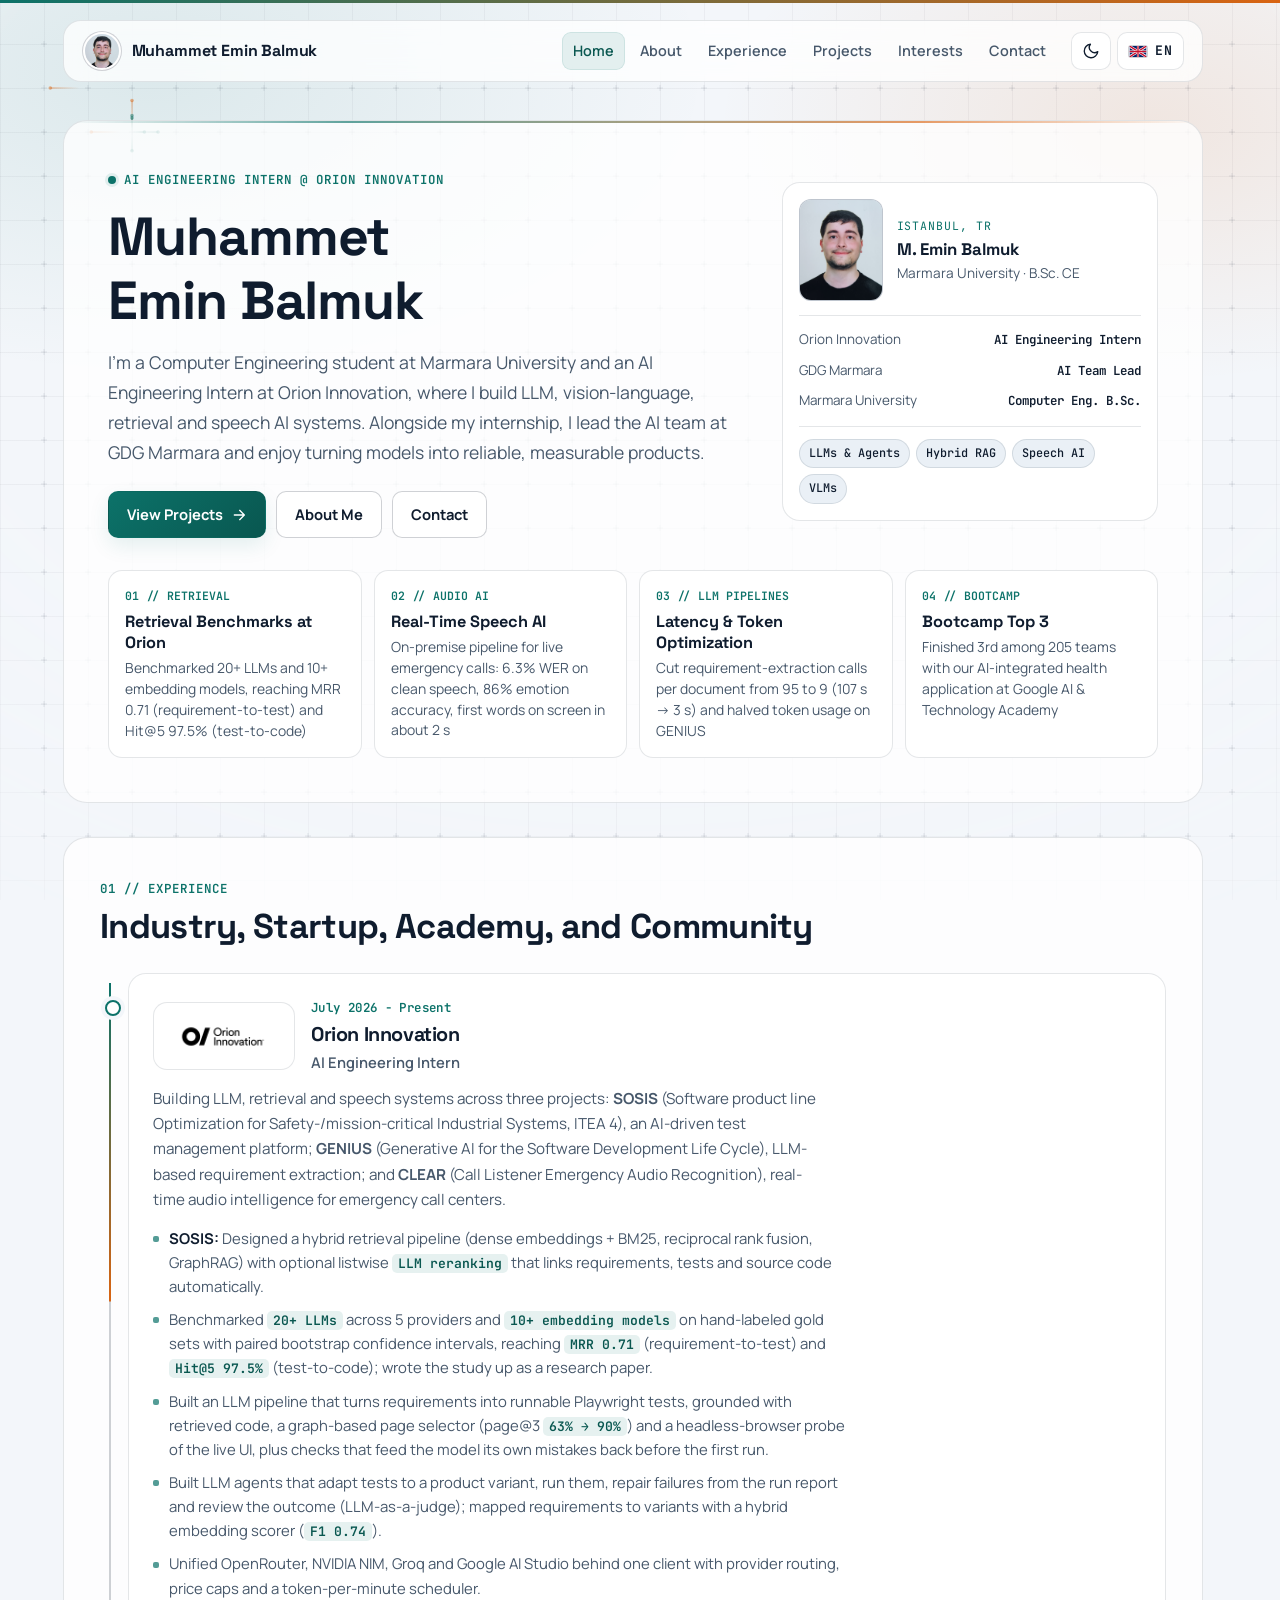
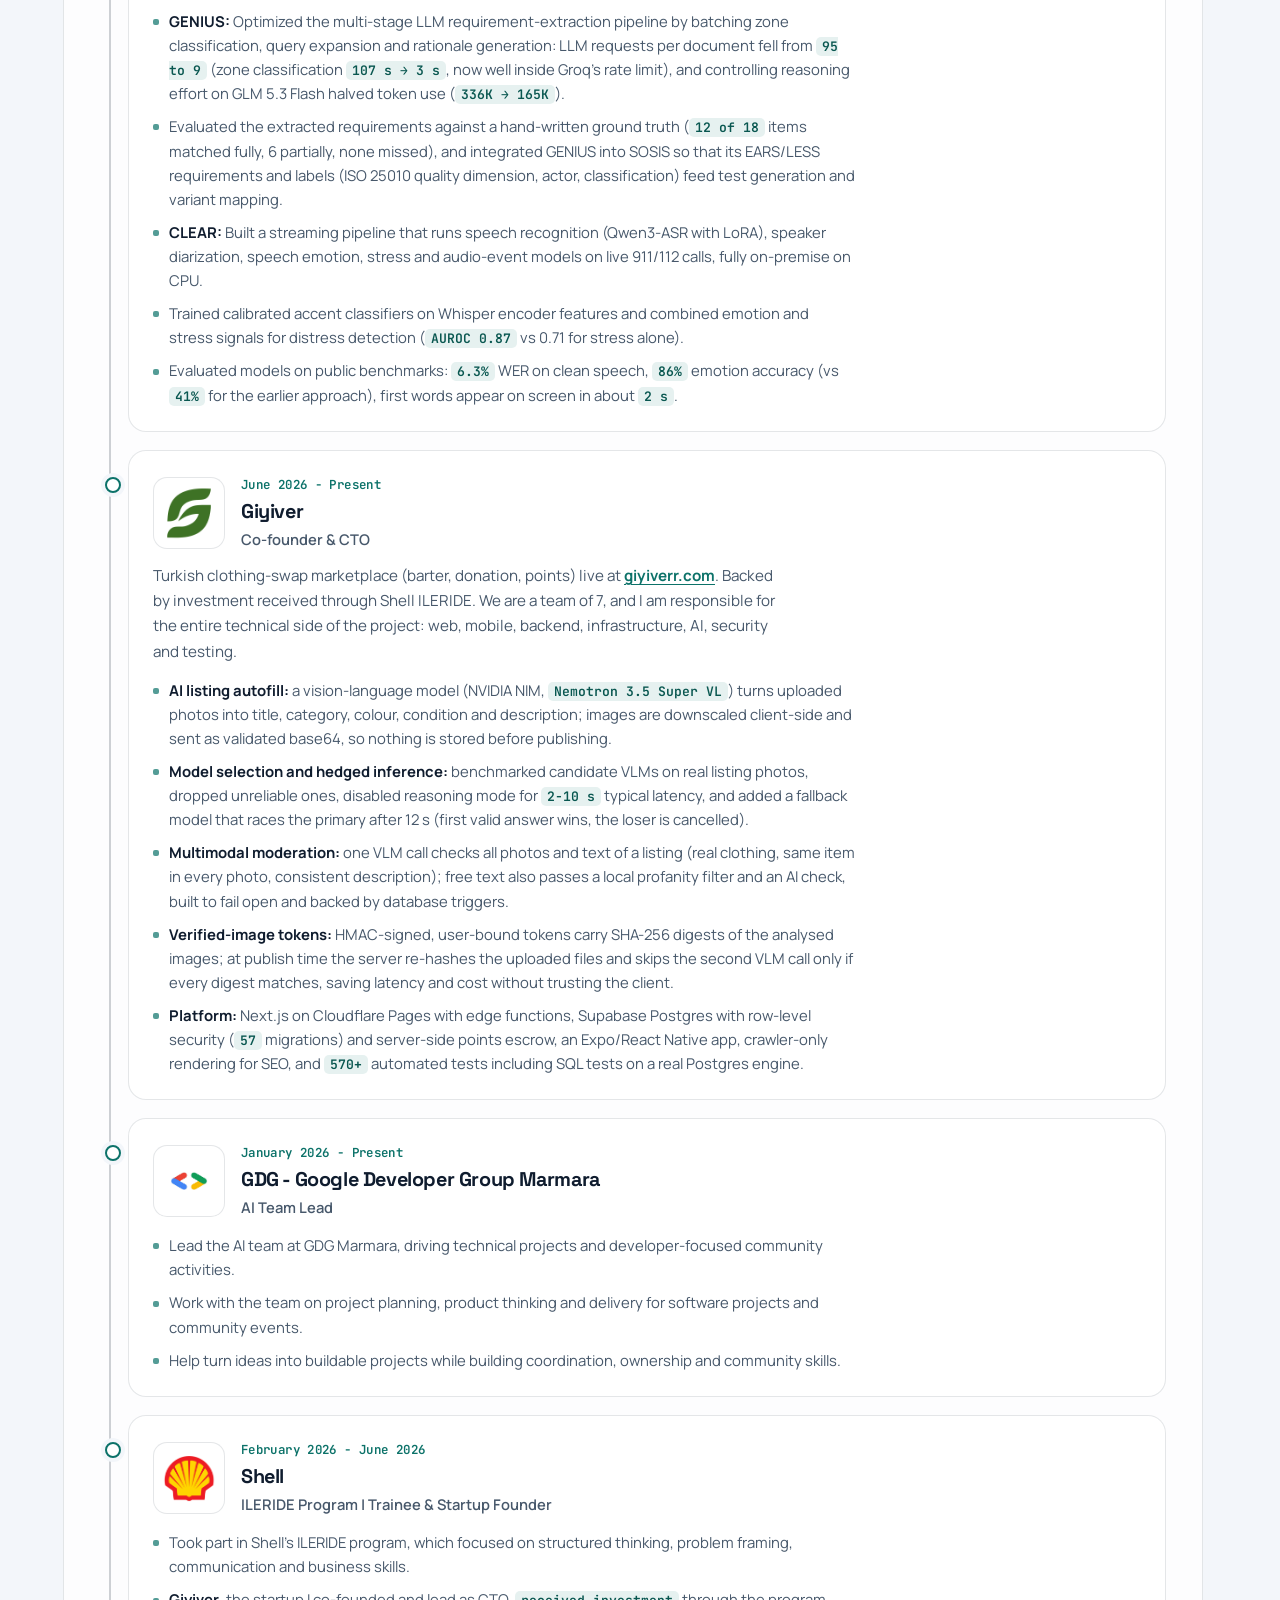
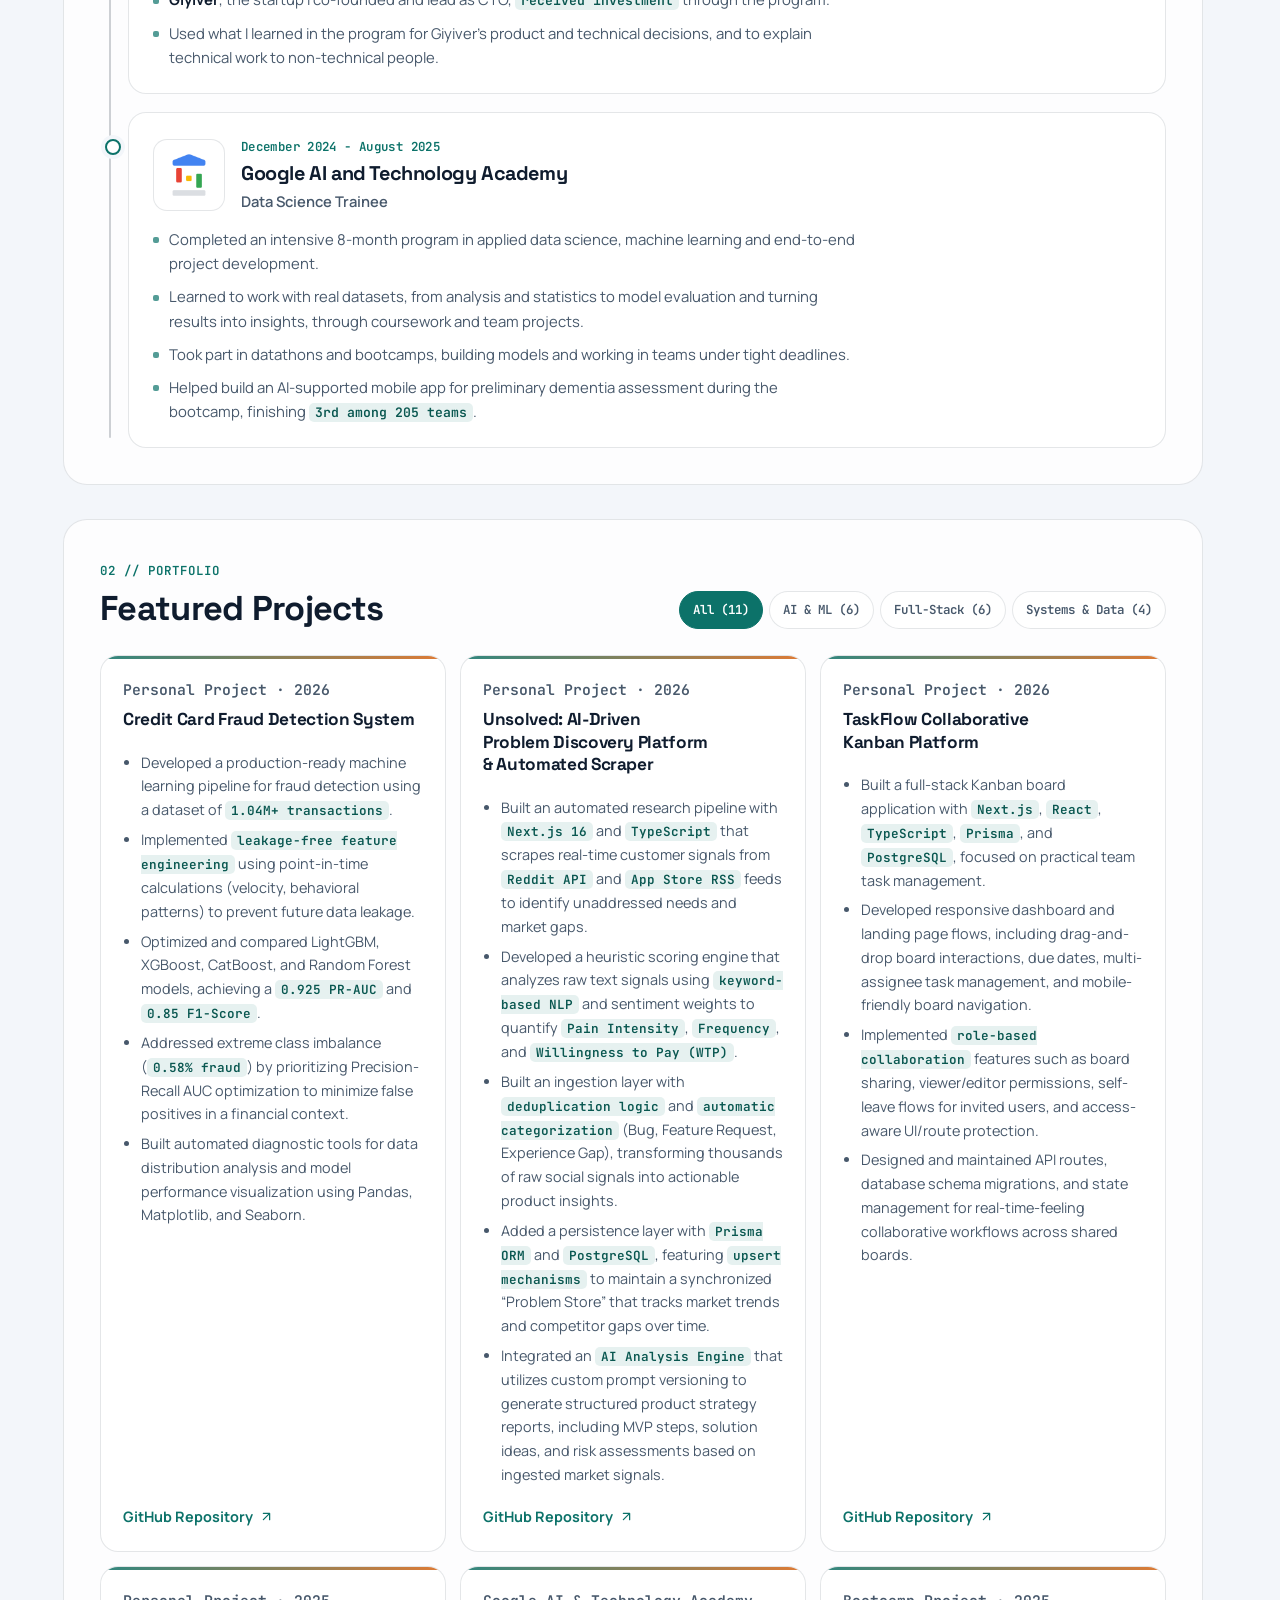
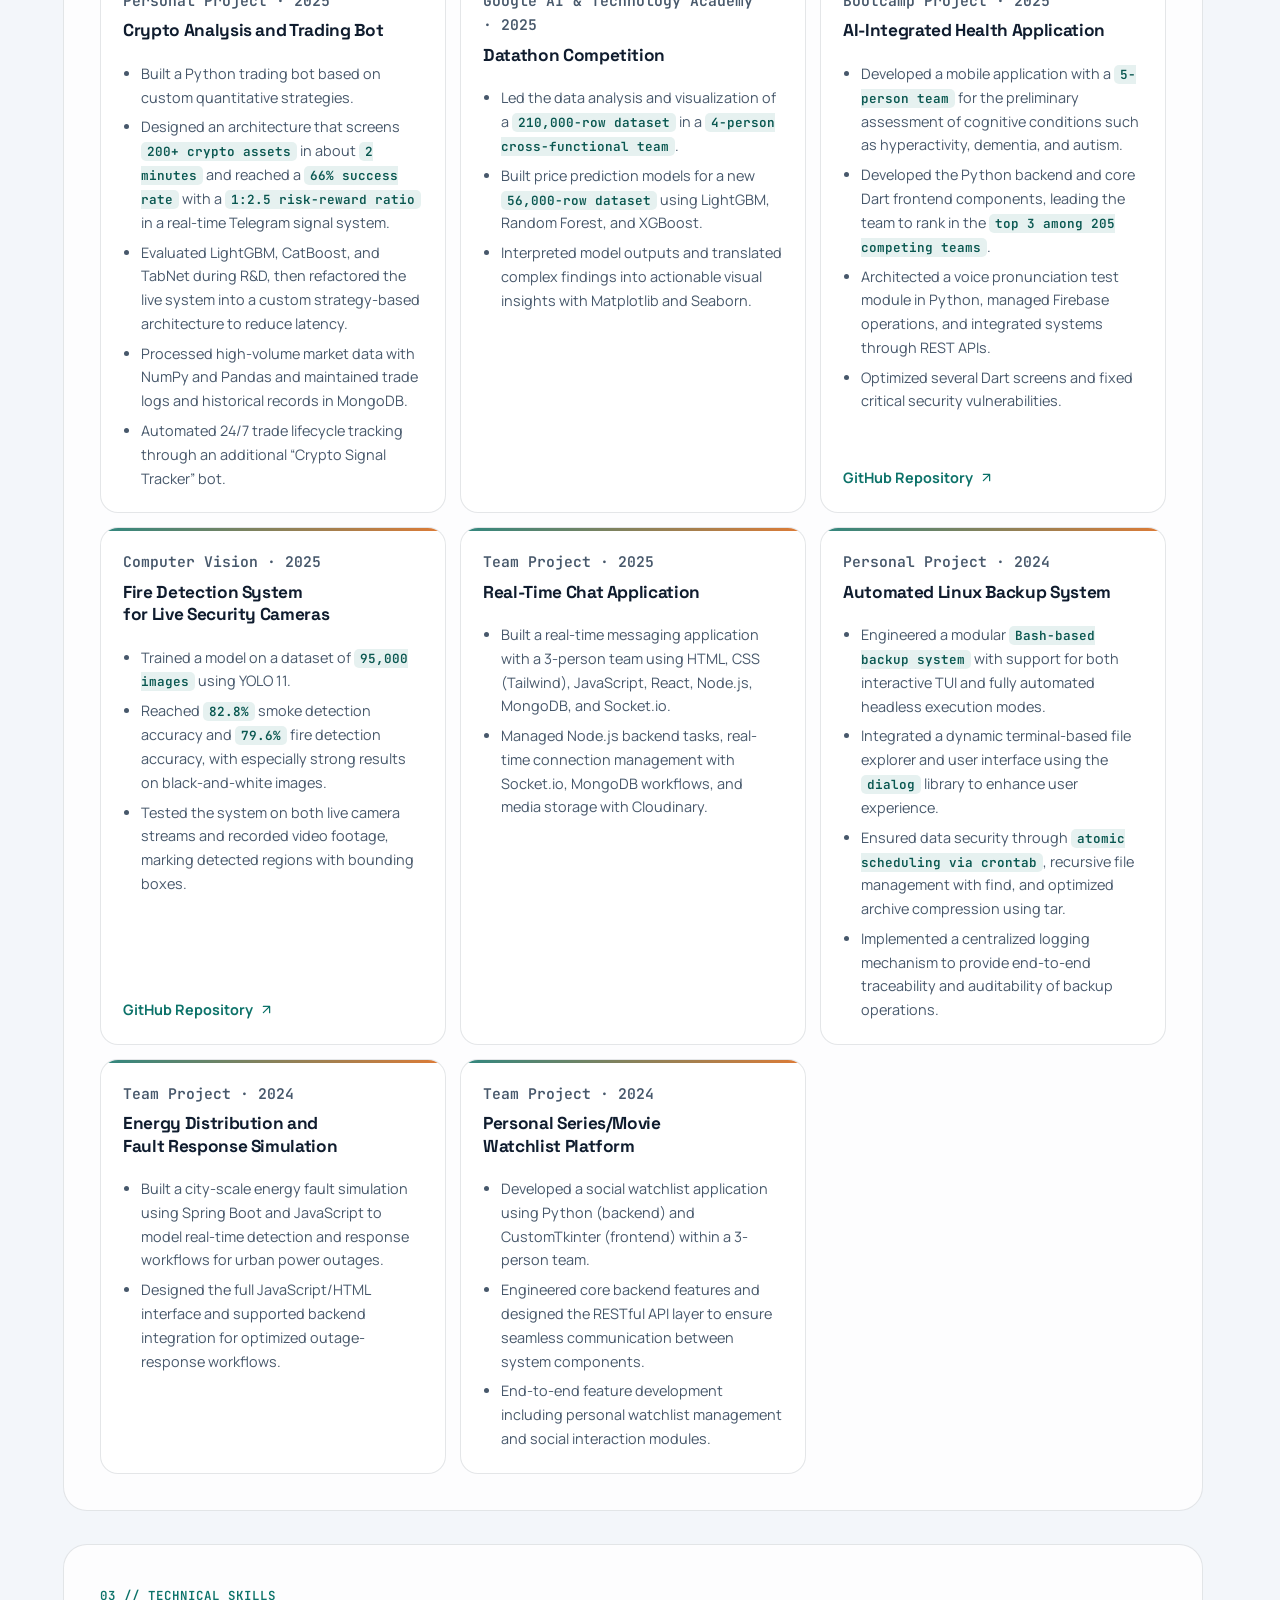
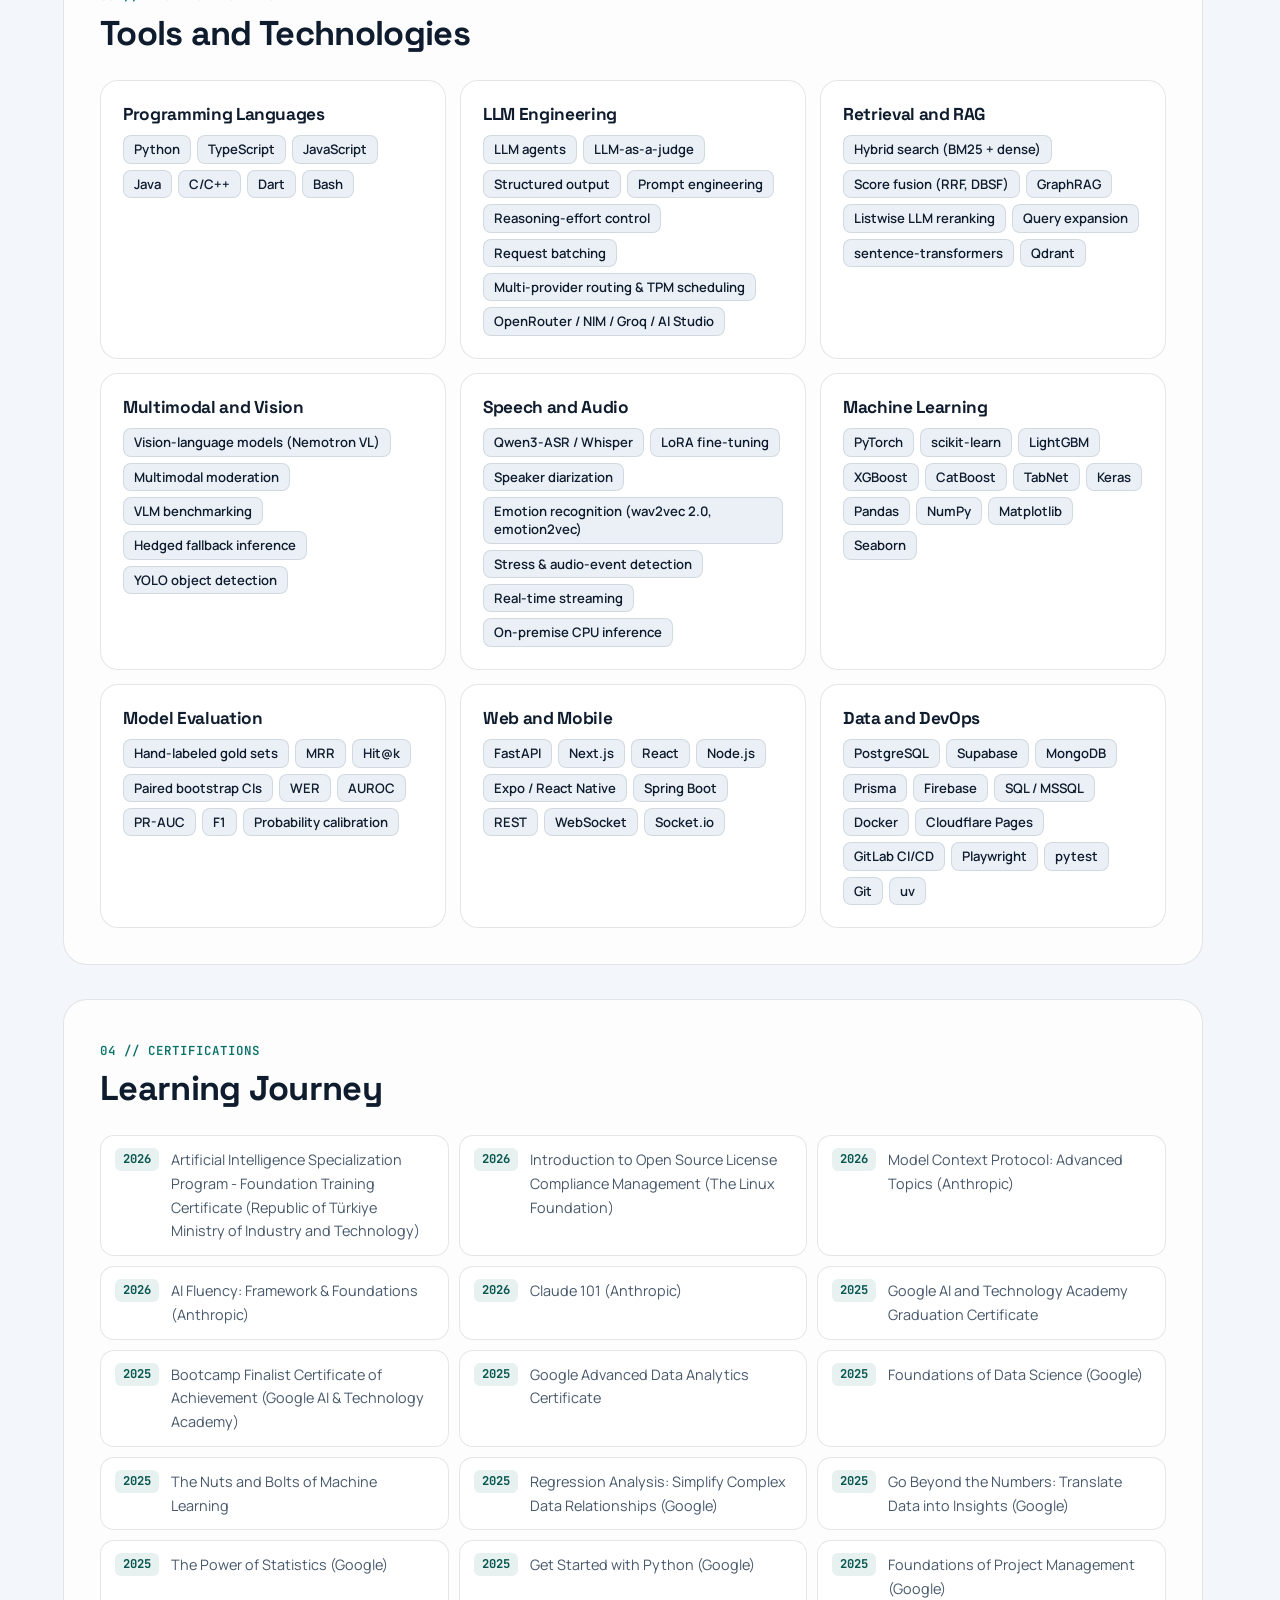
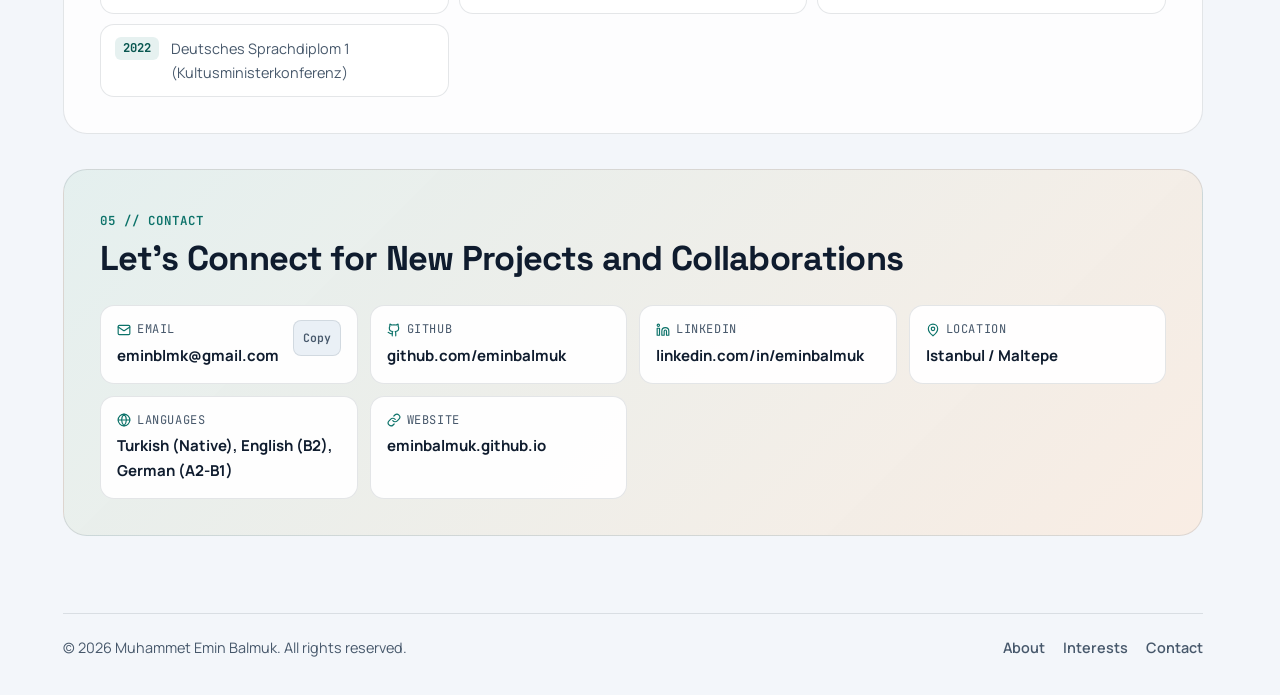
<file: index.html>
<!DOCTYPE html>
<html lang="en">
<head>
  <meta charset="UTF-8">
  <meta name="viewport" content="width=device-width, initial-scale=1.0">
  <meta name="color-scheme" content="light dark">
  <script>
    document.documentElement.classList.add("js-ready");
    try {
      var s = localStorage.getItem("color-scheme");
      if (s === "light" || s === "dark") {
        document.querySelector('meta[name="color-scheme"]').content = s;
      }
    } catch (_e) {}
  </script>
  <meta name="description" content="Muhammet Emin Balmuk - Computer Engineering student and AI Engineering Intern at Orion Innovation, building LLM, retrieval, vision-language and speech AI systems.">
  <title>Muhammet Emin Balmuk | Portfolio</title>
  <link rel="preconnect" href="https://fonts.googleapis.com">
  <link rel="preconnect" href="https://fonts.gstatic.com" crossorigin>
  <link href="https://fonts.googleapis.com/css2?family=JetBrains+Mono:wght@500;600&family=Manrope:wght@400;500;600;700&family=Space+Grotesk:wght@500;700&display=swap" rel="stylesheet">
  <link rel="stylesheet" href="styles/style.css?v=20261115-2">
</head>
<body>
  <div class="scroll-progress" aria-hidden="true"></div>
  <div class="page-bg" aria-hidden="true"></div>
  <canvas class="bg-canvas" aria-hidden="true"></canvas>
  <a class="skip-link visually-hidden" href="#main-content">Skip to main content</a>
  <div id="live-announcer" class="visually-hidden" aria-live="polite" aria-atomic="true"></div>

  <header class="site-header">
    <div class="header-inner">
      <a class="brand" href="index.html" aria-label="Muhammet Emin Balmuk Home">
        <span class="brand-avatar" aria-hidden="true">
          <img src="images/profil.jpeg" alt="" width="40" height="40">
        </span>
        <span class="brand-name">Muhammet Emin Balmuk</span>
      </a>
      <nav class="site-nav" aria-label="Primary">
        <button class="menu-button" type="button" popovertarget="site-menu" popovertargetaction="toggle" aria-controls="site-menu">
          <svg aria-hidden="true" viewBox="0 0 24 24" fill="none" stroke="currentColor" stroke-width="2" stroke-linecap="round">
            <path d="M4 7h16M4 12h16M4 17h16"/>
          </svg>
          <span>Menu</span>
        </button>
        <ul id="site-menu" class="site-menu" popover="auto">
          <li><a href="index.html" aria-current="page">Home</a></li>
          <li><a href="about.html">About</a></li>
          <li><a href="#experience">Experience</a></li>
          <li><a href="#projects">Projects</a></li>
          <li><a href="interests.html">Interests</a></li>
          <li><a href="#contact">Contact</a></li>
        </ul>
      </nav>
      <div class="header-actions">
        <button class="icon-btn theme-toggle" type="button" aria-label="Switch to dark theme" title="Switch to dark theme">
          <svg class="icon-sun" aria-hidden="true" viewBox="0 0 24 24" fill="none" stroke="currentColor" stroke-width="1.8" stroke-linecap="round" stroke-linejoin="round">
            <circle cx="12" cy="12" r="4"/>
            <path d="M12 2v2M12 20v2M4.93 4.93l1.41 1.41M17.66 17.66l1.41 1.41M2 12h2M20 12h2M6.34 17.66l-1.41 1.41M19.07 4.93l-1.41 1.41"/>
          </svg>
          <svg class="icon-moon" aria-hidden="true" viewBox="0 0 24 24" fill="none" stroke="currentColor" stroke-width="1.8" stroke-linecap="round" stroke-linejoin="round">
            <path d="M21 12.79A9 9 0 1 1 11.21 3a7 7 0 0 0 9.79 9.79z"/>
          </svg>
        </button>
        <button class="lang-toggle" type="button" aria-label="Switch language" title="Switch language"><span class="lang-flag" aria-hidden="true"></span><span class="lang-code">EN</span></button>
      </div>
    </div>
  </header>

  <main id="main-content" tabindex="-1">
    <section class="hero reveal">
      <div class="hero-grid">
        <div class="hero-copy">
          <p class="eyebrow"><span class="status-dot" aria-hidden="true"></span>AI Engineering Intern @ Orion Innovation</p>
          <h1>Muhammet Emin Balmuk</h1>
          <p class="lead">
            I'm a Computer Engineering student at Marmara University and an AI Engineering Intern at Orion Innovation,
            where I build LLM, vision-language, retrieval and speech AI systems. Alongside my internship, I lead the
            AI team at GDG Marmara and enjoy turning models into reliable, measurable products.
          </p>
          <div class="cta-row">
            <a class="btn btn-primary" href="#projects">
              <span>View Projects</span>
              <svg aria-hidden="true" viewBox="0 0 24 24" fill="none" stroke="currentColor" stroke-width="2" stroke-linecap="round" stroke-linejoin="round">
                <path d="M5 12h14M13 5l7 7-7 7"/>
              </svg>
            </a>
            <a class="btn btn-ghost" href="about.html">About Me</a>
            <a class="btn btn-ghost" href="#contact">Contact</a>
          </div>
        </div>

        <aside class="hero-profile" aria-label="Profile overview">
          <div class="hero-portrait-wrap">
            <div class="hero-portrait">
              <img src="images/profil.jpeg" alt="Muhammet Emin Balmuk" width="1695" height="2089" fetchpriority="high">
            </div>
            <div class="hero-identity">
              <p class="hero-identity-label">Istanbul, TR</p>
              <strong>M. Emin Balmuk</strong>
              <span>Marmara University &middot; B.Sc. CE</span>
            </div>
          </div>
          <ul class="hero-roles">
            <li><span>Orion Innovation</span><strong>AI Engineering Intern</strong></li>
            <li><span>GDG Marmara</span><strong>AI Team Lead</strong></li>
            <li><span>Marmara University</span><strong>Computer Eng. B.Sc.</strong></li>
          </ul>
          <ul class="hero-focus-tags" aria-label="Core engineering focus">
            <li>LLMs &amp; Agents</li>
            <li>Hybrid RAG</li>
            <li>Speech AI</li>
            <li>VLMs</li>
          </ul>
        </aside>
      </div>

      <ul class="quick-stats">
        <li>
          <span class="stat-index">01 // RETRIEVAL</span>
          <strong>Retrieval Benchmarks at Orion</strong>
          <span>Benchmarked 20+ LLMs and 10+ embedding models, reaching MRR 0.71 (requirement-to-test) and Hit@5 97.5% (test-to-code)</span>
        </li>
        <li>
          <span class="stat-index">02 // AUDIO AI</span>
          <strong>Real-Time Speech AI</strong>
          <span>On-premise pipeline for live emergency calls: 6.3% WER on clean speech, 86% emotion accuracy, first words on screen in about 2 s</span>
        </li>
        <li>
          <span class="stat-index">03 // LLM PIPELINES</span>
          <strong>Latency &amp; Token Optimization</strong>
          <span>Cut requirement-extraction calls per document from 95 to 9 (107 s &rarr; 3 s) and halved token usage on GENIUS</span>
        </li>
        <li>
          <span class="stat-index">04 // BOOTCAMP</span>
          <strong>Bootcamp Top 3</strong>
          <span>Finished 3rd among 205 teams with our AI-integrated health application at Google AI &amp; Technology Academy</span>
        </li>
      </ul>
    </section>

    <section id="experience" class="section reveal" tabindex="-1">
      <div class="section-head">
        <div class="section-head-copy">
          <p class="eyebrow">01 // Experience</p>
          <h2>Industry, Startup, Academy, and Community</h2>
        </div>
      </div>
      <div class="timeline">
        <div class="timeline-progress" aria-hidden="true"></div>
        <article class="role-card">
          <div class="role-head">
            <div class="role-logo-box role-logo-box--wide">
              <img src="images/orion.png" alt="Orion Innovation" width="800" height="480" loading="lazy">
            </div>
            <div class="role-meta">
              <p class="timeline-date">July 2026 - Present</p>
              <h3>Orion Innovation</h3>
              <p class="role-title">AI Engineering Intern</p>
            </div>
          </div>
          <p>
            Building LLM, retrieval and speech systems across three projects: <strong>SOSIS</strong> (Software product line Optimization for Safety-/mission-critical Industrial Systems, ITEA 4), an AI-driven test management platform; <strong>GENIUS</strong> (Generative AI for the Software Development Life Cycle), LLM-based requirement extraction; and <strong>CLEAR</strong> (Call Listener Emergency Audio Recognition), real-time audio intelligence for emergency call centers.
          </p>
          <ul>
            <li><strong>SOSIS:</strong> Designed a hybrid retrieval pipeline (dense embeddings + BM25, reciprocal rank fusion, GraphRAG) with optional listwise <span class="metric">LLM reranking</span> that links requirements, tests and source code automatically.</li>
            <li>Benchmarked <span class="metric">20+ LLMs</span> across 5 providers and <span class="metric">10+ embedding models</span> on hand-labeled gold sets with paired bootstrap confidence intervals, reaching <span class="metric">MRR 0.71</span> (requirement-to-test) and <span class="metric">Hit@5 97.5%</span> (test-to-code); wrote the study up as a research paper.</li>
            <li>Built an LLM pipeline that turns requirements into runnable Playwright tests, grounded with retrieved code, a graph-based page selector (page@3 <span class="metric">63% &rarr; 90%</span>) and a headless-browser probe of the live UI, plus checks that feed the model its own mistakes back before the first run.</li>
            <li>Built LLM agents that adapt tests to a product variant, run them, repair failures from the run report and review the outcome (LLM-as-a-judge); mapped requirements to variants with a hybrid embedding scorer (<span class="metric">F1 0.74</span>).</li>
            <li>Unified OpenRouter, NVIDIA NIM, Groq and Google AI Studio behind one client with provider routing, price caps and a token-per-minute scheduler.</li>
            <li><strong>GENIUS:</strong> Optimized the multi-stage LLM requirement-extraction pipeline by batching zone classification, query expansion and rationale generation: LLM requests per document fell from <span class="metric">95 to 9</span> (zone classification <span class="metric">107 s &rarr; 3 s</span>, now well inside Groq's rate limit), and controlling reasoning effort on GLM 5.3 Flash halved token use (<span class="metric">336K &rarr; 165K</span>).</li>
            <li>Evaluated the extracted requirements against a hand-written ground truth (<span class="metric">12 of 18</span> items matched fully, 6 partially, none missed), and integrated GENIUS into SOSIS so that its EARS/LESS requirements and labels (ISO 25010 quality dimension, actor, classification) feed test generation and variant mapping.</li>
            <li><strong>CLEAR:</strong> Built a streaming pipeline that runs speech recognition (Qwen3-ASR with LoRA), speaker diarization, speech emotion, stress and audio-event models on live 911/112 calls, fully on-premise on CPU.</li>
            <li>Trained calibrated accent classifiers on Whisper encoder features and combined emotion and stress signals for distress detection (<span class="metric">AUROC 0.87</span> vs 0.71 for stress alone).</li>
            <li>Evaluated models on public benchmarks: <span class="metric">6.3%</span> WER on clean speech, <span class="metric">86%</span> emotion accuracy (vs <span class="metric">41%</span> for the earlier approach), first words appear on screen in about <span class="metric">2 s</span>.</li>
          </ul>
        </article>

        <article class="role-card">
          <div class="role-head">
            <div class="role-logo-box">
              <img src="images/giyiver.png" alt="Giyiver" width="512" height="512" loading="lazy">
            </div>
            <div class="role-meta">
              <p class="timeline-date">June 2026 - Present</p>
              <h3>Giyiver</h3>
              <p class="role-title">Co-founder &amp; CTO</p>
            </div>
          </div>
          <p>
            Turkish clothing-swap marketplace (barter, donation, points) live at <a href="https://giyiverr.com" target="_blank" rel="noopener noreferrer">giyiverr.com</a>. Backed by investment received through Shell ILERIDE. We are a team of 7, and I am responsible for the entire technical side of the project: web, mobile, backend, infrastructure, AI, security and testing.
          </p>
          <ul>
            <li><strong>AI listing autofill:</strong> a vision-language model (NVIDIA NIM, <span class="metric">Nemotron 3.5 Super VL</span>) turns uploaded photos into title, category, colour, condition and description; images are downscaled client-side and sent as validated base64, so nothing is stored before publishing.</li>
            <li><strong>Model selection and hedged inference:</strong> benchmarked candidate VLMs on real listing photos, dropped unreliable ones, disabled reasoning mode for <span class="metric">2-10 s</span> typical latency, and added a fallback model that races the primary after 12 s (first valid answer wins, the loser is cancelled).</li>
            <li><strong>Multimodal moderation:</strong> one VLM call checks all photos and text of a listing (real clothing, same item in every photo, consistent description); free text also passes a local profanity filter and an AI check, built to fail open and backed by database triggers.</li>
            <li><strong>Verified-image tokens:</strong> HMAC-signed, user-bound tokens carry SHA-256 digests of the analysed images; at publish time the server re-hashes the uploaded files and skips the second VLM call only if every digest matches, saving latency and cost without trusting the client.</li>
            <li><strong>Platform:</strong> Next.js on Cloudflare Pages with edge functions, Supabase Postgres with row-level security (<span class="metric">57</span> migrations) and server-side points escrow, an Expo/React Native app, crawler-only rendering for SEO, and <span class="metric">570+</span> automated tests including SQL tests on a real Postgres engine.</li>
          </ul>
        </article>

        <article class="role-card">
          <div class="role-head">
            <div class="role-logo-box">
              <img src="images/gdg.png" alt="GDG Marmara" width="2160" height="2160" loading="lazy">
            </div>
            <div class="role-meta">
              <p class="timeline-date">January 2026 - Present</p>
              <h3>GDG - Google Developer Group Marmara</h3>
              <p class="role-title">AI Team Lead</p>
            </div>
          </div>
          <ul>
            <li>Lead the AI team at GDG Marmara, driving technical projects and developer-focused community activities.</li>
            <li>Work with the team on project planning, product thinking and delivery for software projects and community events.</li>
            <li>Help turn ideas into buildable projects while building coordination, ownership and community skills.</li>
          </ul>
        </article>

        <article class="role-card">
          <div class="role-head">
            <div class="role-logo-box">
              <img src="images/shell.png" alt="Shell" width="1900" height="1600" loading="lazy">
            </div>
            <div class="role-meta">
              <p class="timeline-date">February 2026 - June 2026</p>
              <h3>Shell</h3>
              <p class="role-title">ILERIDE Program | Trainee &amp; Startup Founder</p>
            </div>
          </div>
          <ul>
            <li>Took part in Shell's ILERIDE program, which focused on structured thinking, problem framing, communication and business skills.</li>
            <li><strong>Giyiver</strong>, the startup I co-founded and lead as CTO, <span class="metric">received investment</span> through the program.</li>
            <li>Used what I learned in the program for Giyiver's product and technical decisions, and to explain technical work to non-technical people.</li>
          </ul>
        </article>

        <article class="role-card">
          <div class="role-head">
            <div class="role-logo-box">
              <img src="images/yzta.png" alt="Google AI and Technology Academy" width="1438" height="1438" loading="lazy">
            </div>
            <div class="role-meta">
              <p class="timeline-date">December 2024 - August 2025</p>
              <h3>Google AI and Technology Academy</h3>
              <p class="role-title">Data Science Trainee</p>
            </div>
          </div>
          <ul>
            <li>Completed an intensive 8-month program in applied data science, machine learning and end-to-end project development.</li>
            <li>Learned to work with real datasets, from analysis and statistics to model evaluation and turning results into insights, through coursework and team projects.</li>
            <li>Took part in datathons and bootcamps, building models and working in teams under tight deadlines.</li>
            <li>Helped build an AI-supported mobile app for preliminary dementia assessment during the bootcamp, finishing <span class="metric">3rd among 205 teams</span>.</li>
          </ul>
        </article>
      </div>
    </section>

    <section id="projects" class="section reveal" tabindex="-1">
      <div class="section-head">
        <div class="section-head-copy">
          <p class="eyebrow">02 // Portfolio</p>
          <h2>Featured Projects</h2>
        </div>
        <div class="filter-bar" role="group" aria-label="Filter projects by category">
          <button class="filter-btn" type="button" data-filter="all" aria-pressed="true">All (11)</button>
          <button class="filter-btn" type="button" data-filter="ai" aria-pressed="false">AI &amp; ML (6)</button>
          <button class="filter-btn" type="button" data-filter="fullstack" aria-pressed="false">Full-Stack (6)</button>
          <button class="filter-btn" type="button" data-filter="systems" aria-pressed="false">Systems &amp; Data (4)</button>
        </div>
      </div>
      <p id="project-filter-status" class="visually-hidden" aria-live="polite"></p>
      <div class="project-grid">
        <article class="project-card" data-tags="ai systems">
          <p class="project-meta">Personal Project &middot; 2026</p>
          <h3>Credit Card Fraud Detection System</h3>
          <ul>
            <li>Developed a production-ready machine learning pipeline for fraud detection using a dataset of <span class="metric">1.04M+ transactions</span>.</li>
            <li>Implemented <span class="metric">leakage-free feature engineering</span> using point-in-time calculations (velocity, behavioral patterns) to prevent future data leakage.</li>
            <li>Optimized and compared LightGBM, XGBoost, CatBoost, and Random Forest models, achieving a <span class="metric">0.925 PR-AUC</span> and <span class="metric">0.85 F1-Score</span>.</li>
            <li>Addressed extreme class imbalance (<span class="metric">0.58% fraud</span>) by prioritizing Precision-Recall AUC optimization to minimize false positives in a financial context.</li>
            <li>Built automated diagnostic tools for data distribution analysis and model performance visualization using Pandas, Matplotlib, and Seaborn.</li>
          </ul>
          <div class="project-link">
            <a href="https://github.com/eminbalmuk/fraud-detection-ml" target="_blank" rel="noopener noreferrer">
              <span>GitHub Repository</span>
              <svg aria-hidden="true" viewBox="0 0 24 24" fill="none" stroke="currentColor" stroke-width="2" stroke-linecap="round" stroke-linejoin="round"><path d="M7 17L17 7M7 7h10v10"/></svg>
            </a>
          </div>
        </article>

        <article class="project-card" data-tags="ai fullstack">
          <p class="project-meta">Personal Project &middot; 2026</p>
          <h3>Unsolved: AI-Driven Problem Discovery Platform &amp; Automated Scraper</h3>
          <ul>
            <li>Built an automated research pipeline with <span class="metric">Next.js 16</span> and <span class="metric">TypeScript</span> that scrapes real-time customer signals from <span class="metric">Reddit API</span> and <span class="metric">App Store RSS</span> feeds to identify unaddressed needs and market gaps.</li>
            <li>Developed a heuristic scoring engine that analyzes raw text signals using <span class="metric">keyword-based NLP</span> and sentiment weights to quantify <span class="metric">Pain Intensity</span>, <span class="metric">Frequency</span>, and <span class="metric">Willingness to Pay (WTP)</span>.</li>
            <li>Built an ingestion layer with <span class="metric">deduplication logic</span> and <span class="metric">automatic categorization</span> (Bug, Feature Request, Experience Gap), transforming thousands of raw social signals into actionable product insights.</li>
            <li>Added a persistence layer with <span class="metric">Prisma ORM</span> and <span class="metric">PostgreSQL</span>, featuring <span class="metric">upsert mechanisms</span> to maintain a synchronized &ldquo;Problem Store&rdquo; that tracks market trends and competitor gaps over time.</li>
            <li>Integrated an <span class="metric">AI Analysis Engine</span> that utilizes custom prompt versioning to generate structured product strategy reports, including MVP steps, solution ideas, and risk assessments based on ingested market signals.</li>
          </ul>
          <div class="project-link">
            <a href="https://github.com/eminbalmuk/Unsolved-AI" target="_blank" rel="noopener noreferrer">
              <span>GitHub Repository</span>
              <svg aria-hidden="true" viewBox="0 0 24 24" fill="none" stroke="currentColor" stroke-width="2" stroke-linecap="round" stroke-linejoin="round"><path d="M7 17L17 7M7 7h10v10"/></svg>
            </a>
          </div>
        </article>

        <article class="project-card" data-tags="fullstack">
          <p class="project-meta">Personal Project &middot; 2026</p>
          <h3>TaskFlow Collaborative Kanban Platform</h3>
          <ul>
            <li>Built a full-stack Kanban board application with <span class="metric">Next.js</span>, <span class="metric">React</span>, <span class="metric">TypeScript</span>, <span class="metric">Prisma</span>, and <span class="metric">PostgreSQL</span>, focused on practical team task management.</li>
            <li>Developed responsive dashboard and landing page flows, including drag-and-drop board interactions, due dates, multi-assignee task management, and mobile-friendly board navigation.</li>
            <li>Implemented <span class="metric">role-based collaboration</span> features such as board sharing, viewer/editor permissions, self-leave flows for invited users, and access-aware UI/route protection.</li>
            <li>Designed and maintained API routes, database schema migrations, and state management for real-time-feeling collaborative workflows across shared boards.</li>
          </ul>
          <div class="project-link">
            <a href="https://github.com/eminbalmuk/taskflow-kanban" target="_blank" rel="noopener noreferrer">
              <span>GitHub Repository</span>
              <svg aria-hidden="true" viewBox="0 0 24 24" fill="none" stroke="currentColor" stroke-width="2" stroke-linecap="round" stroke-linejoin="round"><path d="M7 17L17 7M7 7h10v10"/></svg>
            </a>
          </div>
        </article>

        <article class="project-card" data-tags="ai systems">
          <p class="project-meta">Personal Project &middot; 2025</p>
          <h3>Crypto Analysis and Trading Bot</h3>
          <ul>
            <li>Built a Python trading bot based on custom quantitative strategies.</li>
            <li>Designed an architecture that screens <span class="metric">200+ crypto assets</span> in about <span class="metric">2 minutes</span> and reached a <span class="metric">66% success rate</span> with a <span class="metric">1:2.5 risk-reward ratio</span> in a real-time Telegram signal system.</li>
            <li>Evaluated LightGBM, CatBoost, and TabNet during R&amp;D, then refactored the live system into a custom strategy-based architecture to reduce latency.</li>
            <li>Processed high-volume market data with NumPy and Pandas and maintained trade logs and historical records in MongoDB.</li>
            <li>Automated 24/7 trade lifecycle tracking through an additional &ldquo;Crypto Signal Tracker&rdquo; bot.</li>
          </ul>
        </article>

        <article class="project-card" data-tags="ai">
          <p class="project-meta">Google AI &amp; Technology Academy &middot; 2025</p>
          <h3>Datathon Competition</h3>
          <ul>
            <li>Led the data analysis and visualization of a <span class="metric">210,000-row dataset</span> in a <span class="metric">4-person cross-functional team</span>.</li>
            <li>Built price prediction models for a new <span class="metric">56,000-row dataset</span> using LightGBM, Random Forest, and XGBoost.</li>
            <li>Interpreted model outputs and translated complex findings into actionable visual insights with Matplotlib and Seaborn.</li>
          </ul>
        </article>

        <article class="project-card" data-tags="ai fullstack">
          <p class="project-meta">Bootcamp Project &middot; 2025</p>
          <h3>AI-Integrated Health Application</h3>
          <ul>
            <li>Developed a mobile application with a <span class="metric">5-person team</span> for the preliminary assessment of cognitive conditions such as hyperactivity, dementia, and autism.</li>
            <li>Developed the Python backend and core Dart frontend components, leading the team to rank in the <span class="metric">top 3 among 205 competing teams</span>.</li>
            <li>Architected a voice pronunciation test module in Python, managed Firebase operations, and integrated systems through REST APIs.</li>
            <li>Optimized several Dart screens and fixed critical security vulnerabilities.</li>
          </ul>
          <div class="project-link">
            <a href="https://github.com/BBBeyza/YZTA_YapayZeka_Grup-132" target="_blank" rel="noopener noreferrer">
              <span>GitHub Repository</span>
              <svg aria-hidden="true" viewBox="0 0 24 24" fill="none" stroke="currentColor" stroke-width="2" stroke-linecap="round" stroke-linejoin="round"><path d="M7 17L17 7M7 7h10v10"/></svg>
            </a>
          </div>
        </article>

        <article class="project-card" data-tags="ai">
          <p class="project-meta">Computer Vision &middot; 2025</p>
          <h3>Fire Detection System for Live Security Cameras</h3>
          <ul>
            <li>Trained a model on a dataset of <span class="metric">95,000 images</span> using YOLO 11.</li>
            <li>Reached <span class="metric">82.8%</span> smoke detection accuracy and <span class="metric">79.6%</span> fire detection accuracy, with especially strong results on black-and-white images.</li>
            <li>Tested the system on both live camera streams and recorded video footage, marking detected regions with bounding boxes.</li>
          </ul>
          <div class="project-link">
            <a href="https://github.com/eminbalmuk/yolo-fire-and-smoke-detection" target="_blank" rel="noopener noreferrer">
              <span>GitHub Repository</span>
              <svg aria-hidden="true" viewBox="0 0 24 24" fill="none" stroke="currentColor" stroke-width="2" stroke-linecap="round" stroke-linejoin="round"><path d="M7 17L17 7M7 7h10v10"/></svg>
            </a>
          </div>
        </article>

        <article class="project-card" data-tags="fullstack">
          <p class="project-meta">Team Project &middot; 2025</p>
          <h3>Real-Time Chat Application</h3>
          <ul>
            <li>Built a real-time messaging application with a 3-person team using HTML, CSS (Tailwind), JavaScript, React, Node.js, MongoDB, and Socket.io.</li>
            <li>Managed Node.js backend tasks, real-time connection management with Socket.io, MongoDB workflows, and media storage with Cloudinary.</li>
          </ul>
        </article>

        <article class="project-card" data-tags="systems">
          <p class="project-meta">Personal Project &middot; 2024</p>
          <h3>Automated Linux Backup System</h3>
          <ul>
            <li>Engineered a modular <span class="metric">Bash-based backup system</span> with support for both interactive TUI and fully automated headless execution modes.</li>
            <li>Integrated a dynamic terminal-based file explorer and user interface using the <span class="metric">dialog</span> library to enhance user experience.</li>
            <li>Ensured data security through <span class="metric">atomic scheduling via crontab</span>, recursive file management with find, and optimized archive compression using tar.</li>
            <li>Implemented a centralized logging mechanism to provide end-to-end traceability and auditability of backup operations.</li>
          </ul>
        </article>

        <article class="project-card" data-tags="fullstack systems">
          <p class="project-meta">Team Project &middot; 2024</p>
          <h3>Energy Distribution and Fault Response Simulation</h3>
          <ul>
            <li>Built a city-scale energy fault simulation using Spring Boot and JavaScript to model real-time detection and response workflows for urban power outages.</li>
            <li>Designed the full JavaScript/HTML interface and supported backend integration for optimized outage-response workflows.</li>
          </ul>
        </article>

        <article class="project-card" data-tags="fullstack">
          <p class="project-meta">Team Project &middot; 2024</p>
          <h3>Personal Series/Movie Watchlist Platform</h3>
          <ul>
            <li>Developed a social watchlist application using Python (backend) and CustomTkinter (frontend) within a 3-person team.</li>
            <li>Engineered core backend features and designed the RESTful API layer to ensure seamless communication between system components.</li>
            <li>End-to-end feature development including personal watchlist management and social interaction modules.</li>
          </ul>
        </article>
      </div>
    </section>

    <section id="skills" class="section reveal" tabindex="-1">
      <div class="section-head">
        <div class="section-head-copy">
          <p class="eyebrow">03 // Technical Skills</p>
          <h2>Tools and Technologies</h2>
        </div>
      </div>
      <div class="focus-grid">
        <article>
          <h3>Programming Languages</h3>
          <ul class="skill-tags">
            <li>Python</li>
            <li>TypeScript</li>
            <li>JavaScript</li>
            <li>Java</li>
            <li>C/C++</li>
            <li>Dart</li>
            <li>Bash</li>
          </ul>
        </article>
        <article>
          <h3>LLM Engineering</h3>
          <ul class="skill-tags">
            <li>LLM agents</li>
            <li>LLM-as-a-judge</li>
            <li>Structured output</li>
            <li>Prompt engineering</li>
            <li>Reasoning-effort control</li>
            <li>Request batching</li>
            <li>Multi-provider routing &amp; TPM scheduling</li>
            <li>OpenRouter / NIM / Groq / AI Studio</li>
          </ul>
        </article>
        <article>
          <h3>Retrieval and RAG</h3>
          <ul class="skill-tags">
            <li>Hybrid search (BM25 + dense)</li>
            <li>Score fusion (RRF, DBSF)</li>
            <li>GraphRAG</li>
            <li>Listwise LLM reranking</li>
            <li>Query expansion</li>
            <li>sentence-transformers</li>
            <li>Qdrant</li>
          </ul>
        </article>
        <article>
          <h3>Multimodal and Vision</h3>
          <ul class="skill-tags">
            <li>Vision-language models (Nemotron VL)</li>
            <li>Multimodal moderation</li>
            <li>VLM benchmarking</li>
            <li>Hedged fallback inference</li>
            <li>YOLO object detection</li>
          </ul>
        </article>
        <article>
          <h3>Speech and Audio</h3>
          <ul class="skill-tags">
            <li>Qwen3-ASR / Whisper</li>
            <li>LoRA fine-tuning</li>
            <li>Speaker diarization</li>
            <li>Emotion recognition (wav2vec 2.0, emotion2vec)</li>
            <li>Stress &amp; audio-event detection</li>
            <li>Real-time streaming</li>
            <li>On-premise CPU inference</li>
          </ul>
        </article>
        <article>
          <h3>Machine Learning</h3>
          <ul class="skill-tags">
            <li>PyTorch</li>
            <li>scikit-learn</li>
            <li>LightGBM</li>
            <li>XGBoost</li>
            <li>CatBoost</li>
            <li>TabNet</li>
            <li>Keras</li>
            <li>Pandas</li>
            <li>NumPy</li>
            <li>Matplotlib</li>
            <li>Seaborn</li>
          </ul>
        </article>
        <article>
          <h3>Model Evaluation</h3>
          <ul class="skill-tags">
            <li>Hand-labeled gold sets</li>
            <li>MRR</li>
            <li>Hit@k</li>
            <li>Paired bootstrap CIs</li>
            <li>WER</li>
            <li>AUROC</li>
            <li>PR-AUC</li>
            <li>F1</li>
            <li>Probability calibration</li>
          </ul>
        </article>
        <article>
          <h3>Web and Mobile</h3>
          <ul class="skill-tags">
            <li>FastAPI</li>
            <li>Next.js</li>
            <li>React</li>
            <li>Node.js</li>
            <li>Expo / React Native</li>
            <li>Spring Boot</li>
            <li>REST</li>
            <li>WebSocket</li>
            <li>Socket.io</li>
          </ul>
        </article>
        <article>
          <h3>Data and DevOps</h3>
          <ul class="skill-tags">
            <li>PostgreSQL</li>
            <li>Supabase</li>
            <li>MongoDB</li>
            <li>Prisma</li>
            <li>Firebase</li>
            <li>SQL / MSSQL</li>
            <li>Docker</li>
            <li>Cloudflare Pages</li>
            <li>GitLab CI/CD</li>
            <li>Playwright</li>
            <li>pytest</li>
            <li>Git</li>
            <li>uv</li>
          </ul>
        </article>
      </div>
    </section>

    <section id="certificates" class="section reveal" tabindex="-1">
      <div class="section-head">
        <div class="section-head-copy">
          <p class="eyebrow">04 // Certifications</p>
          <h2>Learning Journey</h2>
        </div>
      </div>
      <ul class="certificate-list">
        <li><span>2026</span>Artificial Intelligence Specialization Program - Foundation Training Certificate (Republic of Türkiye Ministry of Industry and Technology)</li>
        <li><span>2026</span>Introduction to Open Source License Compliance Management (The Linux Foundation)</li>
        <li><span>2026</span>Model Context Protocol: Advanced Topics (Anthropic)</li>
        <li><span>2026</span>AI Fluency: Framework &amp; Foundations (Anthropic)</li>
        <li><span>2026</span>Claude 101 (Anthropic)</li>
        <li><span>2025</span>Google AI and Technology Academy Graduation Certificate</li>
        <li><span>2025</span>Bootcamp Finalist Certificate of Achievement (Google AI &amp; Technology Academy)</li>
        <li><span>2025</span>Google Advanced Data Analytics Certificate</li>
        <li><span>2025</span>Foundations of Data Science (Google)</li>
        <li><span>2025</span>The Nuts and Bolts of Machine Learning</li>
        <li><span>2025</span>Regression Analysis: Simplify Complex Data Relationships (Google)</li>
        <li><span>2025</span>Go Beyond the Numbers: Translate Data into Insights (Google)</li>
        <li><span>2025</span>The Power of Statistics (Google)</li>
        <li><span>2025</span>Get Started with Python (Google)</li>
        <li><span>2025</span>Foundations of Project Management (Google)</li>
        <li><span>2022</span>Deutsches Sprachdiplom 1 (Kultusministerkonferenz)</li>
      </ul>
    </section>

    <section id="contact" class="section contact reveal" tabindex="-1">
      <div class="section-head">
        <div class="section-head-copy">
          <p class="eyebrow">05 // Contact</p>
          <h2>Let's Connect for New Projects and Collaborations</h2>
        </div>
      </div>
      <div class="contact-grid">
        <div class="contact-item">
          <a class="contact-item-body contact-item-link" href="mailto:eminblmk@gmail.com">
            <span><svg aria-hidden="true" viewBox="0 0 24 24" fill="none" stroke="currentColor" stroke-width="2" stroke-linecap="round" stroke-linejoin="round"><rect x="2" y="4" width="20" height="16" rx="2"/><path d="m22 7-8.97 5.7a1.94 1.94 0 0 1-2.06 0L2 7"/></svg>Email</span>
            <strong>eminblmk@gmail.com</strong>
          </a>
          <button class="copy-btn" type="button" data-copy="eminblmk@gmail.com" aria-label="Copy email address">Copy</button>
        </div>
        <a class="contact-item" href="https://github.com/eminbalmuk" target="_blank" rel="noopener noreferrer">
          <div class="contact-item-body">
            <span><svg aria-hidden="true" viewBox="0 0 24 24" fill="none" stroke="currentColor" stroke-width="2" stroke-linecap="round" stroke-linejoin="round"><path d="M15 22v-4a4.8 4.8 0 0 0-1-3.5c3 0 6-2 6-5.5.08-1.25-.27-2.48-1-3.5.28-1.15.28-2.35 0-3.5 0 0-1 0-3 1.5-2.64-.5-5.36-.5-8 0C6 2 5 2 5 2c-.3 1.15-.3 2.35 0 3.5A5.4 5.4 0 0 0 4 9c0 3.5 3 5.5 6 5.5-.39.49-.68 1.05-.85 1.65-.17.6-.22 1.23-.15 1.85v4"/><path d="M9 18c-4.51 2-5-2-7-2"/></svg>GitHub</span>
            <strong>github.com/eminbalmuk</strong>
          </div>
        </a>
        <a class="contact-item" href="https://www.linkedin.com/in/eminbalmuk/" target="_blank" rel="noopener noreferrer">
          <div class="contact-item-body">
            <span><svg aria-hidden="true" viewBox="0 0 24 24" fill="none" stroke="currentColor" stroke-width="2" stroke-linecap="round" stroke-linejoin="round"><path d="M16 8a6 6 0 0 1 6 6v7h-4v-7a2 2 0 0 0-2-2 2 2 0 0 0-2 2v7h-4v-7a6 6 0 0 1 6-6z"/><rect x="2" y="9" width="4" height="12"/><circle cx="4" cy="4" r="2"/></svg>LinkedIn</span>
            <strong>linkedin.com/in/eminbalmuk</strong>
          </div>
        </a>
        <div class="contact-item">
          <div class="contact-item-body">
            <span><svg aria-hidden="true" viewBox="0 0 24 24" fill="none" stroke="currentColor" stroke-width="2" stroke-linecap="round" stroke-linejoin="round"><path d="M20 10c0 6-8 12-8 12s-8-6-8-12a8 8 0 0 1 16 0Z"/><circle cx="12" cy="10" r="3"/></svg>Location</span>
            <strong>Istanbul / Maltepe</strong>
          </div>
        </div>
        <div class="contact-item">
          <div class="contact-item-body">
            <span><svg aria-hidden="true" viewBox="0 0 24 24" fill="none" stroke="currentColor" stroke-width="2" stroke-linecap="round" stroke-linejoin="round"><circle cx="12" cy="12" r="10"/><path d="M12 2a14.5 14.5 0 0 0 0 20 14.5 14.5 0 0 0 0-20"/><path d="M2 12h20"/></svg>Languages</span>
            <strong>Turkish (Native), English (B2), German (A2-B1)</strong>
          </div>
        </div>
        <a class="contact-item" href="https://eminbalmuk.github.io" target="_blank" rel="noopener noreferrer">
          <div class="contact-item-body">
            <span><svg aria-hidden="true" viewBox="0 0 24 24" fill="none" stroke="currentColor" stroke-width="2" stroke-linecap="round" stroke-linejoin="round"><path d="M10 13a5 5 0 0 0 7.54.54l3-3a5 5 0 0 0-7.07-7.07l-1.72 1.71"/><path d="M14 11a5 5 0 0 0-7.54-.54l-3 3a5 5 0 0 0 7.07 7.07l1.71-1.71"/></svg>Website</span>
            <strong>eminbalmuk.github.io</strong>
          </div>
        </a>
      </div>
    </section>
  </main>

  <footer class="site-footer">
    <p>&copy; 2026 Muhammet Emin Balmuk. All rights reserved.</p>
    <ul class="footer-links">
      <li><a href="about.html">About</a></li>
      <li><a href="interests.html">Interests</a></li>
      <li><a href="contact.html">Contact</a></li>
    </ul>
  </footer>

  <button class="to-top" type="button" aria-label="Back to top">
    <svg aria-hidden="true" viewBox="0 0 24 24" fill="none" stroke="currentColor" stroke-width="2.2" stroke-linecap="round" stroke-linejoin="round"><path d="m18 15-6-6-6 6"/></svg>
    <span>Top</span>
  </button>

  <script src="scripts/language.js?v=20261115-2" defer></script>
  <script src="scripts/main.js?v=20261115-2" defer></script>
</body>
</html>
</file>
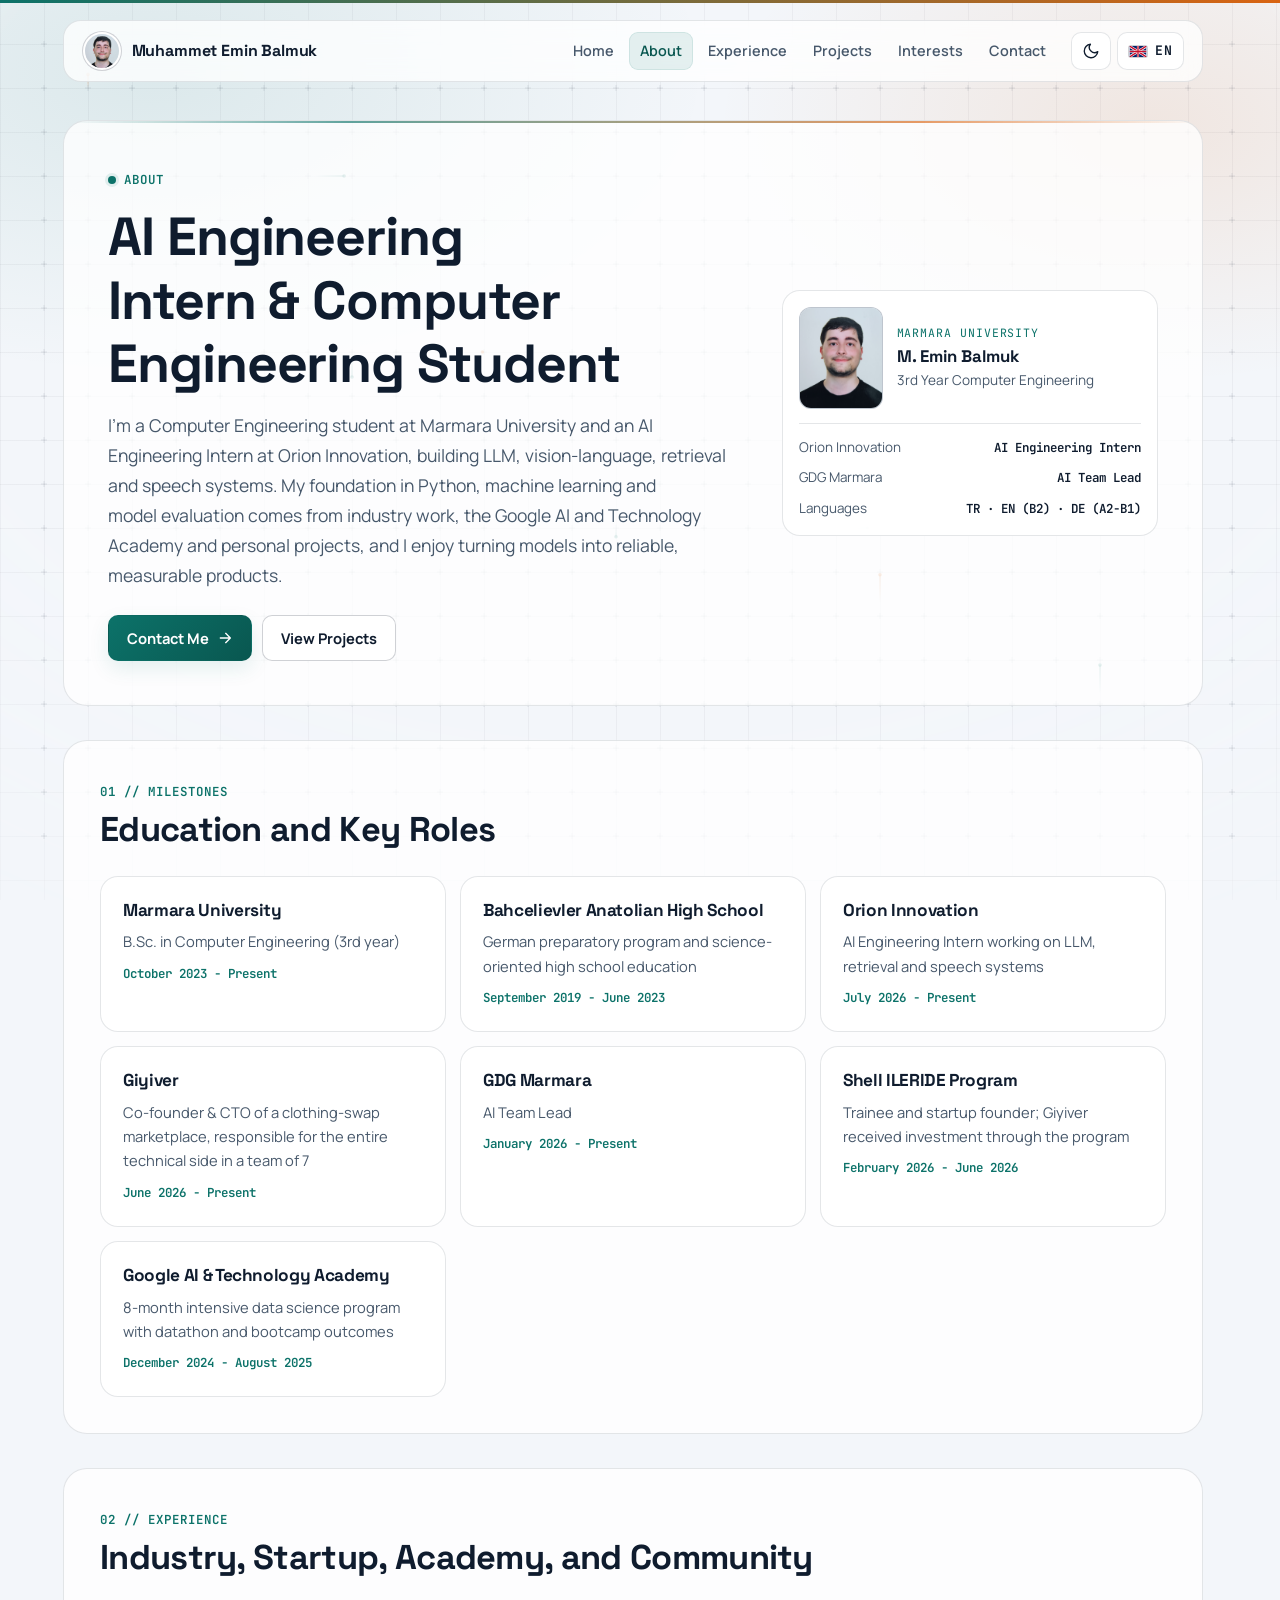
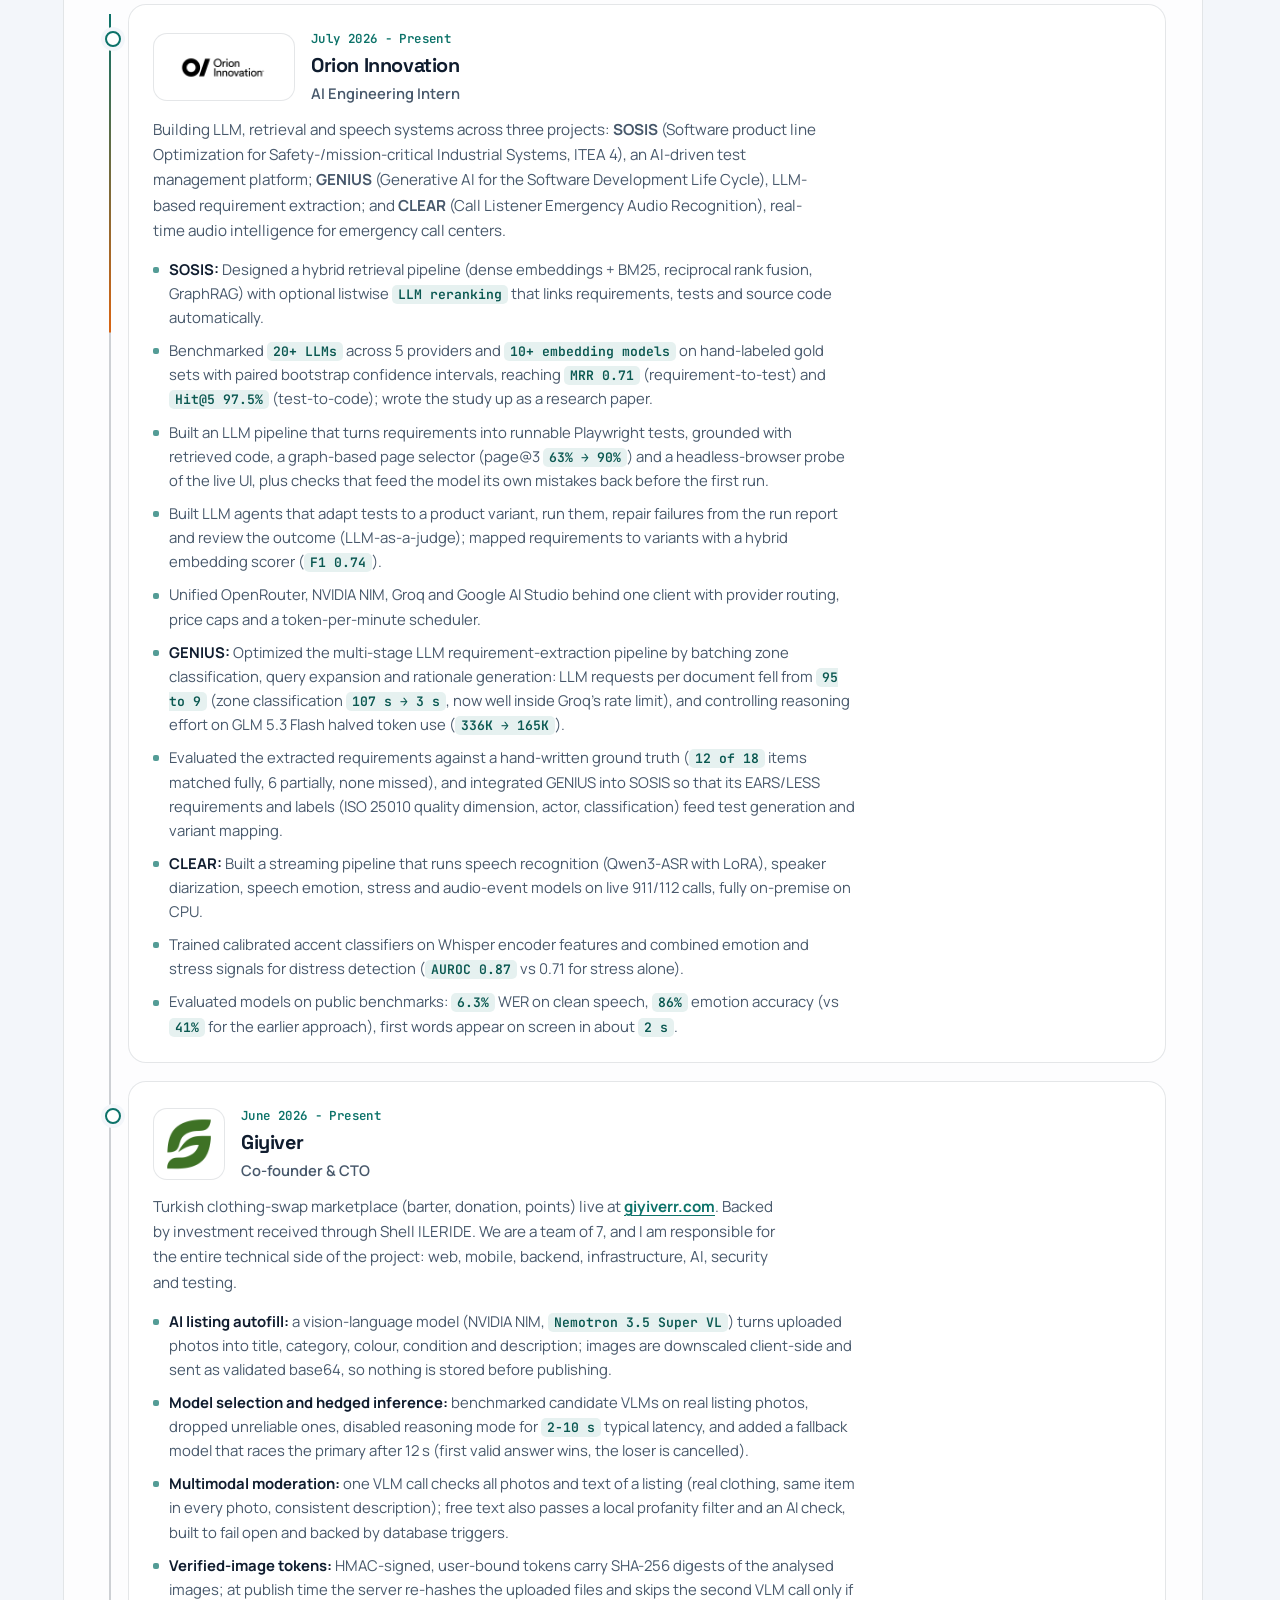
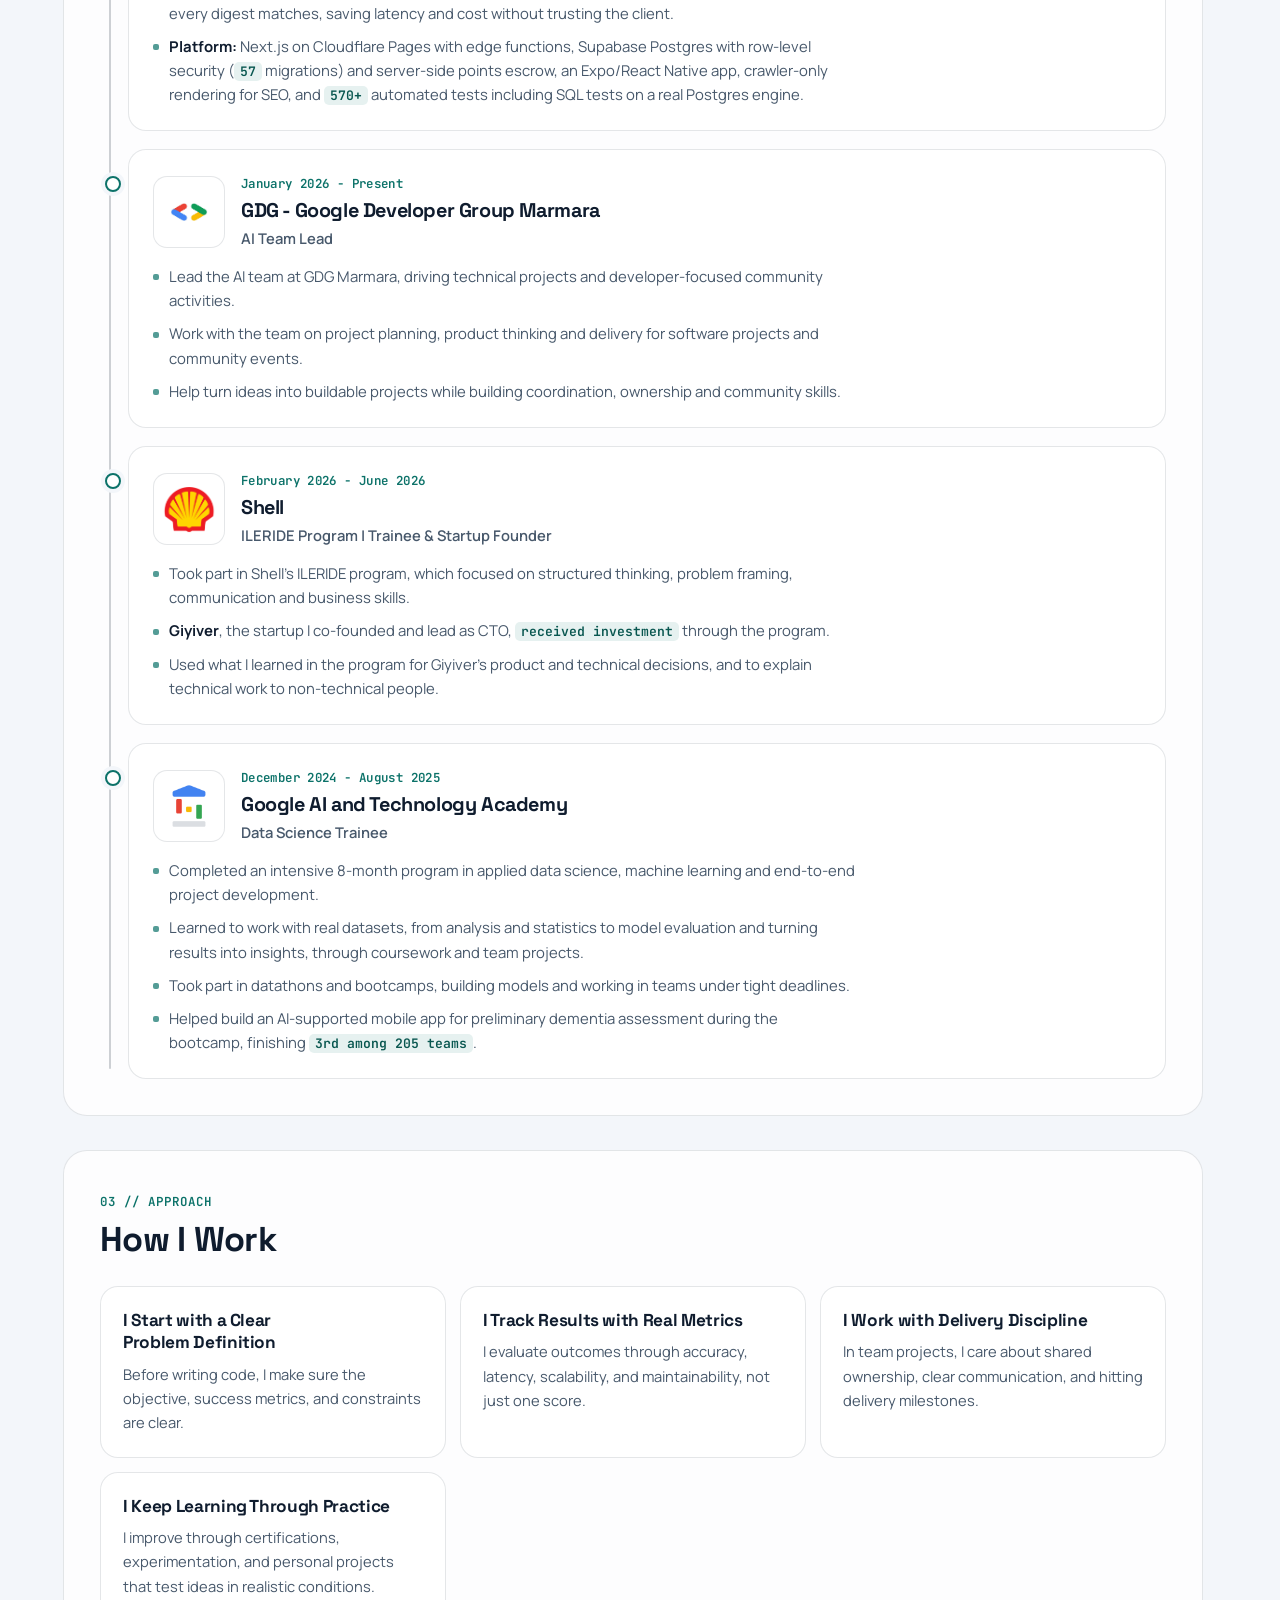
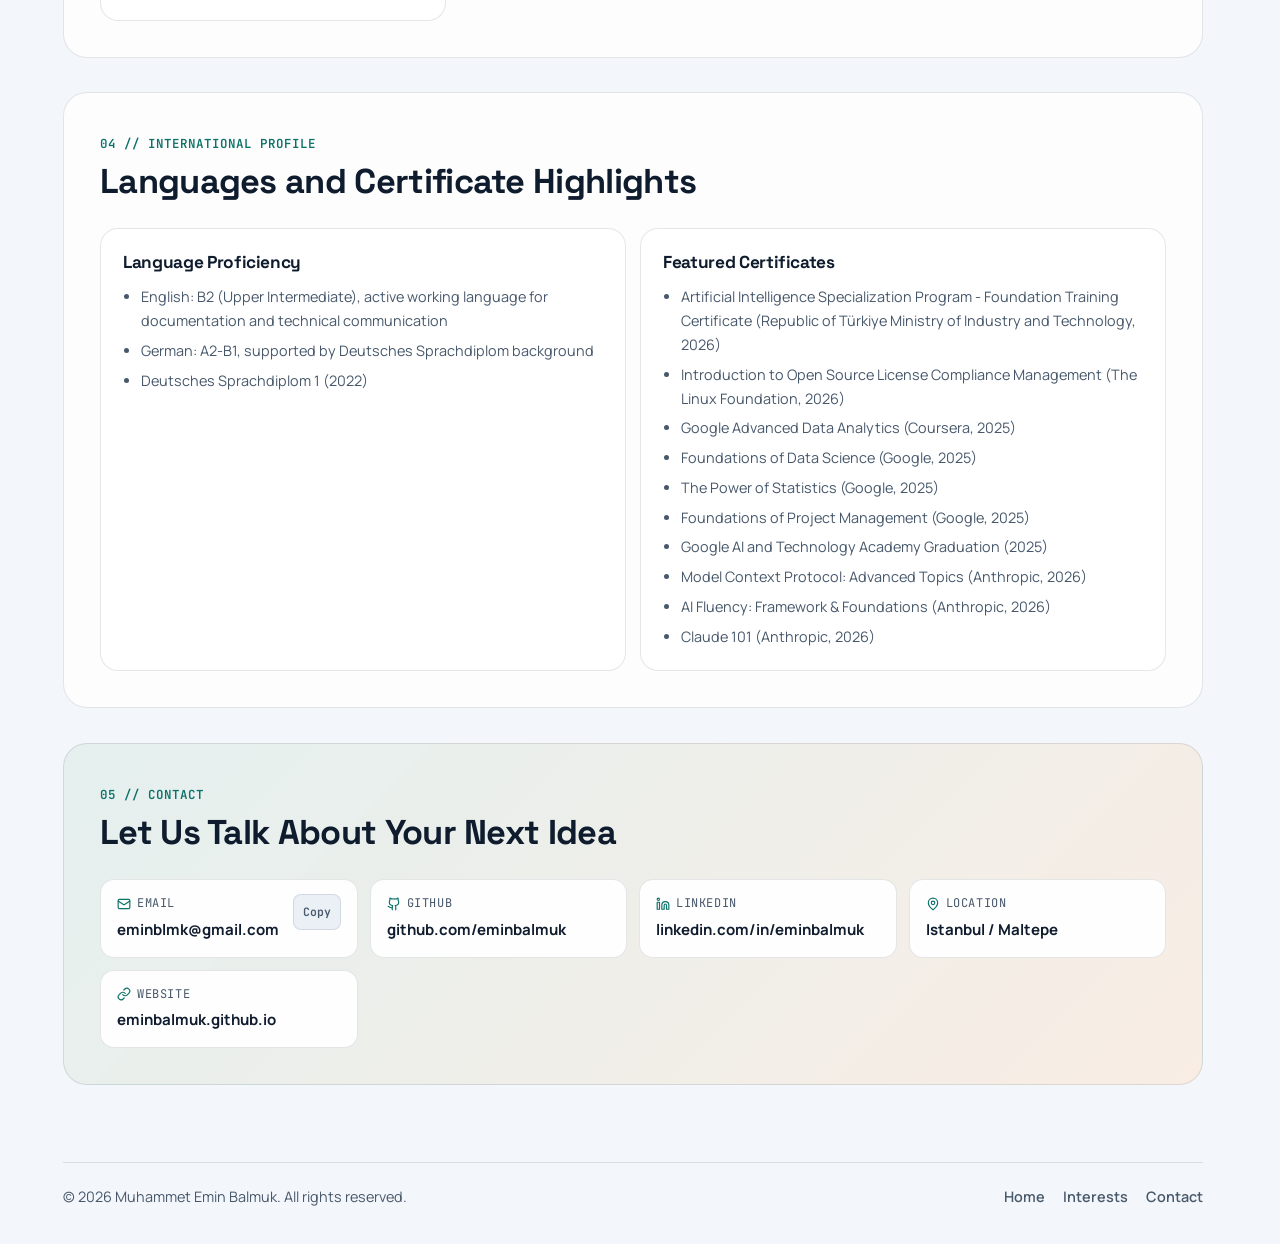
<file: about-tr.html>
<!DOCTYPE html>
<html lang="tr">
<head>
  <meta charset="UTF-8">
  <meta name="viewport" content="width=device-width, initial-scale=1.0">
  <meta name="color-scheme" content="light dark">
  <script>
    document.documentElement.classList.add("js-ready");
    try {
      var s = localStorage.getItem("color-scheme");
      if (s === "light" || s === "dark") {
        document.querySelector('meta[name="color-scheme"]').content = s;
      }
    } catch (_e) {}
  </script>
  <meta name="description" content="Muhammet Emin Balmuk hakkında eğitim, deneyim ve sertifikaları içeren detaylı profil.">
  <title>Hakkımda | Muhammet Emin Balmuk</title>
  <link rel="preconnect" href="https://fonts.googleapis.com">
  <link rel="preconnect" href="https://fonts.gstatic.com" crossorigin>
  <link href="https://fonts.googleapis.com/css2?family=JetBrains+Mono:wght@500;600&family=Manrope:wght@400;500;600;700&family=Space+Grotesk:wght@500;700&display=swap" rel="stylesheet">
  <link rel="stylesheet" href="styles/style.css?v=20261115-2">
</head>
<body>
  <div class="scroll-progress" aria-hidden="true"></div>
  <div class="page-bg" aria-hidden="true"></div>
  <canvas class="bg-canvas" aria-hidden="true"></canvas>
  <a class="skip-link visually-hidden" href="#main-content">Ana içeriğe atla</a>
  <div id="live-announcer" class="visually-hidden" aria-live="polite" aria-atomic="true"></div>

  <header class="site-header">
    <div class="header-inner">
      <a class="brand" href="index-tr.html" aria-label="Muhammet Emin Balmuk Ana Sayfa">
        <span class="brand-avatar" aria-hidden="true">
          <img src="images/profil.jpeg" alt="" width="40" height="40">
        </span>
        <span class="brand-name">Muhammet Emin Balmuk</span>
      </a>
      <nav class="site-nav" aria-label="Birincil">
        <button class="menu-button" type="button" popovertarget="site-menu" popovertargetaction="toggle" aria-controls="site-menu">
          <svg aria-hidden="true" viewBox="0 0 24 24" fill="none" stroke="currentColor" stroke-width="2" stroke-linecap="round">
            <path d="M4 7h16M4 12h16M4 17h16"/>
          </svg>
          <span>Menü</span>
        </button>
        <ul id="site-menu" class="site-menu" popover="auto">
          <li><a href="index-tr.html">Ana Sayfa</a></li>
          <li><a href="about-tr.html" aria-current="page">Hakkımda</a></li>
          <li><a href="index-tr.html#experience">Deneyim</a></li>
          <li><a href="index-tr.html#projects">Projeler</a></li>
          <li><a href="interests-tr.html">İlgi Alanları</a></li>
          <li><a href="contact-tr.html">İletişim</a></li>
        </ul>
      </nav>
      <div class="header-actions">
        <button class="icon-btn theme-toggle" type="button" aria-label="Koyu temaya geç" title="Koyu temaya geç">
          <svg class="icon-sun" aria-hidden="true" viewBox="0 0 24 24" fill="none" stroke="currentColor" stroke-width="1.8" stroke-linecap="round" stroke-linejoin="round">
            <circle cx="12" cy="12" r="4"/>
            <path d="M12 2v2M12 20v2M4.93 4.93l1.41 1.41M17.66 17.66l1.41 1.41M2 12h2M20 12h2M6.34 17.66l-1.41 1.41M19.07 4.93l-1.41 1.41"/>
          </svg>
          <svg class="icon-moon" aria-hidden="true" viewBox="0 0 24 24" fill="none" stroke="currentColor" stroke-width="1.8" stroke-linecap="round" stroke-linejoin="round">
            <path d="M21 12.79A9 9 0 1 1 11.21 3a7 7 0 0 0 9.79 9.79z"/>
          </svg>
        </button>
        <button class="lang-toggle" type="button" aria-label="Dili değiştir" title="Dili değiştir"><span class="lang-flag" aria-hidden="true"></span><span class="lang-code">TR</span></button>
      </div>
    </div>
  </header>

  <main id="main-content" tabindex="-1">
    <section class="hero about-hero reveal">
      <div class="hero-grid">
        <div class="hero-copy">
          <p class="eyebrow"><span class="status-dot" aria-hidden="true"></span>Hakkımda</p>
          <h1>AI Engineering Intern &amp; Bilgisayar Mühendisliği Öğrencisi</h1>
          <p class="lead">
            Marmara Üniversitesi Bilgisayar Mühendisliği öğrencisiyim ve Orion Innovation'da AI Engineering Intern olarak
            LLM, görsel-dil modeli, retrieval ve konuşma sistemleri geliştiriyorum. Python, makine öğrenmesi ve model
            değerlendirme alanındaki temelimi sektör deneyimimden, Google AI and Technology Academy'den ve kişisel
            projelerimden aldım. Modelleri güvenilir ve ölçülebilir ürünlere dönüştürmeyi seviyorum.
          </p>
          <div class="cta-row">
            <a class="btn btn-primary" href="contact-tr.html">
              <span>İletişime Geç</span>
              <svg aria-hidden="true" viewBox="0 0 24 24" fill="none" stroke="currentColor" stroke-width="2" stroke-linecap="round" stroke-linejoin="round">
                <path d="M5 12h14M13 5l7 7-7 7"/>
              </svg>
            </a>
            <a class="btn btn-ghost" href="index-tr.html#projects">Projeleri İncele</a>
          </div>
        </div>

        <aside class="hero-profile" aria-label="Profil özeti">
          <div class="hero-portrait-wrap">
            <div class="hero-portrait">
              <img src="images/profil.jpeg" alt="Muhammet Emin Balmuk" width="1695" height="2089" fetchpriority="high">
            </div>
            <div class="hero-identity">
              <p class="hero-identity-label">Marmara Üniversitesi</p>
              <strong>M. Emin Balmuk</strong>
              <span>Bilgisayar Mühendisliği 3. Sınıf</span>
            </div>
          </div>
          <ul class="hero-roles">
            <li><span>Orion Innovation</span><strong>AI Engineering Intern</strong></li>
            <li><span>GDG Marmara</span><strong>AI Team Lead</strong></li>
            <li><span>Diller</span><strong>TR &middot; EN (B2) &middot; DE (A2-B1)</strong></li>
          </ul>
        </aside>
      </div>
    </section>

    <section class="section reveal">
      <div class="section-head">
        <div class="section-head-copy">
          <p class="eyebrow">01 // Dönüm Noktaları</p>
          <h2>Eğitim ve Öne Çıkan Roller</h2>
        </div>
      </div>
      <div class="fact-strip">
        <article>
          <h3>Marmara Üniversitesi</h3>
          <p>Bilgisayar Mühendisliği Lisans (3. sınıf)</p>
          <span>Ekim 2023 - Günümüz</span>
        </article>
        <article>
          <h3>Bahçelievler Anadolu Lisesi</h3>
          <p>Almanca hazırlık programı ve sayısal ağırlıklı lise eğitimi</p>
          <span>Eylül 2019 - Haziran 2023</span>
        </article>
        <article>
          <h3>Orion Innovation</h3>
          <p>LLM, retrieval ve konuşma sistemleri üzerinde çalışan AI Engineering Intern</p>
          <span>Temmuz 2026 - Günümüz</span>
        </article>
        <article>
          <h3>Giyiver</h3>
          <p>Kıyafet takas platformunun Co-founder &amp; CTO'su; 7 kişilik ekipte tüm teknik taraftan sorumlu</p>
          <span>Haziran 2026 - Günümüz</span>
        </article>
        <article>
          <h3>GDG Marmara</h3>
          <p>AI Team Lead</p>
          <span>Ocak 2026 - Günümüz</span>
        </article>
        <article>
          <h3>Shell ILERIDE Programı</h3>
          <p>Stajyer ve girişim kurucusu; Giyiver program üzerinden yatırım aldı</p>
          <span>Şubat 2026 - Haziran 2026</span>
        </article>
        <article>
          <h3>Google AI &amp; Technology Academy</h3>
          <p>Datathon ve bootcamp çıktıları içeren 8 aylık yoğun veri bilimi programı</p>
          <span>Aralık 2024 - Ağustos 2025</span>
        </article>
      </div>
    </section>

    <section class="section reveal">
      <div class="section-head">
        <div class="section-head-copy">
          <p class="eyebrow">02 // Deneyim</p>
          <h2>Sektör, Girişim, Akademi ve Topluluk</h2>
        </div>
      </div>
      <div class="timeline">
        <div class="timeline-progress" aria-hidden="true"></div>
        <article class="role-card">
          <div class="role-head">
            <div class="role-logo-box role-logo-box--wide">
              <img src="images/orion.png" alt="Orion Innovation" width="800" height="480" loading="lazy">
            </div>
            <div class="role-meta">
              <p class="timeline-date">Temmuz 2026 - Günümüz</p>
              <h3>Orion Innovation</h3>
              <p class="role-title">AI Engineering Intern</p>
            </div>
          </div>
          <p>
            Üç proje için LLM, retrieval ve konuşma sistemleri geliştiriyorum: yapay zeka destekli test yönetim platformu <strong>SOSIS</strong> (Software product line Optimization for Safety-/mission-critical Industrial Systems, ITEA 4), LLM tabanlı gereksinim çıkarımı yapan <strong>GENIUS</strong> (Generative AI for the Software Development Life Cycle) ve acil çağrı merkezleri için gerçek zamanlı ses analizi yapan <strong>CLEAR</strong> (Call Listener Emergency Audio Recognition).
          </p>
          <ul>
            <li><strong>SOSIS:</strong> Gereksinimleri, testleri ve kaynak kodu otomatik olarak bağlayan, hibrit bir retrieval pipeline'ı (yoğun embedding + BM25, reciprocal rank fusion, GraphRAG) ve isteğe bağlı listwise <span class="metric">LLM reranking</span> tasarladım.</li>
            <li>5 sağlayıcıdan <span class="metric">20+ LLM</span> ve <span class="metric">10+ embedding modeli</span>, elle etiketlenmiş gold set'ler üzerinde paired bootstrap güven aralıklarıyla karşılaştırdım; <span class="metric">MRR 0.71</span> (gereksinimden teste) ve <span class="metric">Hit@5 %97.5</span> (testten koda) sonuçlarına ulaştım ve çalışmayı araştırma makalesi olarak yazdım.</li>
            <li>Gereksinimleri çalıştırılabilir Playwright testlerine çeviren bir LLM pipeline'ı kurdum; pipeline'ı getirilen kodla, graf tabanlı bir sayfa seçiciyle (page@3 <span class="metric">%63 &rarr; %90</span>) ve canlı arayüzü inceleyen headless tarayıcı probe'uyla besledim, ayrıca modelin kendi hatalarını ilk çalıştırmadan önce ona geri veren kontroller ekledim.</li>
            <li>Testleri bir ürün varyantına uyarlayan, çalıştıran, hataları çalıştırma raporundan onaran ve sonucu değerlendiren (LLM-as-a-judge) LLM ajanları geliştirdim; gereksinimleri hibrit bir embedding skoruyla varyantlara eşledim (<span class="metric">F1 0.74</span>).</li>
            <li>OpenRouter, NVIDIA NIM, Groq ve Google AI Studio'yu sağlayıcı yönlendirme, fiyat limiti ve dakika başına token zamanlayıcısıyla tek bir istemcide birleştirdim.</li>
            <li><strong>GENIUS:</strong> Çok aşamalı LLM gereksinim çıkarma pipeline'ını, bölge sınıflandırma, sorgu genişletme ve gerekçe üretimini toplu (batch) işleyerek optimize ettim: doküman başına LLM isteği <span class="metric">95&rsquo;ten 9&rsquo;a</span> düştü (bölge sınıflandırma <span class="metric">107 sn &rarr; 3 sn</span>, artık Groq'un rate limit'inin rahatça içinde), GLM 5.3 Flash'ta reasoning effort'u kontrol etmek token kullanımını yarıya indirdi (<span class="metric">336K &rarr; 165K</span>).</li>
            <li>Çıkarılan gereksinimleri elle yazılmış bir ground truth'a karşı değerlendirdim (<span class="metric">18 maddenin 12</span>'si tamamen eşleşti, 6'sı kısmen, hiçbiri kaçmadı) ve GENIUS'u SOSIS'e entegre ettim; böylece EARS/LESS gereksinimleri ve etiketleri (ISO 25010 kalite boyutu, aktör, sınıflandırma) test üretimini ve varyant eşlemeyi besliyor.</li>
            <li><strong>CLEAR:</strong> Canlı 911/112 çağrılarında konuşma tanıma (LoRA'lı Qwen3-ASR), konuşmacı ayrıştırma, konuşma duygusu, stres ve ses olayı modellerini çalıştıran, tamamen on-premise ve CPU üzerinde çalışan bir streaming pipeline kurdum.</li>
            <li>Whisper encoder özellikleri üzerinde kalibre aksan sınıflandırıcıları eğittim ve duygu ile stres sinyallerini birleştirerek sıkıntı tespiti yaptım (<span class="metric">AUROC 0.87</span>, yalnızca stres ile 0.71).</li>
            <li>Modelleri açık benchmark'larda değerlendirdim: temiz konuşmada <span class="metric">%6.3</span> WER, <span class="metric">%86</span> duygu doğruluğu (önceki yaklaşımda <span class="metric">%41</span>), ilk kelimeler yaklaşık <span class="metric">2 sn</span>'de ekranda.</li>
          </ul>
        </article>

        <article class="role-card">
          <div class="role-head">
            <div class="role-logo-box">
              <img src="images/giyiver.png" alt="Giyiver" width="512" height="512" loading="lazy">
            </div>
            <div class="role-meta">
              <p class="timeline-date">Haziran 2026 - Günümüz</p>
              <h3>Giyiver</h3>
              <p class="role-title">Co-founder &amp; CTO</p>
            </div>
          </div>
          <p>
            Takas, bağış ve puan sistemiyle çalışan Türkçe kıyafet takas platformu, <a href="https://giyiverr.com" target="_blank" rel="noopener noreferrer">giyiverr.com</a> adresinde yayında. Shell ILERIDE üzerinden yatırım aldı. 7 kişilik bir ekibiz; web, mobil, backend, altyapı, yapay zeka, güvenlik ve test dahil projenin tüm teknik tarafından ben sorumluyum.
          </p>
          <ul>
            <li><strong>AI ile ilan doldurma:</strong> bir görsel-dil modeli (NVIDIA NIM, <span class="metric">Nemotron 3.5 Super VL</span>) yüklenen fotoğrafları başlık, kategori, renk, durum ve açıklamaya çeviriyor; görseller istemcide küçültülüp doğrulanmış base64 olarak gönderiliyor, bu yüzden yayınlanmadan önce hiçbir şey saklanmıyor.</li>
            <li><strong>Model seçimi ve hedged inference:</strong> aday VLM'leri gerçek ilan fotoğraflarında karşılaştırdım, güvenilmez olanları eledim, reasoning modunu kapatarak tipik gecikmeyi <span class="metric">2-10 sn</span>'ye indirdim ve 12 sn sonra ana modelle yarışan bir yedek model ekledim (ilk geçerli cevap kazanıyor, kaybeden iptal ediliyor).</li>
            <li><strong>Çok modlu moderasyon:</strong> tek bir VLM çağrısı ilandaki tüm fotoğrafları ve metni kontrol ediyor (gerçek kıyafet mi, her fotoğrafta aynı ürün mü, açıklama tutarlı mı); serbest metin ayrıca yerel küfür filtresinden ve bir AI kontrolünden geçiyor, hata durumunda açık kalacak şekilde tasarlandı ve veritabanı trigger'larıyla destekleniyor.</li>
            <li><strong>Doğrulanmış görsel token'ları:</strong> HMAC imzalı, kullanıcıya bağlı token'lar analiz edilen görsellerin SHA-256 özetlerini taşıyor; yayın anında sunucu yüklenen dosyaların özetini yeniden hesaplıyor ve yalnızca tüm özetler eşleşirse ikinci VLM çağrısını atlıyor, böylece istemciye güvenmeden gecikme ve maliyetten tasarruf ediyor.</li>
            <li><strong>Platform:</strong> Cloudflare Pages üzerinde edge function'lı Next.js, satır seviyesi güvenlikli (<span class="metric">57</span> migration) ve sunucu taraflı puan escrow'lu Supabase Postgres, Expo/React Native uygulaması, SEO için yalnızca crawler'lara yönelik render ve gerçek bir Postgres motorunda SQL testleri dahil <span class="metric">570+</span> otomatik test.</li>
          </ul>
        </article>

        <article class="role-card">
          <div class="role-head">
            <div class="role-logo-box">
              <img src="images/gdg.png" alt="GDG Marmara" width="2160" height="2160" loading="lazy">
            </div>
            <div class="role-meta">
              <p class="timeline-date">Ocak 2026 - Günümüz</p>
              <h3>GDG - Google Developer Group Marmara</h3>
              <p class="role-title">AI Team Lead</p>
            </div>
          </div>
          <ul>
            <li>GDG Marmara'da yapay zeka ekibine liderlik ediyor, teknik projeleri ve geliştirici odaklı topluluk etkinliklerini yönlendiriyorum.</li>
            <li>Ekiple birlikte yazılım projeleri ve topluluk etkinlikleri için proje planlama, ürün düşüncesi ve teslim süreçlerinde çalışıyorum.</li>
            <li>Koordinasyon, sorumluluk alma ve topluluk becerilerimi geliştirirken fikirleri hayata geçirilebilir projelere dönüştürmeye yardım ediyorum.</li>
          </ul>
        </article>

        <article class="role-card">
          <div class="role-head">
            <div class="role-logo-box">
              <img src="images/shell.png" alt="Shell" width="1900" height="1600" loading="lazy">
            </div>
            <div class="role-meta">
              <p class="timeline-date">Şubat 2026 - Haziran 2026</p>
              <h3>Shell</h3>
              <p class="role-title">ILERIDE Programı | Stajyer &amp; Girişim Kurucusu</p>
            </div>
          </div>
          <ul>
            <li>Shell'in yapılandırılmış düşünme, problem çerçeveleme, iletişim ve iş becerilerine odaklanan ILERIDE programına katıldım.</li>
            <li>Co-founder ve CTO'su olduğum girişim <strong>Giyiver</strong> program üzerinden <span class="metric">yatırım aldı</span>.</li>
            <li>Programda öğrendiklerimi Giyiver'in ürün ve teknik kararlarında kullandım, teknik işleri teknik olmayan kişilere anlatmak için de değerlendirdim.</li>
          </ul>
        </article>

        <article class="role-card">
          <div class="role-head">
            <div class="role-logo-box">
              <img src="images/yzta.png" alt="Google AI and Technology Academy" width="1438" height="1438" loading="lazy">
            </div>
            <div class="role-meta">
              <p class="timeline-date">Aralık 2024 - Ağustos 2025</p>
              <h3>Google AI and Technology Academy</h3>
              <p class="role-title">Veri Bilimi Stajyeri</p>
            </div>
          </div>
          <ul>
            <li>Uygulamalı veri bilimi, makine öğrenmesi ve uçtan uca proje geliştirme odaklı yoğun 8 aylık programı tamamladım.</li>
            <li>Ders çalışmaları ve ekip projeleriyle gerçek veri setleriyle çalışmayı öğrendim: analiz ve istatistikten model değerlendirmeye ve sonuçları içgörüye dönüştürmeye kadar.</li>
            <li>Datathon ve bootcamp'lere katılarak sıkı teslim tarihleri altında ekiplerle model geliştirdim.</li>
            <li>Bootcamp sırasında demans ön değerlendirmesi için yapay zeka destekli bir mobil uygulamanın geliştirilmesine yardım ettim ve <span class="metric">205 takım arasında 3.</span> olduk.</li>
          </ul>
        </article>
      </div>
    </section>

    <section class="section reveal">
      <div class="section-head">
        <div class="section-head-copy">
          <p class="eyebrow">03 // Yaklaşım</p>
          <h2>Nasıl Çalışıyorum</h2>
        </div>
      </div>
      <div class="focus-grid">
        <article>
          <h3>İşe Problemi Netleştirerek Başlarım</h3>
          <p>Koda geçmeden önce hedefi, başarı metriklerini ve operasyonel kısıtları netleştiririm.</p>
        </article>
        <article>
          <h3>Sonucu Gerçek Metriklerle Ölçerim</h3>
          <p>Değeri tek bir skorla değil; doğruluk, gecikme, ölçeklenebilirlik ve bakım kolaylığıyla değerlendiririm.</p>
        </article>
        <article>
          <h3>Teslim Disipliniyle Ekipte Çalışırım</h3>
          <p>Ekip projelerinde paylaşılan sorumluluk, net iletişim ve teslim tarihi disipliniyle ilerlerim.</p>
        </article>
        <article>
          <h3>Gelişimi Sürekli Tutmaya Çalışırım</h3>
          <p>Akademik sürecin dışında sertifikalar, deneysel çalışmalar ve kişisel projelerle seviyemi artırırım.</p>
        </article>
      </div>
    </section>

    <section class="section reveal">
      <div class="section-head">
        <div class="section-head-copy">
          <p class="eyebrow">04 // Uluslararası Profil</p>
          <h2>Dil ve Sertifika Özeti</h2>
        </div>
      </div>
      <div class="about-columns">
        <article class="info-card">
          <h3>Dil Yetkinliği</h3>
          <ul>
            <li>İngilizce: B2 (Upper Intermediate), teknik dokümantasyon ve iletişimde aktif çalışma dili</li>
            <li>Almanca: A2-B1, Deutsches Sprachdiplom temelli</li>
            <li>Deutsches Sprachdiplom 1 (2022)</li>
          </ul>
        </article>
        <article class="info-card">
          <h3>Öne Çıkan Sertifikalar</h3>
          <ul>
            <li>Artificial Intelligence Specialization Program - Foundation Training Certificate (Republic of Türkiye Ministry of Industry and Technology, 2026)</li>
            <li>Introduction to Open Source License Compliance Management (The Linux Foundation, 2026)</li>
            <li>Google Advanced Data Analytics (Coursera, 2025)</li>
            <li>Foundations of Data Science (Google, 2025)</li>
            <li>The Power of Statistics (Google, 2025)</li>
            <li>Foundations of Project Management (Google, 2025)</li>
            <li>Google AI and Technology Academy Graduation (2025)</li>
            <li>Model Context Protocol: Advanced Topics (Anthropic, 2026)</li>
            <li>AI Fluency: Framework &amp; Foundations (Anthropic, 2026)</li>
            <li>Claude 101 (Anthropic, 2026)</li>
          </ul>
        </article>
      </div>
    </section>

    <section class="section contact reveal">
      <div class="section-head">
        <div class="section-head-copy">
          <p class="eyebrow">05 // İletişim</p>
          <h2>Bir Sonraki Fikriniz Üzerine Konuşalım</h2>
        </div>
      </div>
      <div class="contact-grid">
        <div class="contact-item">
          <a class="contact-item-body contact-item-link" href="mailto:eminblmk@gmail.com">
            <span><svg aria-hidden="true" viewBox="0 0 24 24" fill="none" stroke="currentColor" stroke-width="2" stroke-linecap="round" stroke-linejoin="round"><rect x="2" y="4" width="20" height="16" rx="2"/><path d="m22 7-8.97 5.7a1.94 1.94 0 0 1-2.06 0L2 7"/></svg>E-posta</span>
            <strong>eminblmk@gmail.com</strong>
          </a>
          <button class="copy-btn" type="button" data-copy="eminblmk@gmail.com" aria-label="E-posta adresini kopyala">Kopyala</button>
        </div>
        <a class="contact-item" href="https://github.com/eminbalmuk" target="_blank" rel="noopener noreferrer">
          <div class="contact-item-body">
            <span><svg aria-hidden="true" viewBox="0 0 24 24" fill="none" stroke="currentColor" stroke-width="2" stroke-linecap="round" stroke-linejoin="round"><path d="M15 22v-4a4.8 4.8 0 0 0-1-3.5c3 0 6-2 6-5.5.08-1.25-.27-2.48-1-3.5.28-1.15.28-2.35 0-3.5 0 0-1 0-3 1.5-2.64-.5-5.36-.5-8 0C6 2 5 2 5 2c-.3 1.15-.3 2.35 0 3.5A5.4 5.4 0 0 0 4 9c0 3.5 3 5.5 6 5.5-.39.49-.68 1.05-.85 1.65-.17.6-.22 1.23-.15 1.85v4"/><path d="M9 18c-4.51 2-5-2-7-2"/></svg>GitHub</span>
            <strong>github.com/eminbalmuk</strong>
          </div>
        </a>
        <a class="contact-item" href="https://www.linkedin.com/in/eminbalmuk/" target="_blank" rel="noopener noreferrer">
          <div class="contact-item-body">
            <span><svg aria-hidden="true" viewBox="0 0 24 24" fill="none" stroke="currentColor" stroke-width="2" stroke-linecap="round" stroke-linejoin="round"><path d="M16 8a6 6 0 0 1 6 6v7h-4v-7a2 2 0 0 0-2-2 2 2 0 0 0-2 2v7h-4v-7a6 6 0 0 1 6-6z"/><rect x="2" y="9" width="4" height="12"/><circle cx="4" cy="4" r="2"/></svg>LinkedIn</span>
            <strong>linkedin.com/in/eminbalmuk</strong>
          </div>
        </a>
        <div class="contact-item">
          <div class="contact-item-body">
            <span><svg aria-hidden="true" viewBox="0 0 24 24" fill="none" stroke="currentColor" stroke-width="2" stroke-linecap="round" stroke-linejoin="round"><path d="M20 10c0 6-8 12-8 12s-8-6-8-12a8 8 0 0 1 16 0Z"/><circle cx="12" cy="10" r="3"/></svg>Konum</span>
            <strong>İstanbul / Maltepe</strong>
          </div>
        </div>
        <a class="contact-item" href="https://eminbalmuk.github.io" target="_blank" rel="noopener noreferrer">
          <div class="contact-item-body">
            <span><svg aria-hidden="true" viewBox="0 0 24 24" fill="none" stroke="currentColor" stroke-width="2" stroke-linecap="round" stroke-linejoin="round"><path d="M10 13a5 5 0 0 0 7.54.54l3-3a5 5 0 0 0-7.07-7.07l-1.72 1.71"/><path d="M14 11a5 5 0 0 0-7.54-.54l-3 3a5 5 0 0 0 7.07 7.07l1.71-1.71"/></svg>Web Sitesi</span>
            <strong>eminbalmuk.github.io</strong>
          </div>
        </a>
      </div>
    </section>
  </main>

  <footer class="site-footer">
    <p>&copy; 2026 Muhammet Emin Balmuk. Tüm hakları saklıdır.</p>
    <ul class="footer-links">
      <li><a href="index-tr.html">Ana Sayfa</a></li>
      <li><a href="interests-tr.html">İlgi Alanları</a></li>
      <li><a href="contact-tr.html">İletişim</a></li>
    </ul>
  </footer>

  <button class="to-top" type="button" aria-label="Sayfanın başına dön">
    <svg aria-hidden="true" viewBox="0 0 24 24" fill="none" stroke="currentColor" stroke-width="2.2" stroke-linecap="round" stroke-linejoin="round"><path d="m18 15-6-6-6 6"/></svg>
    <span>Yukarı</span>
  </button>

  <script src="scripts/language.js?v=20261115-2" defer></script>
  <script src="scripts/main.js?v=20261115-2" defer></script>
</body>
</html>
</file>
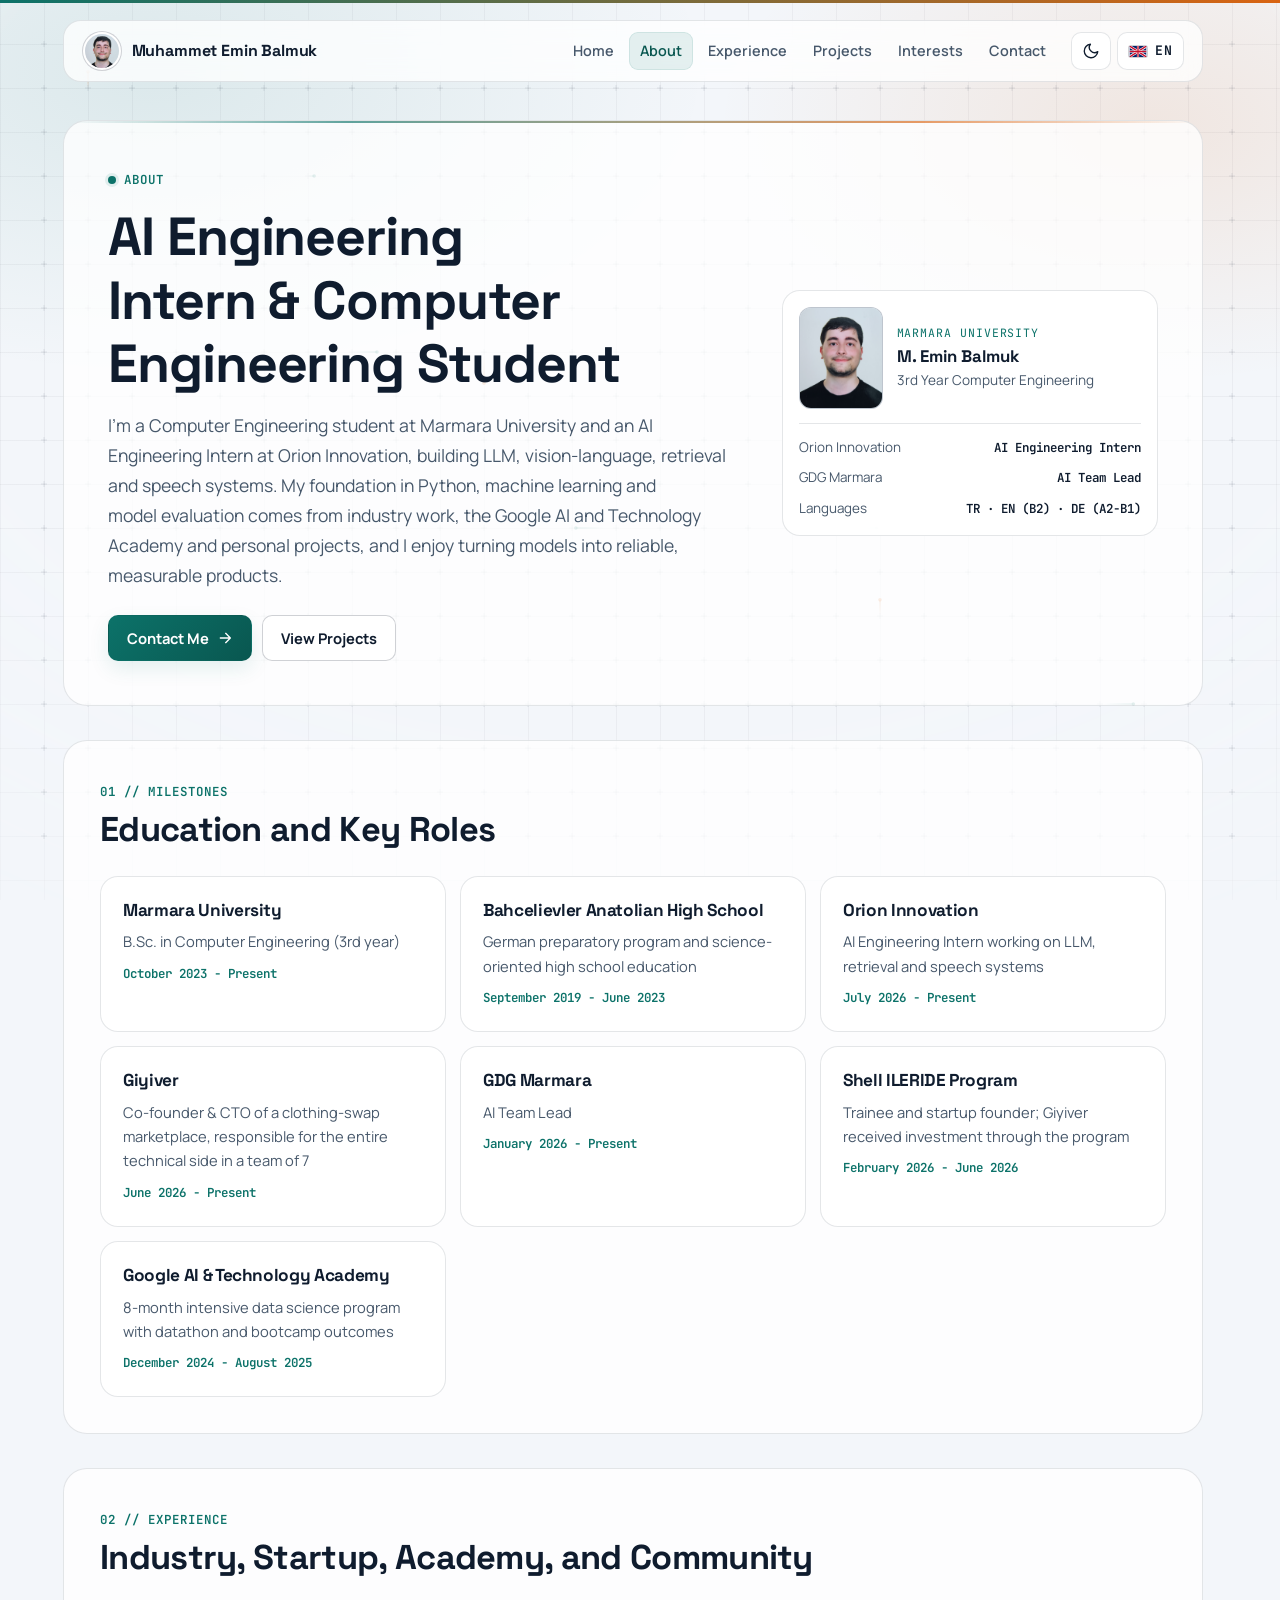
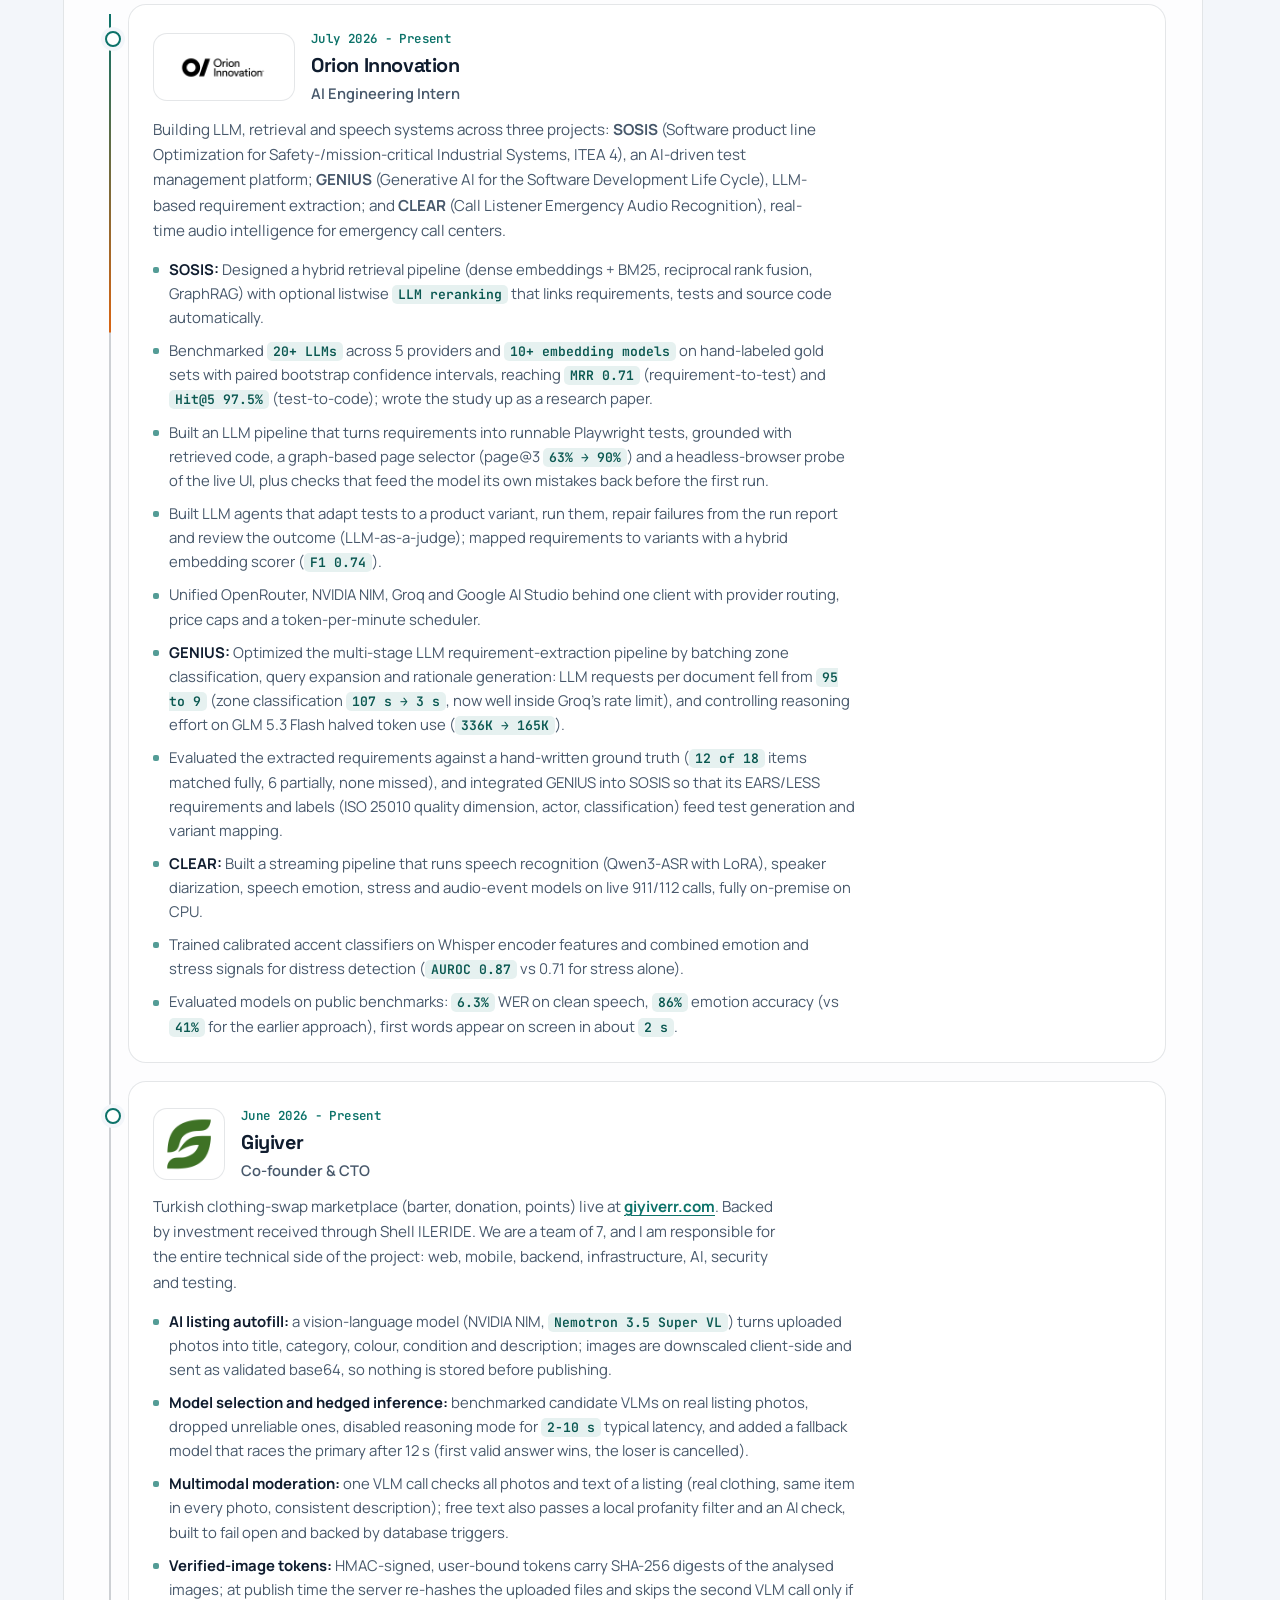
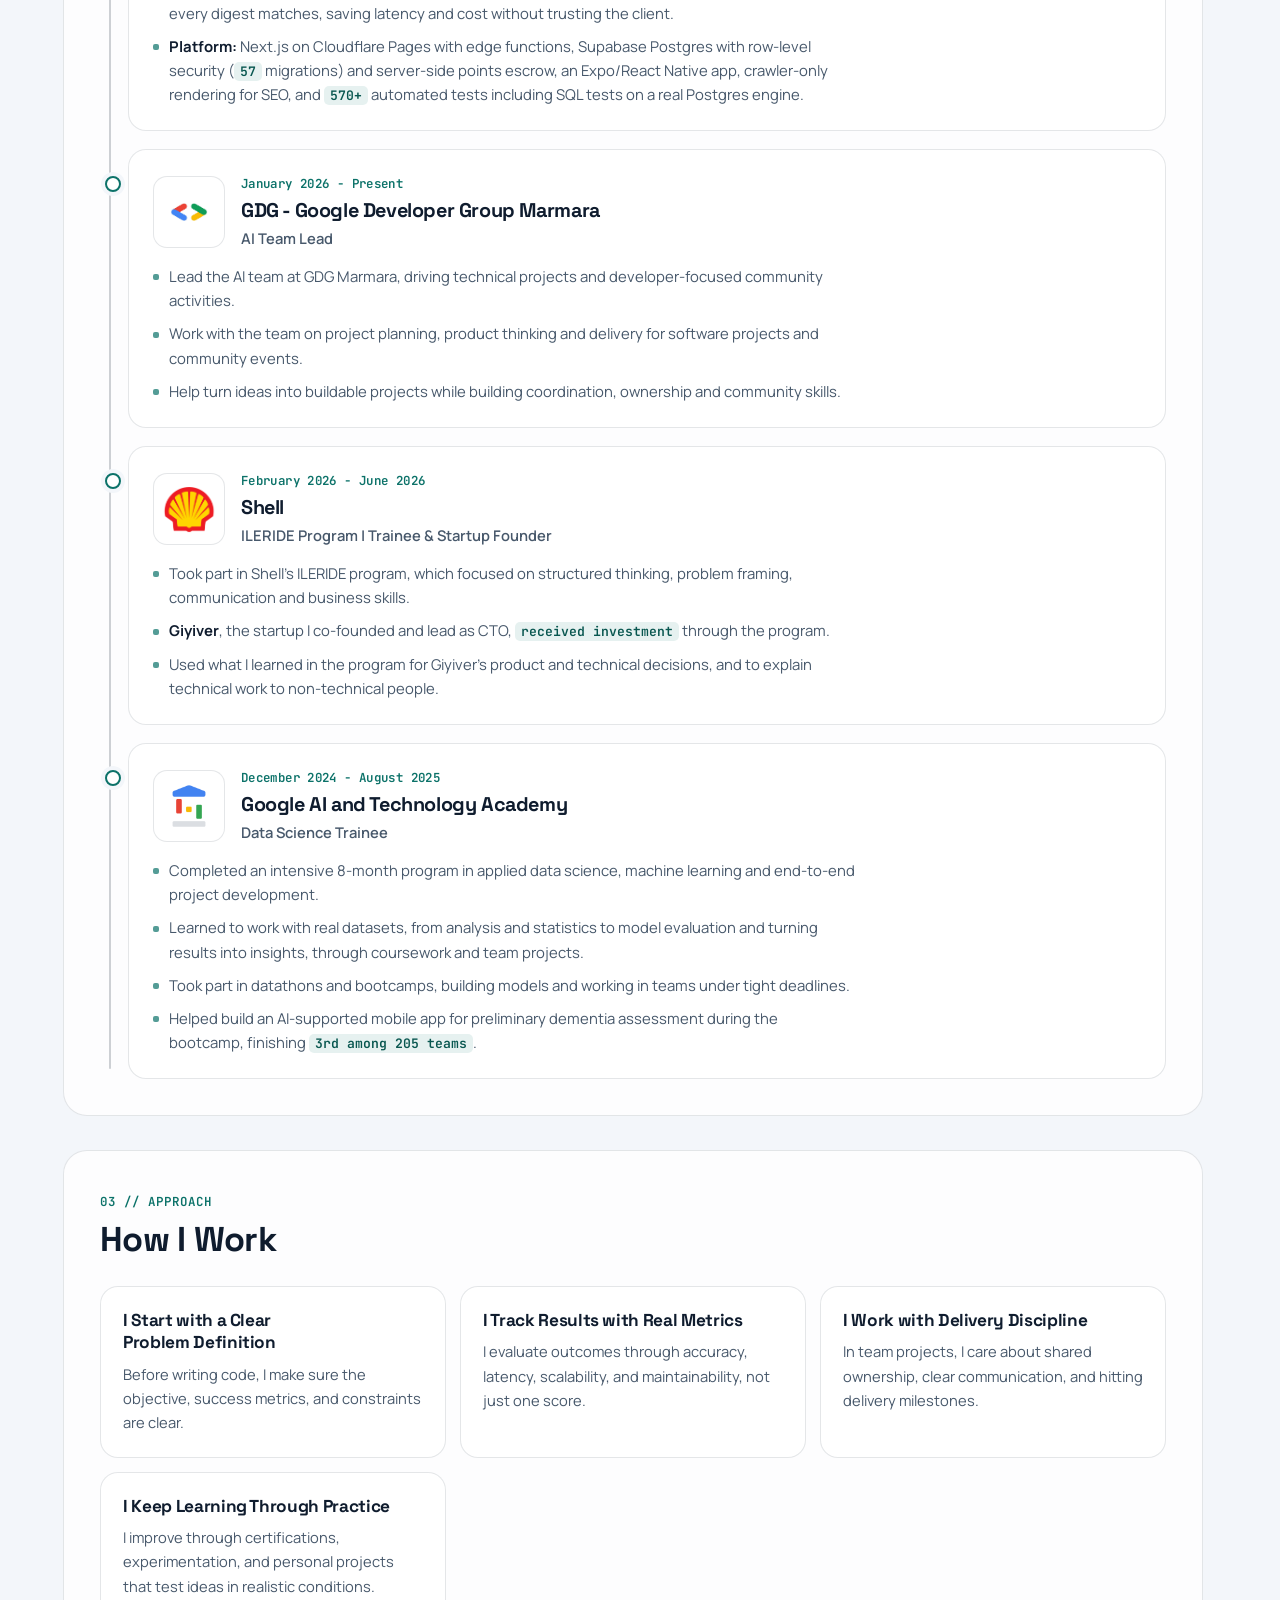
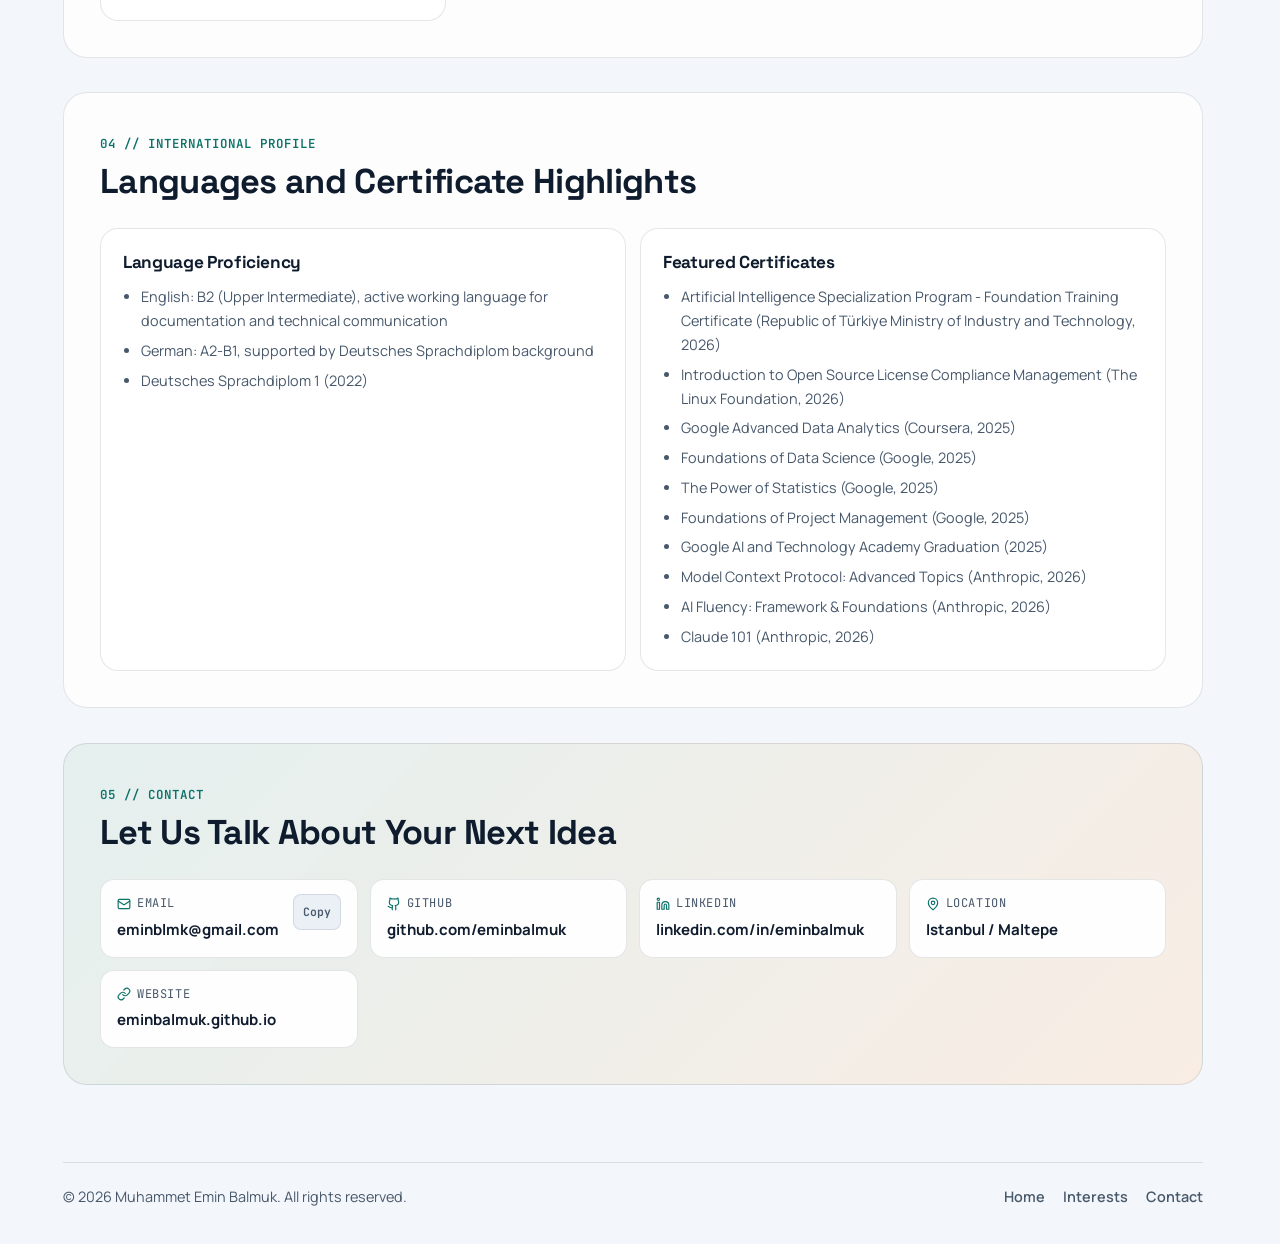
<file: about.html>
<!DOCTYPE html>
<html lang="en">
<head>
  <meta charset="UTF-8">
  <meta name="viewport" content="width=device-width, initial-scale=1.0">
  <meta name="color-scheme" content="light dark">
  <script>
    document.documentElement.classList.add("js-ready");
    try {
      var s = localStorage.getItem("color-scheme");
      if (s === "light" || s === "dark") {
        document.querySelector('meta[name="color-scheme"]').content = s;
      }
    } catch (_e) {}
  </script>
  <meta name="description" content="Detailed profile of Muhammet Emin Balmuk, including education, experience, and certifications.">
  <title>About | Muhammet Emin Balmuk</title>
  <link rel="preconnect" href="https://fonts.googleapis.com">
  <link rel="preconnect" href="https://fonts.gstatic.com" crossorigin>
  <link href="https://fonts.googleapis.com/css2?family=JetBrains+Mono:wght@500;600&family=Manrope:wght@400;500;600;700&family=Space+Grotesk:wght@500;700&display=swap" rel="stylesheet">
  <link rel="stylesheet" href="styles/style.css?v=20261115-2">
</head>
<body>
  <div class="scroll-progress" aria-hidden="true"></div>
  <div class="page-bg" aria-hidden="true"></div>
  <canvas class="bg-canvas" aria-hidden="true"></canvas>
  <a class="skip-link visually-hidden" href="#main-content">Skip to main content</a>
  <div id="live-announcer" class="visually-hidden" aria-live="polite" aria-atomic="true"></div>

  <header class="site-header">
    <div class="header-inner">
      <a class="brand" href="index.html" aria-label="Muhammet Emin Balmuk Home">
        <span class="brand-avatar" aria-hidden="true">
          <img src="images/profil.jpeg" alt="" width="40" height="40">
        </span>
        <span class="brand-name">Muhammet Emin Balmuk</span>
      </a>
      <nav class="site-nav" aria-label="Primary">
        <button class="menu-button" type="button" popovertarget="site-menu" popovertargetaction="toggle" aria-controls="site-menu">
          <svg aria-hidden="true" viewBox="0 0 24 24" fill="none" stroke="currentColor" stroke-width="2" stroke-linecap="round">
            <path d="M4 7h16M4 12h16M4 17h16"/>
          </svg>
          <span>Menu</span>
        </button>
        <ul id="site-menu" class="site-menu" popover="auto">
          <li><a href="index.html">Home</a></li>
          <li><a href="about.html" aria-current="page">About</a></li>
          <li><a href="index.html#experience">Experience</a></li>
          <li><a href="index.html#projects">Projects</a></li>
          <li><a href="interests.html">Interests</a></li>
          <li><a href="contact.html">Contact</a></li>
        </ul>
      </nav>
      <div class="header-actions">
        <button class="icon-btn theme-toggle" type="button" aria-label="Switch to dark theme" title="Switch to dark theme">
          <svg class="icon-sun" aria-hidden="true" viewBox="0 0 24 24" fill="none" stroke="currentColor" stroke-width="1.8" stroke-linecap="round" stroke-linejoin="round">
            <circle cx="12" cy="12" r="4"/>
            <path d="M12 2v2M12 20v2M4.93 4.93l1.41 1.41M17.66 17.66l1.41 1.41M2 12h2M20 12h2M6.34 17.66l-1.41 1.41M19.07 4.93l-1.41 1.41"/>
          </svg>
          <svg class="icon-moon" aria-hidden="true" viewBox="0 0 24 24" fill="none" stroke="currentColor" stroke-width="1.8" stroke-linecap="round" stroke-linejoin="round">
            <path d="M21 12.79A9 9 0 1 1 11.21 3a7 7 0 0 0 9.79 9.79z"/>
          </svg>
        </button>
        <button class="lang-toggle" type="button" aria-label="Switch language" title="Switch language"><span class="lang-flag" aria-hidden="true"></span><span class="lang-code">EN</span></button>
      </div>
    </div>
  </header>

  <main id="main-content" tabindex="-1">
    <section class="hero about-hero reveal">
      <div class="hero-grid">
        <div class="hero-copy">
          <p class="eyebrow"><span class="status-dot" aria-hidden="true"></span>About</p>
          <h1>AI Engineering Intern &amp; Computer Engineering Student</h1>
          <p class="lead">
            I'm a Computer Engineering student at Marmara University and an AI Engineering Intern at Orion Innovation,
            building LLM, vision-language, retrieval and speech systems. My foundation in Python, machine learning and
            model evaluation comes from industry work, the Google AI and Technology Academy and personal projects, and I
            enjoy turning models into reliable, measurable products.
          </p>
          <div class="cta-row">
            <a class="btn btn-primary" href="contact.html">
              <span>Contact Me</span>
              <svg aria-hidden="true" viewBox="0 0 24 24" fill="none" stroke="currentColor" stroke-width="2" stroke-linecap="round" stroke-linejoin="round">
                <path d="M5 12h14M13 5l7 7-7 7"/>
              </svg>
            </a>
            <a class="btn btn-ghost" href="index.html#projects">View Projects</a>
          </div>
        </div>

        <aside class="hero-profile" aria-label="Profile snapshot">
          <div class="hero-portrait-wrap">
            <div class="hero-portrait">
              <img src="images/profil.jpeg" alt="Muhammet Emin Balmuk" width="1695" height="2089" fetchpriority="high">
            </div>
            <div class="hero-identity">
              <p class="hero-identity-label">Marmara University</p>
              <strong>M. Emin Balmuk</strong>
              <span>3rd Year Computer Engineering</span>
            </div>
          </div>
          <ul class="hero-roles">
            <li><span>Orion Innovation</span><strong>AI Engineering Intern</strong></li>
            <li><span>GDG Marmara</span><strong>AI Team Lead</strong></li>
            <li><span>Languages</span><strong>TR &middot; EN (B2) &middot; DE (A2-B1)</strong></li>
          </ul>
        </aside>
      </div>
    </section>

    <section class="section reveal">
      <div class="section-head">
        <div class="section-head-copy">
          <p class="eyebrow">01 // Milestones</p>
          <h2>Education and Key Roles</h2>
        </div>
      </div>
      <div class="fact-strip">
        <article>
          <h3>Marmara University</h3>
          <p>B.Sc. in Computer Engineering (3rd year)</p>
          <span>October 2023 - Present</span>
        </article>
        <article>
          <h3>Bahcelievler Anatolian High School</h3>
          <p>German preparatory program and science-oriented high school education</p>
          <span>September 2019 - June 2023</span>
        </article>
        <article>
          <h3>Orion Innovation</h3>
          <p>AI Engineering Intern working on LLM, retrieval and speech systems</p>
          <span>July 2026 - Present</span>
        </article>
        <article>
          <h3>Giyiver</h3>
          <p>Co-founder &amp; CTO of a clothing-swap marketplace, responsible for the entire technical side in a team of 7</p>
          <span>June 2026 - Present</span>
        </article>
        <article>
          <h3>GDG Marmara</h3>
          <p>AI Team Lead</p>
          <span>January 2026 - Present</span>
        </article>
        <article>
          <h3>Shell ILERIDE Program</h3>
          <p>Trainee and startup founder; Giyiver received investment through the program</p>
          <span>February 2026 - June 2026</span>
        </article>
        <article>
          <h3>Google AI &amp; Technology Academy</h3>
          <p>8-month intensive data science program with datathon and bootcamp outcomes</p>
          <span>December 2024 - August 2025</span>
        </article>
      </div>
    </section>

    <section class="section reveal">
      <div class="section-head">
        <div class="section-head-copy">
          <p class="eyebrow">02 // Experience</p>
          <h2>Industry, Startup, Academy, and Community</h2>
        </div>
      </div>
      <div class="timeline">
        <div class="timeline-progress" aria-hidden="true"></div>
        <article class="role-card">
          <div class="role-head">
            <div class="role-logo-box role-logo-box--wide">
              <img src="images/orion.png" alt="Orion Innovation" width="800" height="480" loading="lazy">
            </div>
            <div class="role-meta">
              <p class="timeline-date">July 2026 - Present</p>
              <h3>Orion Innovation</h3>
              <p class="role-title">AI Engineering Intern</p>
            </div>
          </div>
          <p>
            Building LLM, retrieval and speech systems across three projects: <strong>SOSIS</strong> (Software product line Optimization for Safety-/mission-critical Industrial Systems, ITEA 4), an AI-driven test management platform; <strong>GENIUS</strong> (Generative AI for the Software Development Life Cycle), LLM-based requirement extraction; and <strong>CLEAR</strong> (Call Listener Emergency Audio Recognition), real-time audio intelligence for emergency call centers.
          </p>
          <ul>
            <li><strong>SOSIS:</strong> Designed a hybrid retrieval pipeline (dense embeddings + BM25, reciprocal rank fusion, GraphRAG) with optional listwise <span class="metric">LLM reranking</span> that links requirements, tests and source code automatically.</li>
            <li>Benchmarked <span class="metric">20+ LLMs</span> across 5 providers and <span class="metric">10+ embedding models</span> on hand-labeled gold sets with paired bootstrap confidence intervals, reaching <span class="metric">MRR 0.71</span> (requirement-to-test) and <span class="metric">Hit@5 97.5%</span> (test-to-code); wrote the study up as a research paper.</li>
            <li>Built an LLM pipeline that turns requirements into runnable Playwright tests, grounded with retrieved code, a graph-based page selector (page@3 <span class="metric">63% &rarr; 90%</span>) and a headless-browser probe of the live UI, plus checks that feed the model its own mistakes back before the first run.</li>
            <li>Built LLM agents that adapt tests to a product variant, run them, repair failures from the run report and review the outcome (LLM-as-a-judge); mapped requirements to variants with a hybrid embedding scorer (<span class="metric">F1 0.74</span>).</li>
            <li>Unified OpenRouter, NVIDIA NIM, Groq and Google AI Studio behind one client with provider routing, price caps and a token-per-minute scheduler.</li>
            <li><strong>GENIUS:</strong> Optimized the multi-stage LLM requirement-extraction pipeline by batching zone classification, query expansion and rationale generation: LLM requests per document fell from <span class="metric">95 to 9</span> (zone classification <span class="metric">107 s &rarr; 3 s</span>, now well inside Groq's rate limit), and controlling reasoning effort on GLM 5.3 Flash halved token use (<span class="metric">336K &rarr; 165K</span>).</li>
            <li>Evaluated the extracted requirements against a hand-written ground truth (<span class="metric">12 of 18</span> items matched fully, 6 partially, none missed), and integrated GENIUS into SOSIS so that its EARS/LESS requirements and labels (ISO 25010 quality dimension, actor, classification) feed test generation and variant mapping.</li>
            <li><strong>CLEAR:</strong> Built a streaming pipeline that runs speech recognition (Qwen3-ASR with LoRA), speaker diarization, speech emotion, stress and audio-event models on live 911/112 calls, fully on-premise on CPU.</li>
            <li>Trained calibrated accent classifiers on Whisper encoder features and combined emotion and stress signals for distress detection (<span class="metric">AUROC 0.87</span> vs 0.71 for stress alone).</li>
            <li>Evaluated models on public benchmarks: <span class="metric">6.3%</span> WER on clean speech, <span class="metric">86%</span> emotion accuracy (vs <span class="metric">41%</span> for the earlier approach), first words appear on screen in about <span class="metric">2 s</span>.</li>
          </ul>
        </article>

        <article class="role-card">
          <div class="role-head">
            <div class="role-logo-box">
              <img src="images/giyiver.png" alt="Giyiver" width="512" height="512" loading="lazy">
            </div>
            <div class="role-meta">
              <p class="timeline-date">June 2026 - Present</p>
              <h3>Giyiver</h3>
              <p class="role-title">Co-founder &amp; CTO</p>
            </div>
          </div>
          <p>
            Turkish clothing-swap marketplace (barter, donation, points) live at <a href="https://giyiverr.com" target="_blank" rel="noopener noreferrer">giyiverr.com</a>. Backed by investment received through Shell ILERIDE. We are a team of 7, and I am responsible for the entire technical side of the project: web, mobile, backend, infrastructure, AI, security and testing.
          </p>
          <ul>
            <li><strong>AI listing autofill:</strong> a vision-language model (NVIDIA NIM, <span class="metric">Nemotron 3.5 Super VL</span>) turns uploaded photos into title, category, colour, condition and description; images are downscaled client-side and sent as validated base64, so nothing is stored before publishing.</li>
            <li><strong>Model selection and hedged inference:</strong> benchmarked candidate VLMs on real listing photos, dropped unreliable ones, disabled reasoning mode for <span class="metric">2-10 s</span> typical latency, and added a fallback model that races the primary after 12 s (first valid answer wins, the loser is cancelled).</li>
            <li><strong>Multimodal moderation:</strong> one VLM call checks all photos and text of a listing (real clothing, same item in every photo, consistent description); free text also passes a local profanity filter and an AI check, built to fail open and backed by database triggers.</li>
            <li><strong>Verified-image tokens:</strong> HMAC-signed, user-bound tokens carry SHA-256 digests of the analysed images; at publish time the server re-hashes the uploaded files and skips the second VLM call only if every digest matches, saving latency and cost without trusting the client.</li>
            <li><strong>Platform:</strong> Next.js on Cloudflare Pages with edge functions, Supabase Postgres with row-level security (<span class="metric">57</span> migrations) and server-side points escrow, an Expo/React Native app, crawler-only rendering for SEO, and <span class="metric">570+</span> automated tests including SQL tests on a real Postgres engine.</li>
          </ul>
        </article>

        <article class="role-card">
          <div class="role-head">
            <div class="role-logo-box">
              <img src="images/gdg.png" alt="GDG Marmara" width="2160" height="2160" loading="lazy">
            </div>
            <div class="role-meta">
              <p class="timeline-date">January 2026 - Present</p>
              <h3>GDG - Google Developer Group Marmara</h3>
              <p class="role-title">AI Team Lead</p>
            </div>
          </div>
          <ul>
            <li>Lead the AI team at GDG Marmara, driving technical projects and developer-focused community activities.</li>
            <li>Work with the team on project planning, product thinking and delivery for software projects and community events.</li>
            <li>Help turn ideas into buildable projects while building coordination, ownership and community skills.</li>
          </ul>
        </article>

        <article class="role-card">
          <div class="role-head">
            <div class="role-logo-box">
              <img src="images/shell.png" alt="Shell" width="1900" height="1600" loading="lazy">
            </div>
            <div class="role-meta">
              <p class="timeline-date">February 2026 - June 2026</p>
              <h3>Shell</h3>
              <p class="role-title">ILERIDE Program | Trainee &amp; Startup Founder</p>
            </div>
          </div>
          <ul>
            <li>Took part in Shell's ILERIDE program, which focused on structured thinking, problem framing, communication and business skills.</li>
            <li><strong>Giyiver</strong>, the startup I co-founded and lead as CTO, <span class="metric">received investment</span> through the program.</li>
            <li>Used what I learned in the program for Giyiver's product and technical decisions, and to explain technical work to non-technical people.</li>
          </ul>
        </article>

        <article class="role-card">
          <div class="role-head">
            <div class="role-logo-box">
              <img src="images/yzta.png" alt="Google AI and Technology Academy" width="1438" height="1438" loading="lazy">
            </div>
            <div class="role-meta">
              <p class="timeline-date">December 2024 - August 2025</p>
              <h3>Google AI and Technology Academy</h3>
              <p class="role-title">Data Science Trainee</p>
            </div>
          </div>
          <ul>
            <li>Completed an intensive 8-month program in applied data science, machine learning and end-to-end project development.</li>
            <li>Learned to work with real datasets, from analysis and statistics to model evaluation and turning results into insights, through coursework and team projects.</li>
            <li>Took part in datathons and bootcamps, building models and working in teams under tight deadlines.</li>
            <li>Helped build an AI-supported mobile app for preliminary dementia assessment during the bootcamp, finishing <span class="metric">3rd among 205 teams</span>.</li>
          </ul>
        </article>
      </div>
    </section>

    <section class="section reveal">
      <div class="section-head">
        <div class="section-head-copy">
          <p class="eyebrow">03 // Approach</p>
          <h2>How I Work</h2>
        </div>
      </div>
      <div class="focus-grid">
        <article>
          <h3>I Start with a Clear Problem Definition</h3>
          <p>Before writing code, I make sure the objective, success metrics, and constraints are clear.</p>
        </article>
        <article>
          <h3>I Track Results with Real Metrics</h3>
          <p>I evaluate outcomes through accuracy, latency, scalability, and maintainability, not just one score.</p>
        </article>
        <article>
          <h3>I Work with Delivery Discipline</h3>
          <p>In team projects, I care about shared ownership, clear communication, and hitting delivery milestones.</p>
        </article>
        <article>
          <h3>I Keep Learning Through Practice</h3>
          <p>I improve through certifications, experimentation, and personal projects that test ideas in realistic conditions.</p>
        </article>
      </div>
    </section>

    <section class="section reveal">
      <div class="section-head">
        <div class="section-head-copy">
          <p class="eyebrow">04 // International Profile</p>
          <h2>Languages and Certificate Highlights</h2>
        </div>
      </div>
      <div class="about-columns">
        <article class="info-card">
          <h3>Language Proficiency</h3>
          <ul>
            <li>English: B2 (Upper Intermediate), active working language for documentation and technical communication</li>
            <li>German: A2-B1, supported by Deutsches Sprachdiplom background</li>
            <li>Deutsches Sprachdiplom 1 (2022)</li>
          </ul>
        </article>
        <article class="info-card">
          <h3>Featured Certificates</h3>
          <ul>
            <li>Artificial Intelligence Specialization Program - Foundation Training Certificate (Republic of Türkiye Ministry of Industry and Technology, 2026)</li>
            <li>Introduction to Open Source License Compliance Management (The Linux Foundation, 2026)</li>
            <li>Google Advanced Data Analytics (Coursera, 2025)</li>
            <li>Foundations of Data Science (Google, 2025)</li>
            <li>The Power of Statistics (Google, 2025)</li>
            <li>Foundations of Project Management (Google, 2025)</li>
            <li>Google AI and Technology Academy Graduation (2025)</li>
            <li>Model Context Protocol: Advanced Topics (Anthropic, 2026)</li>
            <li>AI Fluency: Framework &amp; Foundations (Anthropic, 2026)</li>
            <li>Claude 101 (Anthropic, 2026)</li>
          </ul>
        </article>
      </div>
    </section>

    <section class="section contact reveal">
      <div class="section-head">
        <div class="section-head-copy">
          <p class="eyebrow">05 // Contact</p>
          <h2>Let Us Talk About Your Next Idea</h2>
        </div>
      </div>
      <div class="contact-grid">
        <div class="contact-item">
          <a class="contact-item-body contact-item-link" href="mailto:eminblmk@gmail.com">
            <span><svg aria-hidden="true" viewBox="0 0 24 24" fill="none" stroke="currentColor" stroke-width="2" stroke-linecap="round" stroke-linejoin="round"><rect x="2" y="4" width="20" height="16" rx="2"/><path d="m22 7-8.97 5.7a1.94 1.94 0 0 1-2.06 0L2 7"/></svg>Email</span>
            <strong>eminblmk@gmail.com</strong>
          </a>
          <button class="copy-btn" type="button" data-copy="eminblmk@gmail.com" aria-label="Copy email address">Copy</button>
        </div>
        <a class="contact-item" href="https://github.com/eminbalmuk" target="_blank" rel="noopener noreferrer">
          <div class="contact-item-body">
            <span><svg aria-hidden="true" viewBox="0 0 24 24" fill="none" stroke="currentColor" stroke-width="2" stroke-linecap="round" stroke-linejoin="round"><path d="M15 22v-4a4.8 4.8 0 0 0-1-3.5c3 0 6-2 6-5.5.08-1.25-.27-2.48-1-3.5.28-1.15.28-2.35 0-3.5 0 0-1 0-3 1.5-2.64-.5-5.36-.5-8 0C6 2 5 2 5 2c-.3 1.15-.3 2.35 0 3.5A5.4 5.4 0 0 0 4 9c0 3.5 3 5.5 6 5.5-.39.49-.68 1.05-.85 1.65-.17.6-.22 1.23-.15 1.85v4"/><path d="M9 18c-4.51 2-5-2-7-2"/></svg>GitHub</span>
            <strong>github.com/eminbalmuk</strong>
          </div>
        </a>
        <a class="contact-item" href="https://www.linkedin.com/in/eminbalmuk/" target="_blank" rel="noopener noreferrer">
          <div class="contact-item-body">
            <span><svg aria-hidden="true" viewBox="0 0 24 24" fill="none" stroke="currentColor" stroke-width="2" stroke-linecap="round" stroke-linejoin="round"><path d="M16 8a6 6 0 0 1 6 6v7h-4v-7a2 2 0 0 0-2-2 2 2 0 0 0-2 2v7h-4v-7a6 6 0 0 1 6-6z"/><rect x="2" y="9" width="4" height="12"/><circle cx="4" cy="4" r="2"/></svg>LinkedIn</span>
            <strong>linkedin.com/in/eminbalmuk</strong>
          </div>
        </a>
        <div class="contact-item">
          <div class="contact-item-body">
            <span><svg aria-hidden="true" viewBox="0 0 24 24" fill="none" stroke="currentColor" stroke-width="2" stroke-linecap="round" stroke-linejoin="round"><path d="M20 10c0 6-8 12-8 12s-8-6-8-12a8 8 0 0 1 16 0Z"/><circle cx="12" cy="10" r="3"/></svg>Location</span>
            <strong>Istanbul / Maltepe</strong>
          </div>
        </div>
        <a class="contact-item" href="https://eminbalmuk.github.io" target="_blank" rel="noopener noreferrer">
          <div class="contact-item-body">
            <span><svg aria-hidden="true" viewBox="0 0 24 24" fill="none" stroke="currentColor" stroke-width="2" stroke-linecap="round" stroke-linejoin="round"><path d="M10 13a5 5 0 0 0 7.54.54l3-3a5 5 0 0 0-7.07-7.07l-1.72 1.71"/><path d="M14 11a5 5 0 0 0-7.54-.54l-3 3a5 5 0 0 0 7.07 7.07l1.71-1.71"/></svg>Website</span>
            <strong>eminbalmuk.github.io</strong>
          </div>
        </a>
      </div>
    </section>
  </main>

  <footer class="site-footer">
    <p>&copy; 2026 Muhammet Emin Balmuk. All rights reserved.</p>
    <ul class="footer-links">
      <li><a href="index.html">Home</a></li>
      <li><a href="interests.html">Interests</a></li>
      <li><a href="contact.html">Contact</a></li>
    </ul>
  </footer>

  <button class="to-top" type="button" aria-label="Back to top">
    <svg aria-hidden="true" viewBox="0 0 24 24" fill="none" stroke="currentColor" stroke-width="2.2" stroke-linecap="round" stroke-linejoin="round"><path d="m18 15-6-6-6 6"/></svg>
    <span>Top</span>
  </button>

  <script src="scripts/language.js?v=20261115-2" defer></script>
  <script src="scripts/main.js?v=20261115-2" defer></script>
</body>
</html>
</file>
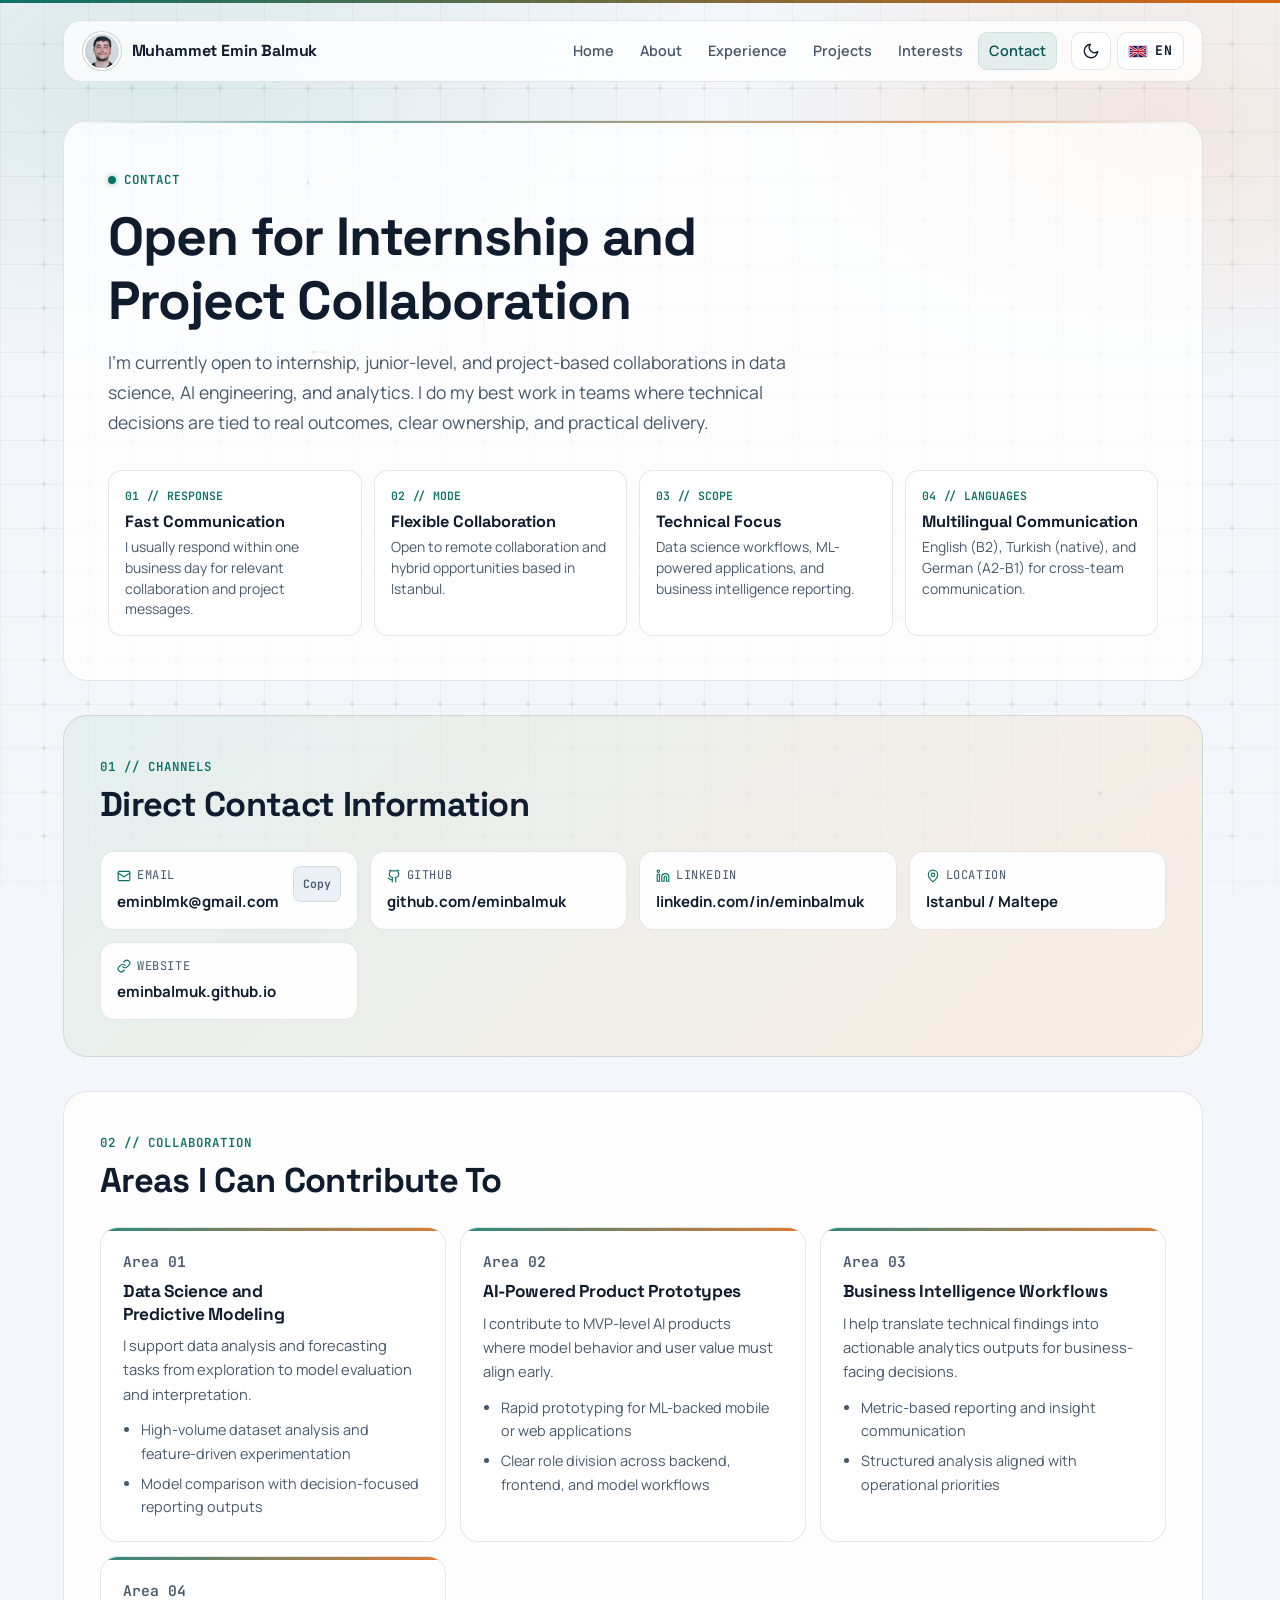
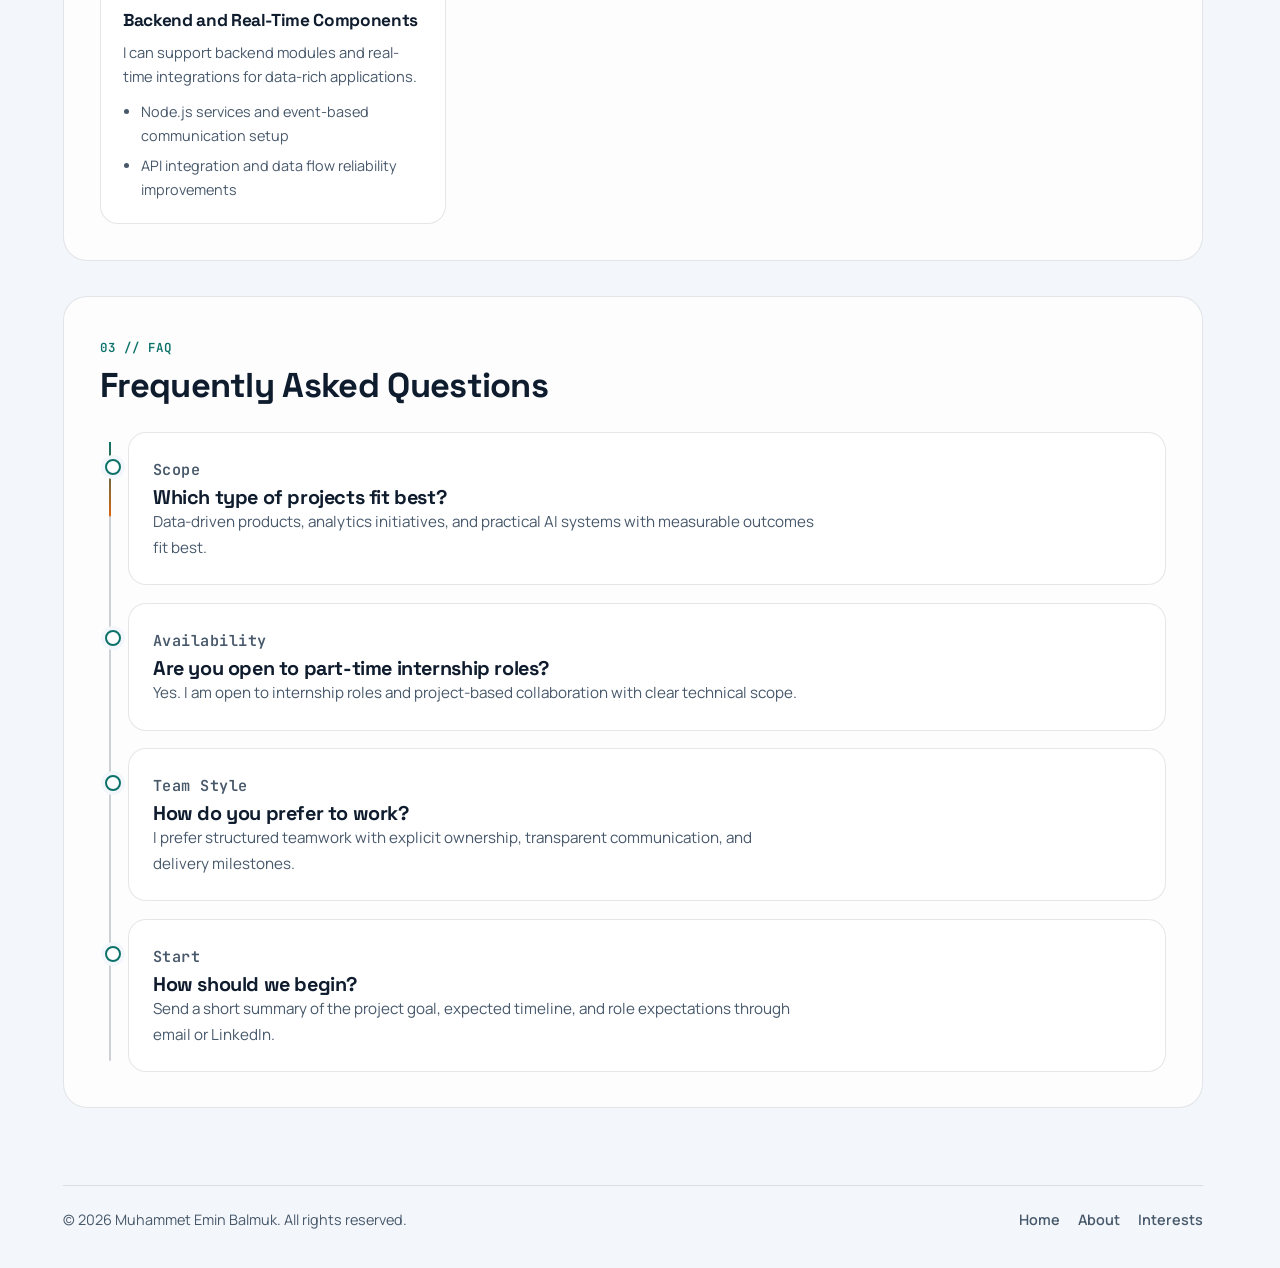
<file: contact-tr.html>
<!DOCTYPE html>
<html lang="tr">
<head>
  <meta charset="UTF-8">
  <meta name="viewport" content="width=device-width, initial-scale=1.0">
  <meta name="color-scheme" content="light dark">
  <script>
    document.documentElement.classList.add("js-ready");
    try {
      var s = localStorage.getItem("color-scheme");
      if (s === "light" || s === "dark") {
        document.querySelector('meta[name="color-scheme"]').content = s;
      }
    } catch (_e) {}
  </script>
  <meta name="description" content="Muhammet Emin Balmuk ile veri bilimi, yapay zeka ve analitik odaklı iş birliği için iletişime geçin.">
  <title>İletişim | Muhammet Emin Balmuk</title>
  <link rel="preconnect" href="https://fonts.googleapis.com">
  <link rel="preconnect" href="https://fonts.gstatic.com" crossorigin>
  <link href="https://fonts.googleapis.com/css2?family=JetBrains+Mono:wght@500;600&family=Manrope:wght@400;500;600;700&family=Space+Grotesk:wght@500;700&display=swap" rel="stylesheet">
  <link rel="stylesheet" href="styles/style.css?v=20261115-2">
</head>
<body>
  <div class="scroll-progress" aria-hidden="true"></div>
  <div class="page-bg" aria-hidden="true"></div>
  <canvas class="bg-canvas" aria-hidden="true"></canvas>
  <a class="skip-link visually-hidden" href="#main-content">Ana içeriğe atla</a>
  <div id="live-announcer" class="visually-hidden" aria-live="polite" aria-atomic="true"></div>

  <header class="site-header">
    <div class="header-inner">
      <a class="brand" href="index-tr.html" aria-label="Muhammet Emin Balmuk Ana Sayfa">
        <span class="brand-avatar" aria-hidden="true">
          <img src="images/profil.jpeg" alt="" width="40" height="40">
        </span>
        <span class="brand-name">Muhammet Emin Balmuk</span>
      </a>
      <nav class="site-nav" aria-label="Birincil">
        <button class="menu-button" type="button" popovertarget="site-menu" popovertargetaction="toggle" aria-controls="site-menu">
          <svg aria-hidden="true" viewBox="0 0 24 24" fill="none" stroke="currentColor" stroke-width="2" stroke-linecap="round">
            <path d="M4 7h16M4 12h16M4 17h16"/>
          </svg>
          <span>Menü</span>
        </button>
        <ul id="site-menu" class="site-menu" popover="auto">
          <li><a href="index-tr.html">Ana Sayfa</a></li>
          <li><a href="about-tr.html">Hakkımda</a></li>
          <li><a href="index-tr.html#experience">Deneyim</a></li>
          <li><a href="index-tr.html#projects">Projeler</a></li>
          <li><a href="interests-tr.html">İlgi Alanları</a></li>
          <li><a href="contact-tr.html" aria-current="page">İletişim</a></li>
        </ul>
      </nav>
      <div class="header-actions">
        <button class="icon-btn theme-toggle" type="button" aria-label="Koyu temaya geç" title="Koyu temaya geç">
          <svg class="icon-sun" aria-hidden="true" viewBox="0 0 24 24" fill="none" stroke="currentColor" stroke-width="1.8" stroke-linecap="round" stroke-linejoin="round">
            <circle cx="12" cy="12" r="4"/>
            <path d="M12 2v2M12 20v2M4.93 4.93l1.41 1.41M17.66 17.66l1.41 1.41M2 12h2M20 12h2M6.34 17.66l-1.41 1.41M19.07 4.93l-1.41 1.41"/>
          </svg>
          <svg class="icon-moon" aria-hidden="true" viewBox="0 0 24 24" fill="none" stroke="currentColor" stroke-width="1.8" stroke-linecap="round" stroke-linejoin="round">
            <path d="M21 12.79A9 9 0 1 1 11.21 3a7 7 0 0 0 9.79 9.79z"/>
          </svg>
        </button>
        <button class="lang-toggle" type="button" aria-label="Dili değiştir" title="Dili değiştir"><span class="lang-flag" aria-hidden="true"></span><span class="lang-code">TR</span></button>
      </div>
    </div>
  </header>

  <main id="main-content" tabindex="-1">
    <section class="hero about-hero reveal">
      <p class="eyebrow"><span class="status-dot" aria-hidden="true"></span>İletişim</p>
      <h1>Staj ve Proje İş Birliklerine Açığım</h1>
      <p class="lead">
        Veri bilimi, yapay zeka mühendisliği ve analitik odaklı staj, junior seviye ve proje bazlı
        iş birliklerine açığım. Benim için en verimli çalışma ortamı, teknik kararların gerçek sonuçlara
        bağlandığı ve sorumlulukların net olduğu ekipler.
      </p>
      <ul class="quick-stats">
        <li>
          <span class="stat-index">01 // YANIT</span>
          <strong>Hızlı İletişim</strong>
          <span>Uygun iş birliği mesajlarına genellikle bir iş günü içinde yanıt veririm.</span>
        </li>
        <li>
          <span class="stat-index">02 // MODEL</span>
          <strong>Esnek Çalışma Modeli</strong>
          <span>Uzaktan çalışmaya ve İstanbul merkezli hibrit fırsatlara açığım.</span>
        </li>
        <li>
          <span class="stat-index">03 // ODAK</span>
          <strong>Teknik Odak</strong>
          <span>Veri bilimi akışları, ML destekli uygulamalar ve iş zekası raporlama süreçleri.</span>
        </li>
        <li>
          <span class="stat-index">04 // DİL</span>
          <strong>Çok Dilli İletişim</strong>
          <span>İngilizce (B2), Türkçe (ana dil) ve Almanca (A2-B1) ile ekip içi iletişim.</span>
        </li>
      </ul>
    </section>

    <section class="section contact reveal">
      <div class="section-head">
        <div class="section-head-copy">
          <p class="eyebrow">01 // Kanallar</p>
          <h2>Doğrudan İletişim Bilgileri</h2>
        </div>
      </div>
      <div class="contact-grid">
        <div class="contact-item">
          <a class="contact-item-body contact-item-link" href="mailto:eminblmk@gmail.com">
            <span><svg aria-hidden="true" viewBox="0 0 24 24" fill="none" stroke="currentColor" stroke-width="2" stroke-linecap="round" stroke-linejoin="round"><rect x="2" y="4" width="20" height="16" rx="2"/><path d="m22 7-8.97 5.7a1.94 1.94 0 0 1-2.06 0L2 7"/></svg>E-posta</span>
            <strong>eminblmk@gmail.com</strong>
          </a>
          <button class="copy-btn" type="button" data-copy="eminblmk@gmail.com" aria-label="E-posta adresini kopyala">Kopyala</button>
        </div>
        <a class="contact-item" href="https://github.com/eminbalmuk" target="_blank" rel="noopener noreferrer">
          <div class="contact-item-body">
            <span><svg aria-hidden="true" viewBox="0 0 24 24" fill="none" stroke="currentColor" stroke-width="2" stroke-linecap="round" stroke-linejoin="round"><path d="M15 22v-4a4.8 4.8 0 0 0-1-3.5c3 0 6-2 6-5.5.08-1.25-.27-2.48-1-3.5.28-1.15.28-2.35 0-3.5 0 0-1 0-3 1.5-2.64-.5-5.36-.5-8 0C6 2 5 2 5 2c-.3 1.15-.3 2.35 0 3.5A5.4 5.4 0 0 0 4 9c0 3.5 3 5.5 6 5.5-.39.49-.68 1.05-.85 1.65-.17.6-.22 1.23-.15 1.85v4"/><path d="M9 18c-4.51 2-5-2-7-2"/></svg>GitHub</span>
            <strong>github.com/eminbalmuk</strong>
          </div>
        </a>
        <a class="contact-item" href="https://www.linkedin.com/in/eminbalmuk/" target="_blank" rel="noopener noreferrer">
          <div class="contact-item-body">
            <span><svg aria-hidden="true" viewBox="0 0 24 24" fill="none" stroke="currentColor" stroke-width="2" stroke-linecap="round" stroke-linejoin="round"><path d="M16 8a6 6 0 0 1 6 6v7h-4v-7a2 2 0 0 0-2-2 2 2 0 0 0-2 2v7h-4v-7a6 6 0 0 1 6-6z"/><rect x="2" y="9" width="4" height="12"/><circle cx="4" cy="4" r="2"/></svg>LinkedIn</span>
            <strong>linkedin.com/in/eminbalmuk</strong>
          </div>
        </a>
        <div class="contact-item">
          <div class="contact-item-body">
            <span><svg aria-hidden="true" viewBox="0 0 24 24" fill="none" stroke="currentColor" stroke-width="2" stroke-linecap="round" stroke-linejoin="round"><path d="M20 10c0 6-8 12-8 12s-8-6-8-12a8 8 0 0 1 16 0Z"/><circle cx="12" cy="10" r="3"/></svg>Konum</span>
            <strong>İstanbul / Maltepe</strong>
          </div>
        </div>
        <a class="contact-item" href="https://eminbalmuk.github.io" target="_blank" rel="noopener noreferrer">
          <div class="contact-item-body">
            <span><svg aria-hidden="true" viewBox="0 0 24 24" fill="none" stroke="currentColor" stroke-width="2" stroke-linecap="round" stroke-linejoin="round"><path d="M10 13a5 5 0 0 0 7.54.54l3-3a5 5 0 0 0-7.07-7.07l-1.72 1.71"/><path d="M14 11a5 5 0 0 0-7.54-.54l-3 3a5 5 0 0 0 7.07 7.07l1.71-1.71"/></svg>Web Sitesi</span>
            <strong>eminbalmuk.github.io</strong>
          </div>
        </a>
      </div>
    </section>

    <section class="section reveal">
      <div class="section-head">
        <div class="section-head-copy">
          <p class="eyebrow">02 // İş Birliği</p>
          <h2>Katkı Sunabileceğim Alanlar</h2>
        </div>
      </div>
      <div class="project-grid">
        <article class="project-card">
          <p class="project-meta">Alan 01</p>
          <h3>Veri Bilimi ve Tahminleme</h3>
          <p>Veri analizi ve tahminleme ihtiyaçlarında keşiften model değerlendirmesine kadar destek sunabilirim.</p>
          <ul>
            <li>Yüksek hacimli veri setlerinde analiz ve özellik odaklı model denemeleri</li>
            <li>Karar odaklı raporlama ile model karşılaştırma çıktıları</li>
          </ul>
        </article>
        <article class="project-card">
          <p class="project-meta">Alan 02</p>
          <h3>AI Destekli Ürün Prototipleri</h3>
          <p>Model davranışı ve kullanıcı değerinin erken aşamada hizalandığı MVP ürünlerde aktif rol alırım.</p>
          <ul>
            <li>ML destekli mobil veya web ürünlerinde hızlı prototipleme</li>
            <li>Backend, frontend ve model akışlarında net rol dağılımı</li>
          </ul>
        </article>
        <article class="project-card">
          <p class="project-meta">Alan 03</p>
          <h3>İş Zekası ve Analitik Çıktılar</h3>
          <p>Teknik bulguların aksiyona dönüştüğü iş odaklı analitik çıktıların üretilmesine katkı sunarım.</p>
          <ul>
            <li>Metrik bazlı raporlama ve içgörü iletişimi</li>
            <li>Operasyonel önceliklerle hizalanmış analiz yaklaşımı</li>
          </ul>
        </article>
        <article class="project-card">
          <p class="project-meta">Alan 04</p>
          <h3>Backend ve Gerçek Zamanlı Bileşenler</h3>
          <p>Veri yoğun uygulamalarda backend modülleri ve gerçek zamanlı entegrasyonları destekleyebilirim.</p>
          <ul>
            <li>Node.js servisleri ve event tabanlı iletişim kurgusu</li>
            <li>API entegrasyonu ve veri akış güvenilirliği iyileştirmeleri</li>
          </ul>
        </article>
      </div>
    </section>

    <section class="section reveal">
      <div class="section-head">
        <div class="section-head-copy">
          <p class="eyebrow">03 // Sık Sorulanlar</p>
          <h2>İş Birliği Öncesi Kısa Bilgiler</h2>
        </div>
      </div>
      <div class="timeline">
        <div class="timeline-progress" aria-hidden="true"></div>
        <article class="role-card">
          <p class="timeline-date">Kapsam</p>
          <h3>Hangi proje tipleri daha uygun?</h3>
          <p>Veri odaklı ürünler, analitik inisiyatifler ve ölçülebilir çıktısı olan uygulamalı AI sistemleri en uygun alanlar.</p>
        </article>
        <article class="role-card">
          <p class="timeline-date">Uygunluk</p>
          <h3>Part-time staj veya proje bazlı role açık mısın?</h3>
          <p>Evet. Teknik kapsamı net olan staj ve proje bazlı iş birliklerine açığım.</p>
        </article>
        <article class="role-card">
          <p class="timeline-date">Çalışma Tarzı</p>
          <h3>Nasıl çalışmayı tercih ediyorsun?</h3>
          <p>Net sorumluluk dağılımı, şeffaf iletişim ve ara teslim noktaları olan yapılandırılmış ekip çalışmasını tercih ederim.</p>
        </article>
        <article class="role-card">
          <p class="timeline-date">Başlangıç</p>
          <h3>Nasıl iletişime geçelim?</h3>
          <p>E-posta veya LinkedIn üzerinden proje hedefi, zaman planı ve rol beklentisini kısa bir özetle iletmeniz yeterli.</p>
        </article>
      </div>
    </section>
  </main>

  <footer class="site-footer">
    <p>&copy; 2026 Muhammet Emin Balmuk. Tüm hakları saklıdır.</p>
    <ul class="footer-links">
      <li><a href="index-tr.html">Ana Sayfa</a></li>
      <li><a href="about-tr.html">Hakkımda</a></li>
      <li><a href="interests-tr.html">İlgi Alanları</a></li>
    </ul>
  </footer>

  <button class="to-top" type="button" aria-label="Sayfanın başına dön">
    <svg aria-hidden="true" viewBox="0 0 24 24" fill="none" stroke="currentColor" stroke-width="2.2" stroke-linecap="round" stroke-linejoin="round"><path d="m18 15-6-6-6 6"/></svg>
    <span>Yukarı</span>
  </button>

  <script src="scripts/language.js?v=20261115-2" defer></script>
  <script src="scripts/main.js?v=20261115-2" defer></script>
</body>
</html>
</file>
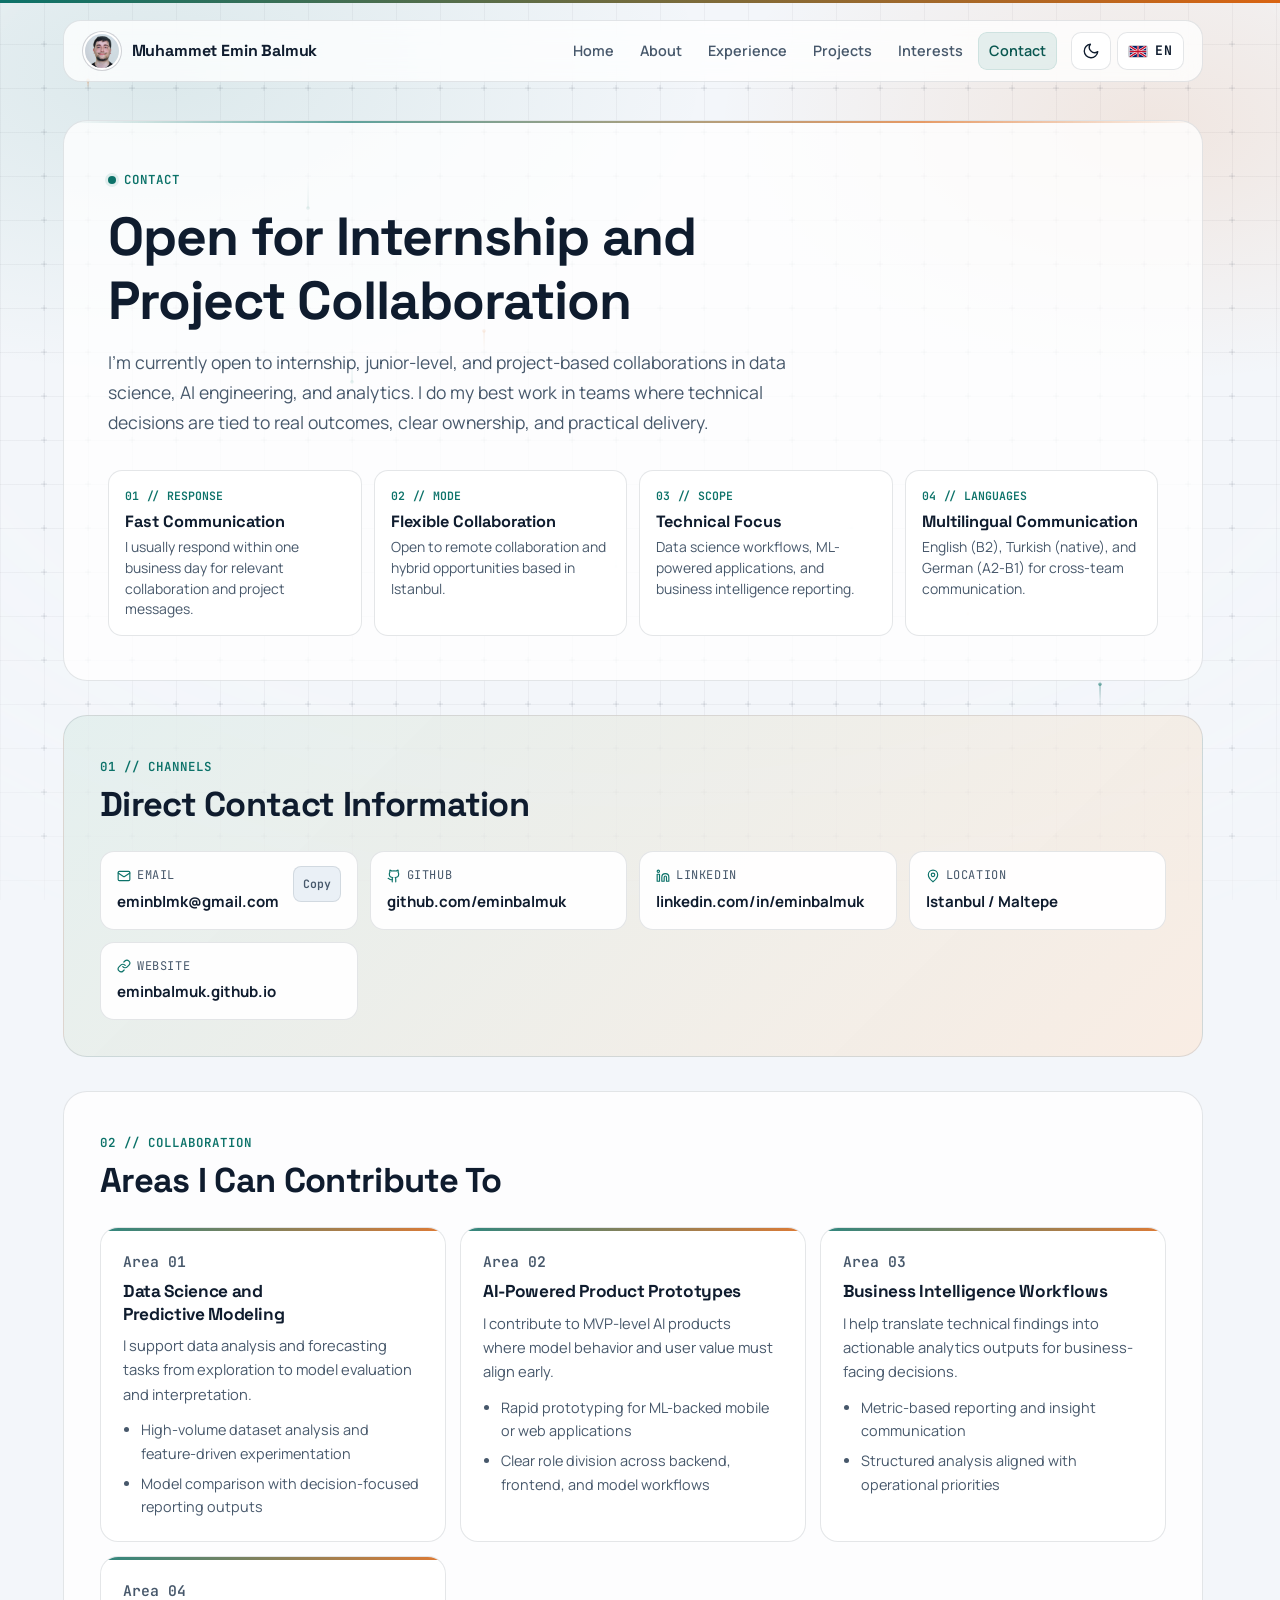
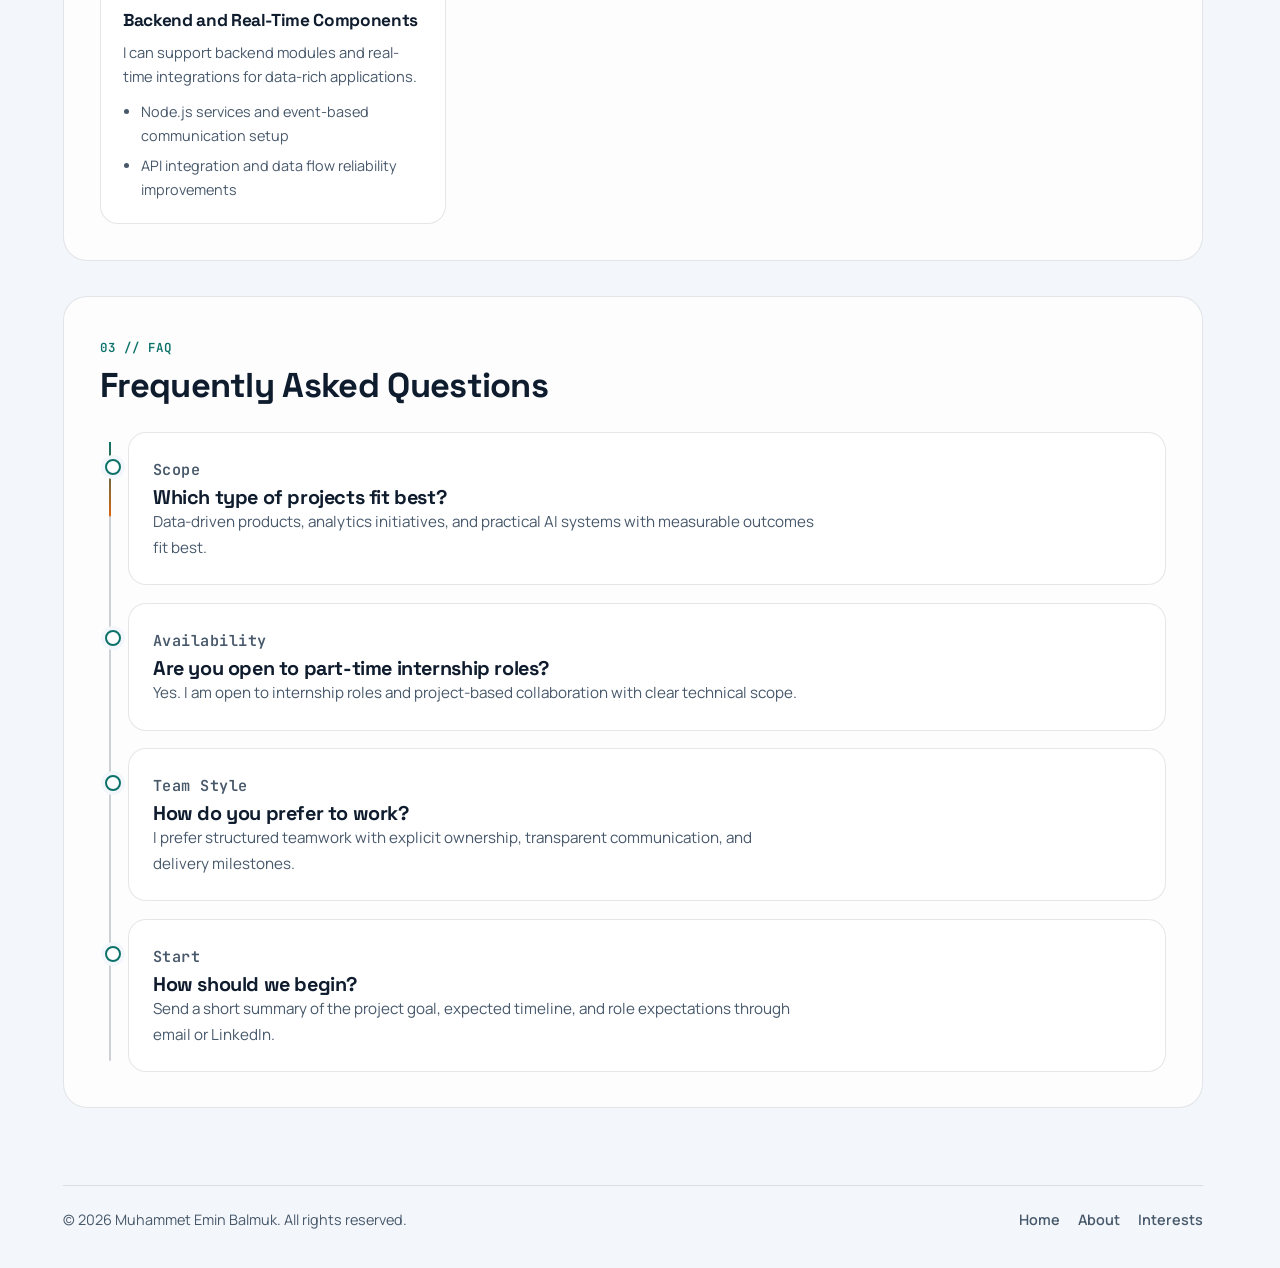
<file: contact.html>
<!DOCTYPE html>
<html lang="en">
<head>
  <meta charset="UTF-8">
  <meta name="viewport" content="width=device-width, initial-scale=1.0">
  <meta name="color-scheme" content="light dark">
  <script>
    document.documentElement.classList.add("js-ready");
    try {
      var s = localStorage.getItem("color-scheme");
      if (s === "light" || s === "dark") {
        document.querySelector('meta[name="color-scheme"]').content = s;
      }
    } catch (_e) {}
  </script>
  <meta name="description" content="Contact Muhammet Emin Balmuk for data science, AI, and analytics collaboration opportunities.">
  <title>Contact | Muhammet Emin Balmuk</title>
  <link rel="preconnect" href="https://fonts.googleapis.com">
  <link rel="preconnect" href="https://fonts.gstatic.com" crossorigin>
  <link href="https://fonts.googleapis.com/css2?family=JetBrains+Mono:wght@500;600&family=Manrope:wght@400;500;600;700&family=Space+Grotesk:wght@500;700&display=swap" rel="stylesheet">
  <link rel="stylesheet" href="styles/style.css?v=20261115-2">
</head>
<body>
  <div class="scroll-progress" aria-hidden="true"></div>
  <div class="page-bg" aria-hidden="true"></div>
  <canvas class="bg-canvas" aria-hidden="true"></canvas>
  <a class="skip-link visually-hidden" href="#main-content">Skip to main content</a>
  <div id="live-announcer" class="visually-hidden" aria-live="polite" aria-atomic="true"></div>

  <header class="site-header">
    <div class="header-inner">
      <a class="brand" href="index.html" aria-label="Muhammet Emin Balmuk Home">
        <span class="brand-avatar" aria-hidden="true">
          <img src="images/profil.jpeg" alt="" width="40" height="40">
        </span>
        <span class="brand-name">Muhammet Emin Balmuk</span>
      </a>
      <nav class="site-nav" aria-label="Primary">
        <button class="menu-button" type="button" popovertarget="site-menu" popovertargetaction="toggle" aria-controls="site-menu">
          <svg aria-hidden="true" viewBox="0 0 24 24" fill="none" stroke="currentColor" stroke-width="2" stroke-linecap="round">
            <path d="M4 7h16M4 12h16M4 17h16"/>
          </svg>
          <span>Menu</span>
        </button>
        <ul id="site-menu" class="site-menu" popover="auto">
          <li><a href="index.html">Home</a></li>
          <li><a href="about.html">About</a></li>
          <li><a href="index.html#experience">Experience</a></li>
          <li><a href="index.html#projects">Projects</a></li>
          <li><a href="interests.html">Interests</a></li>
          <li><a href="contact.html" aria-current="page">Contact</a></li>
        </ul>
      </nav>
      <div class="header-actions">
        <button class="icon-btn theme-toggle" type="button" aria-label="Switch to dark theme" title="Switch to dark theme">
          <svg class="icon-sun" aria-hidden="true" viewBox="0 0 24 24" fill="none" stroke="currentColor" stroke-width="1.8" stroke-linecap="round" stroke-linejoin="round">
            <circle cx="12" cy="12" r="4"/>
            <path d="M12 2v2M12 20v2M4.93 4.93l1.41 1.41M17.66 17.66l1.41 1.41M2 12h2M20 12h2M6.34 17.66l-1.41 1.41M19.07 4.93l-1.41 1.41"/>
          </svg>
          <svg class="icon-moon" aria-hidden="true" viewBox="0 0 24 24" fill="none" stroke="currentColor" stroke-width="1.8" stroke-linecap="round" stroke-linejoin="round">
            <path d="M21 12.79A9 9 0 1 1 11.21 3a7 7 0 0 0 9.79 9.79z"/>
          </svg>
        </button>
        <button class="lang-toggle" type="button" aria-label="Switch language" title="Switch language"><span class="lang-flag" aria-hidden="true"></span><span class="lang-code">EN</span></button>
      </div>
    </div>
  </header>

  <main id="main-content" tabindex="-1">
    <section class="hero about-hero reveal">
      <p class="eyebrow"><span class="status-dot" aria-hidden="true"></span>Contact</p>
      <h1>Open for Internship and Project Collaboration</h1>
      <p class="lead">
        I'm currently open to internship, junior-level, and project-based collaborations in data science,
        AI engineering, and analytics. I do my best work in teams where technical decisions are tied to
        real outcomes, clear ownership, and practical delivery.
      </p>
      <ul class="quick-stats">
        <li>
          <span class="stat-index">01 // RESPONSE</span>
          <strong>Fast Communication</strong>
          <span>I usually respond within one business day for relevant collaboration and project messages.</span>
        </li>
        <li>
          <span class="stat-index">02 // MODE</span>
          <strong>Flexible Collaboration</strong>
          <span>Open to remote collaboration and hybrid opportunities based in Istanbul.</span>
        </li>
        <li>
          <span class="stat-index">03 // SCOPE</span>
          <strong>Technical Focus</strong>
          <span>Data science workflows, ML-powered applications, and business intelligence reporting.</span>
        </li>
        <li>
          <span class="stat-index">04 // LANGUAGES</span>
          <strong>Multilingual Communication</strong>
          <span>English (B2), Turkish (native), and German (A2-B1) for cross-team communication.</span>
        </li>
      </ul>
    </section>

    <section class="section contact reveal">
      <div class="section-head">
        <div class="section-head-copy">
          <p class="eyebrow">01 // Channels</p>
          <h2>Direct Contact Information</h2>
        </div>
      </div>
      <div class="contact-grid">
        <div class="contact-item">
          <a class="contact-item-body contact-item-link" href="mailto:eminblmk@gmail.com">
            <span><svg aria-hidden="true" viewBox="0 0 24 24" fill="none" stroke="currentColor" stroke-width="2" stroke-linecap="round" stroke-linejoin="round"><rect x="2" y="4" width="20" height="16" rx="2"/><path d="m22 7-8.97 5.7a1.94 1.94 0 0 1-2.06 0L2 7"/></svg>Email</span>
            <strong>eminblmk@gmail.com</strong>
          </a>
          <button class="copy-btn" type="button" data-copy="eminblmk@gmail.com" aria-label="Copy email address">Copy</button>
        </div>
        <a class="contact-item" href="https://github.com/eminbalmuk" target="_blank" rel="noopener noreferrer">
          <div class="contact-item-body">
            <span><svg aria-hidden="true" viewBox="0 0 24 24" fill="none" stroke="currentColor" stroke-width="2" stroke-linecap="round" stroke-linejoin="round"><path d="M15 22v-4a4.8 4.8 0 0 0-1-3.5c3 0 6-2 6-5.5.08-1.25-.27-2.48-1-3.5.28-1.15.28-2.35 0-3.5 0 0-1 0-3 1.5-2.64-.5-5.36-.5-8 0C6 2 5 2 5 2c-.3 1.15-.3 2.35 0 3.5A5.4 5.4 0 0 0 4 9c0 3.5 3 5.5 6 5.5-.39.49-.68 1.05-.85 1.65-.17.6-.22 1.23-.15 1.85v4"/><path d="M9 18c-4.51 2-5-2-7-2"/></svg>GitHub</span>
            <strong>github.com/eminbalmuk</strong>
          </div>
        </a>
        <a class="contact-item" href="https://www.linkedin.com/in/eminbalmuk/" target="_blank" rel="noopener noreferrer">
          <div class="contact-item-body">
            <span><svg aria-hidden="true" viewBox="0 0 24 24" fill="none" stroke="currentColor" stroke-width="2" stroke-linecap="round" stroke-linejoin="round"><path d="M16 8a6 6 0 0 1 6 6v7h-4v-7a2 2 0 0 0-2-2 2 2 0 0 0-2 2v7h-4v-7a6 6 0 0 1 6-6z"/><rect x="2" y="9" width="4" height="12"/><circle cx="4" cy="4" r="2"/></svg>LinkedIn</span>
            <strong>linkedin.com/in/eminbalmuk</strong>
          </div>
        </a>
        <div class="contact-item">
          <div class="contact-item-body">
            <span><svg aria-hidden="true" viewBox="0 0 24 24" fill="none" stroke="currentColor" stroke-width="2" stroke-linecap="round" stroke-linejoin="round"><path d="M20 10c0 6-8 12-8 12s-8-6-8-12a8 8 0 0 1 16 0Z"/><circle cx="12" cy="10" r="3"/></svg>Location</span>
            <strong>Istanbul / Maltepe</strong>
          </div>
        </div>
        <a class="contact-item" href="https://eminbalmuk.github.io" target="_blank" rel="noopener noreferrer">
          <div class="contact-item-body">
            <span><svg aria-hidden="true" viewBox="0 0 24 24" fill="none" stroke="currentColor" stroke-width="2" stroke-linecap="round" stroke-linejoin="round"><path d="M10 13a5 5 0 0 0 7.54.54l3-3a5 5 0 0 0-7.07-7.07l-1.72 1.71"/><path d="M14 11a5 5 0 0 0-7.54-.54l-3 3a5 5 0 0 0 7.07 7.07l1.71-1.71"/></svg>Website</span>
            <strong>eminbalmuk.github.io</strong>
          </div>
        </a>
      </div>
    </section>

    <section class="section reveal">
      <div class="section-head">
        <div class="section-head-copy">
          <p class="eyebrow">02 // Collaboration</p>
          <h2>Areas I Can Contribute To</h2>
        </div>
      </div>
      <div class="project-grid">
        <article class="project-card">
          <p class="project-meta">Area 01</p>
          <h3>Data Science and Predictive Modeling</h3>
          <p>I support data analysis and forecasting tasks from exploration to model evaluation and interpretation.</p>
          <ul>
            <li>High-volume dataset analysis and feature-driven experimentation</li>
            <li>Model comparison with decision-focused reporting outputs</li>
          </ul>
        </article>
        <article class="project-card">
          <p class="project-meta">Area 02</p>
          <h3>AI-Powered Product Prototypes</h3>
          <p>I contribute to MVP-level AI products where model behavior and user value must align early.</p>
          <ul>
            <li>Rapid prototyping for ML-backed mobile or web applications</li>
            <li>Clear role division across backend, frontend, and model workflows</li>
          </ul>
        </article>
        <article class="project-card">
          <p class="project-meta">Area 03</p>
          <h3>Business Intelligence Workflows</h3>
          <p>I help translate technical findings into actionable analytics outputs for business-facing decisions.</p>
          <ul>
            <li>Metric-based reporting and insight communication</li>
            <li>Structured analysis aligned with operational priorities</li>
          </ul>
        </article>
        <article class="project-card">
          <p class="project-meta">Area 04</p>
          <h3>Backend and Real-Time Components</h3>
          <p>I can support backend modules and real-time integrations for data-rich applications.</p>
          <ul>
            <li>Node.js services and event-based communication setup</li>
            <li>API integration and data flow reliability improvements</li>
          </ul>
        </article>
      </div>
    </section>

    <section class="section reveal">
      <div class="section-head">
        <div class="section-head-copy">
          <p class="eyebrow">03 // FAQ</p>
          <h2>Frequently Asked Questions</h2>
        </div>
      </div>
      <div class="timeline">
        <div class="timeline-progress" aria-hidden="true"></div>
        <article class="role-card">
          <p class="timeline-date">Scope</p>
          <h3>Which type of projects fit best?</h3>
          <p>Data-driven products, analytics initiatives, and practical AI systems with measurable outcomes fit best.</p>
        </article>
        <article class="role-card">
          <p class="timeline-date">Availability</p>
          <h3>Are you open to part-time internship roles?</h3>
          <p>Yes. I am open to internship roles and project-based collaboration with clear technical scope.</p>
        </article>
        <article class="role-card">
          <p class="timeline-date">Team Style</p>
          <h3>How do you prefer to work?</h3>
          <p>I prefer structured teamwork with explicit ownership, transparent communication, and delivery milestones.</p>
        </article>
        <article class="role-card">
          <p class="timeline-date">Start</p>
          <h3>How should we begin?</h3>
          <p>Send a short summary of the project goal, expected timeline, and role expectations through email or LinkedIn.</p>
        </article>
      </div>
    </section>
  </main>

  <footer class="site-footer">
    <p>&copy; 2026 Muhammet Emin Balmuk. All rights reserved.</p>
    <ul class="footer-links">
      <li><a href="index.html">Home</a></li>
      <li><a href="about.html">About</a></li>
      <li><a href="interests.html">Interests</a></li>
    </ul>
  </footer>

  <button class="to-top" type="button" aria-label="Back to top">
    <svg aria-hidden="true" viewBox="0 0 24 24" fill="none" stroke="currentColor" stroke-width="2.2" stroke-linecap="round" stroke-linejoin="round"><path d="m18 15-6-6-6 6"/></svg>
    <span>Top</span>
  </button>

  <script src="scripts/language.js?v=20261115-2" defer></script>
  <script src="scripts/main.js?v=20261115-2" defer></script>
</body>
</html>
</file>
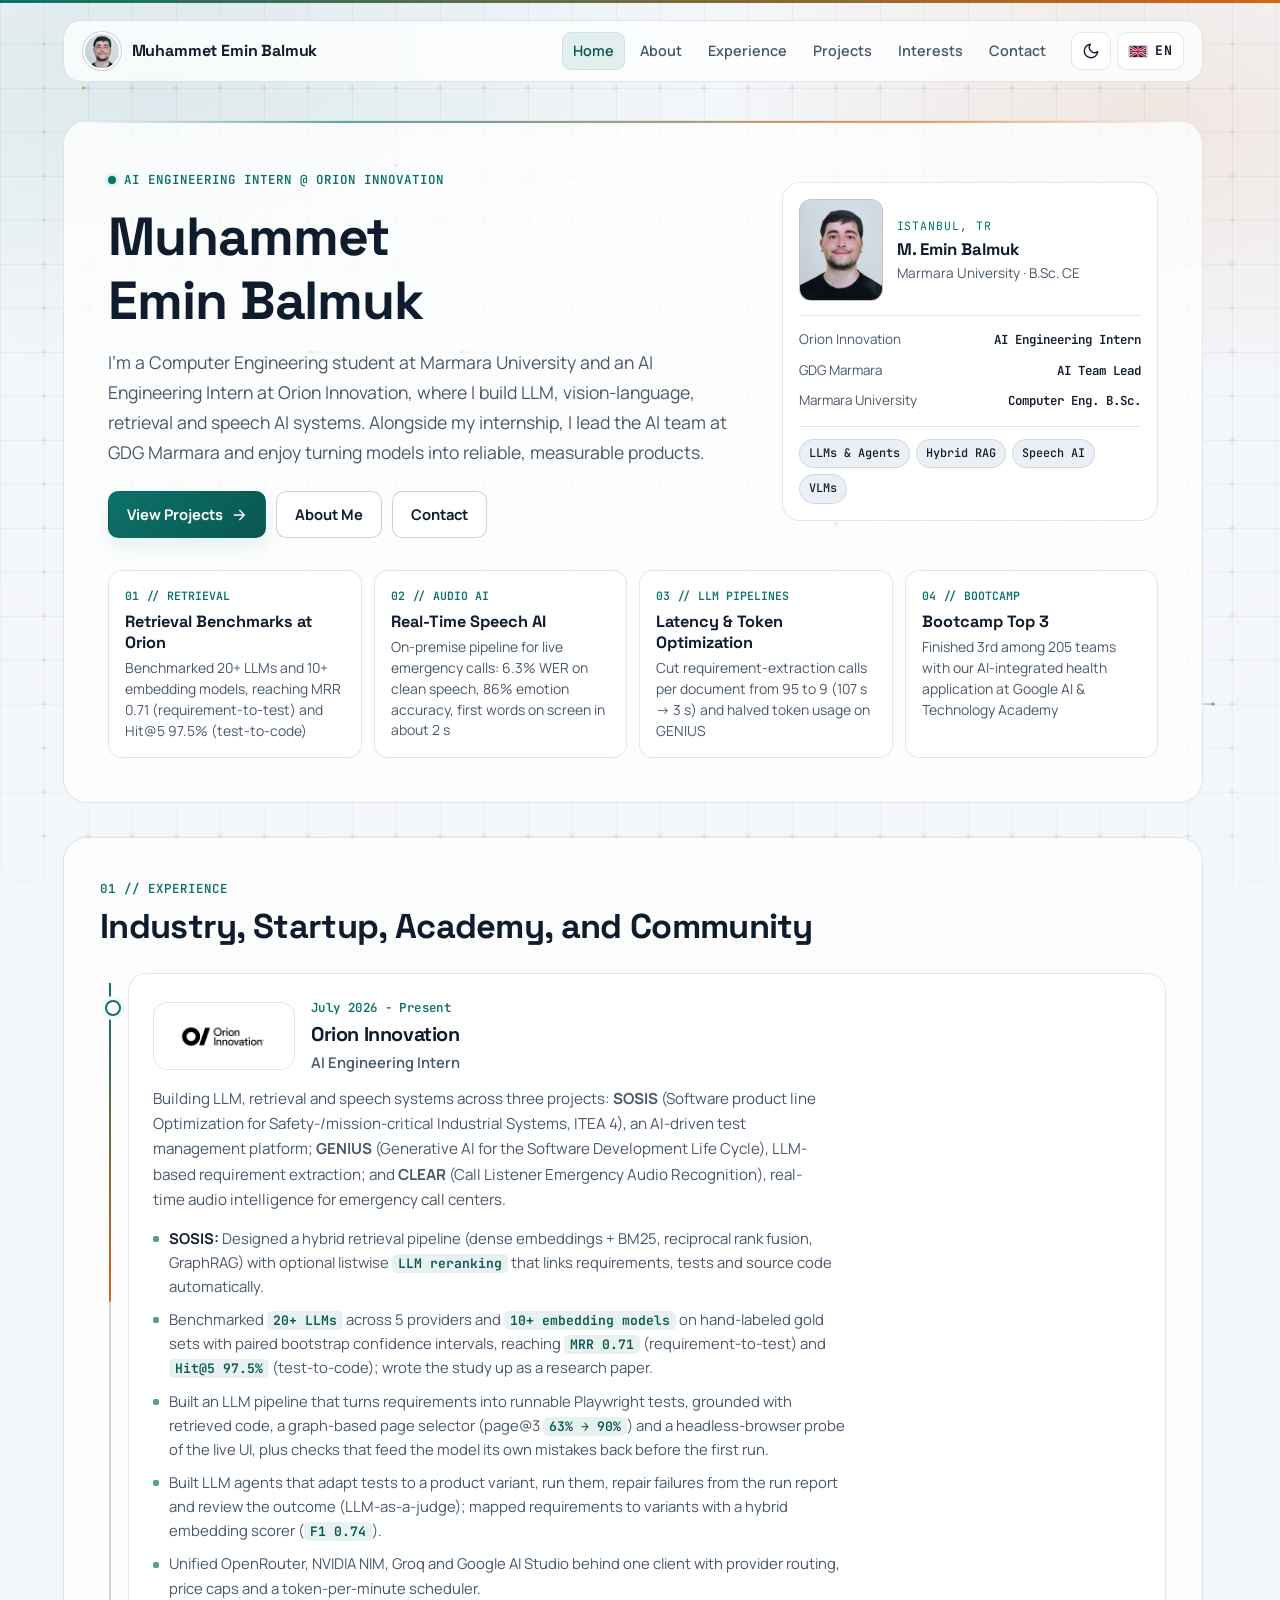
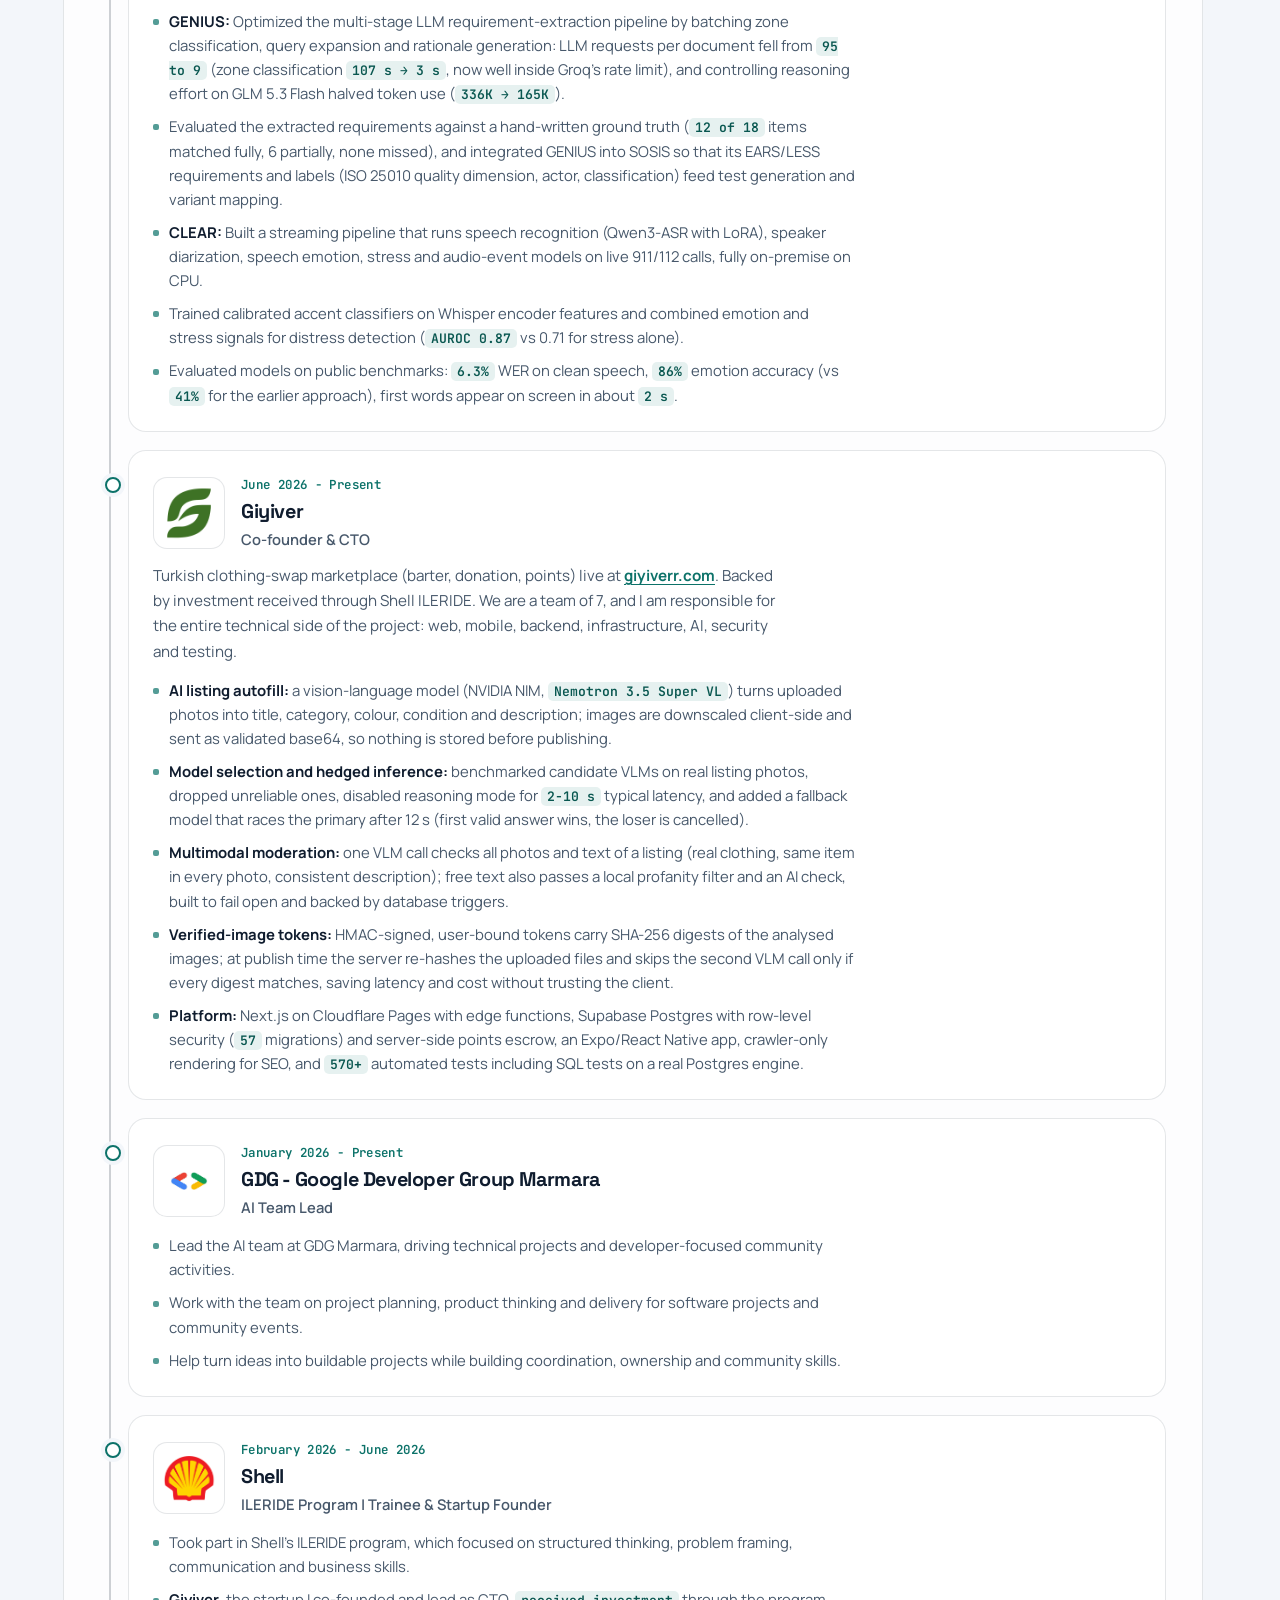
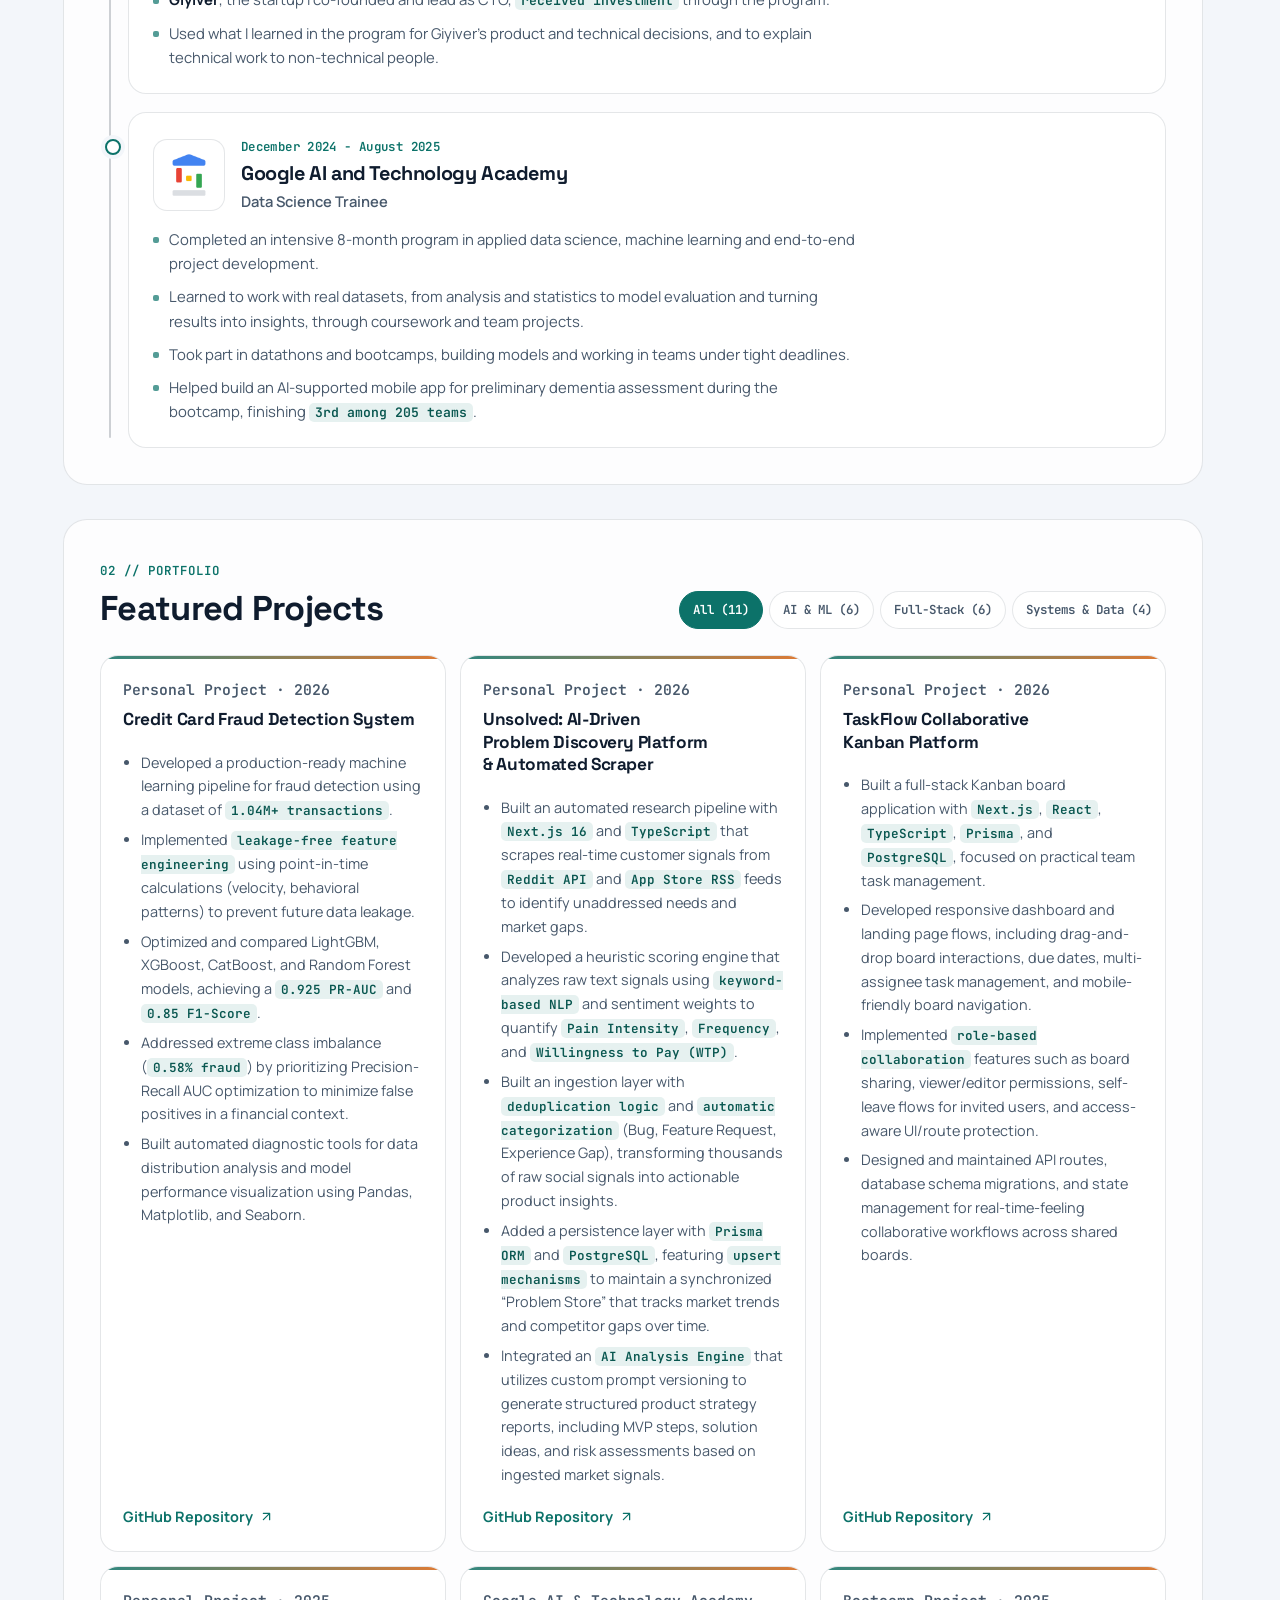
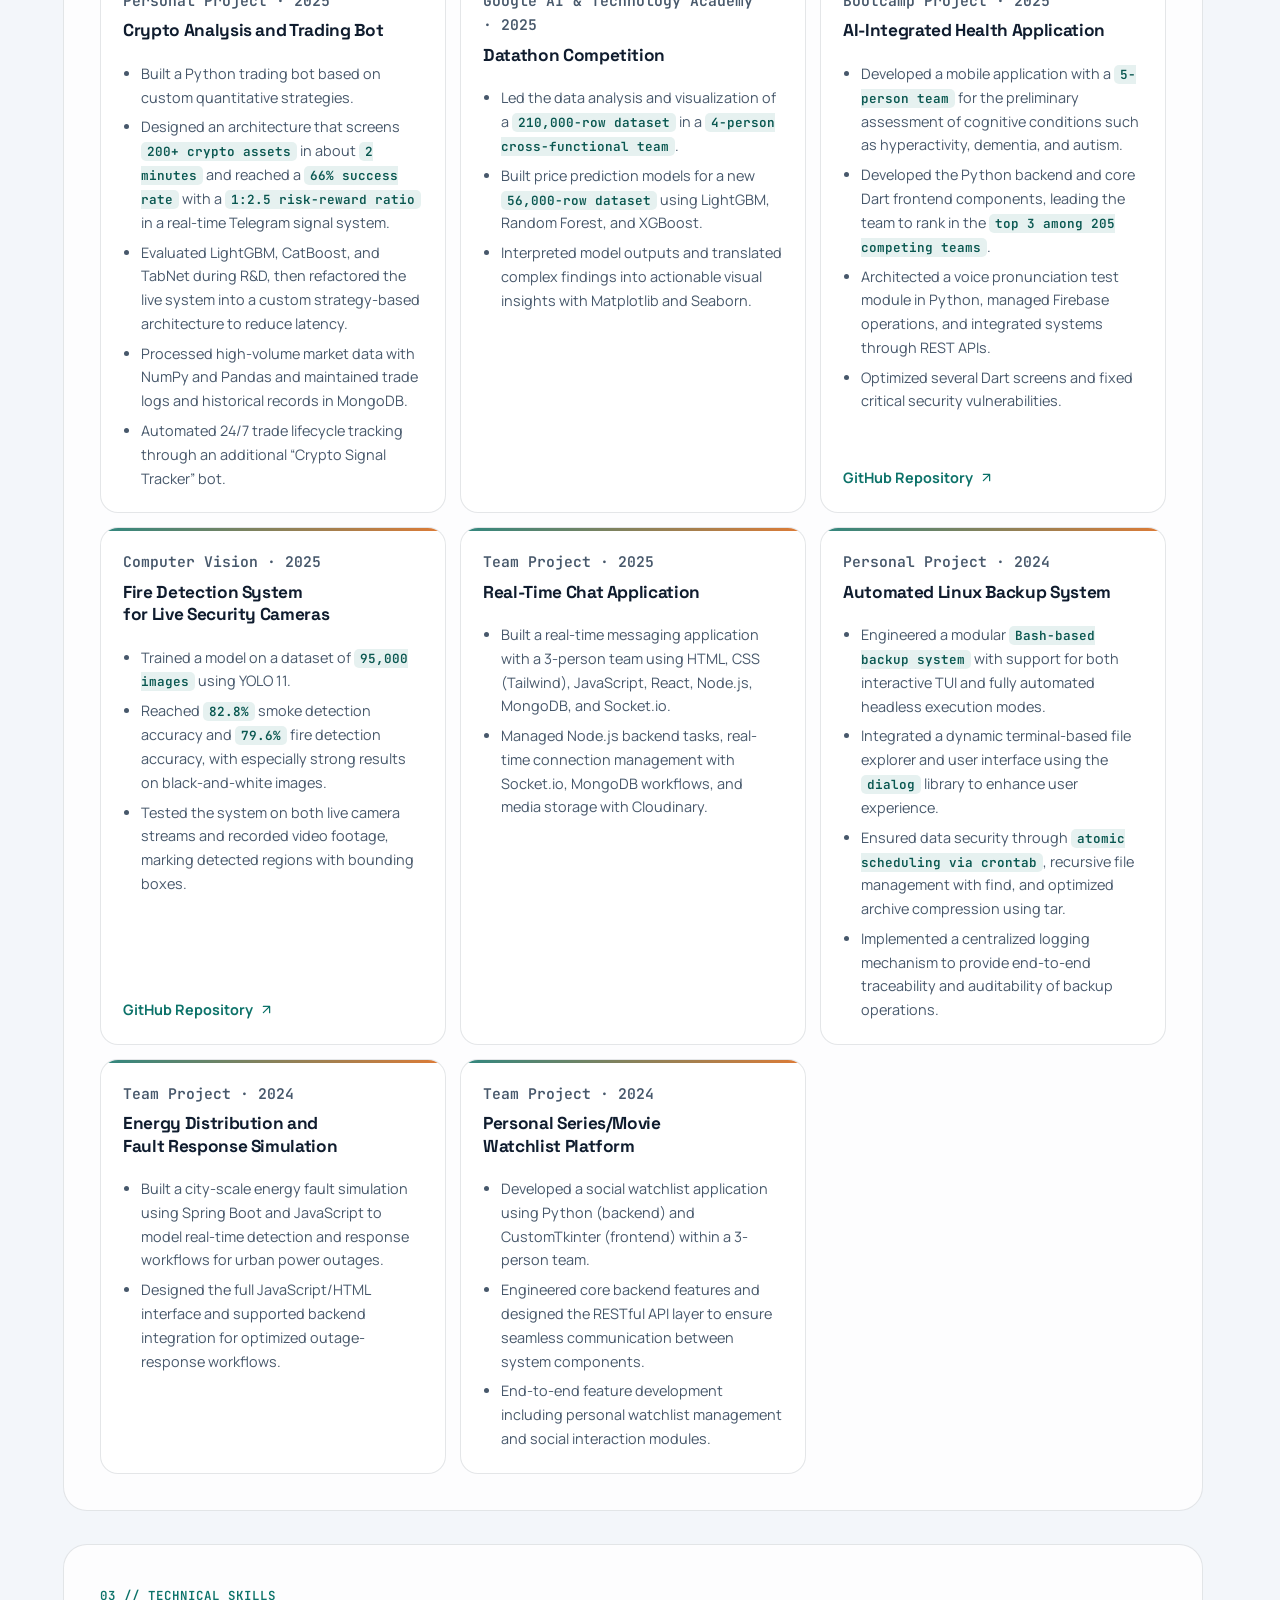
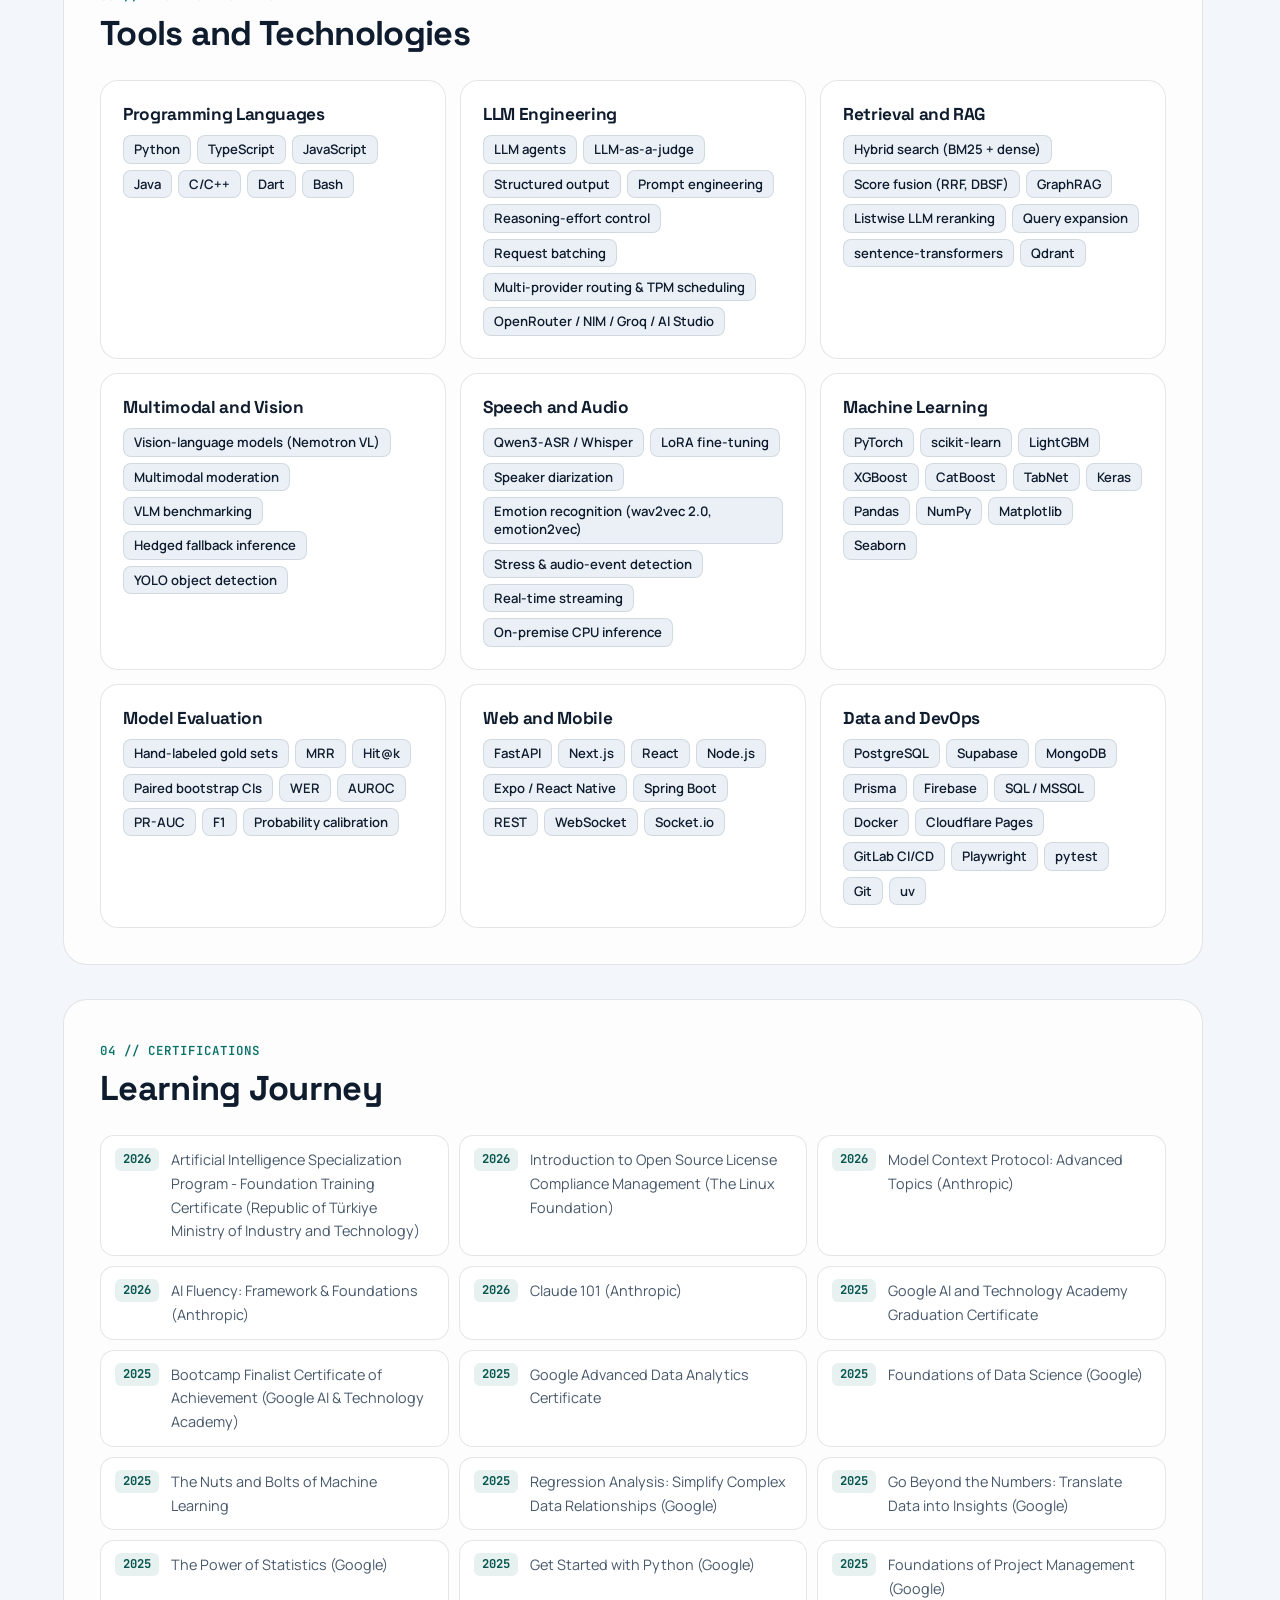
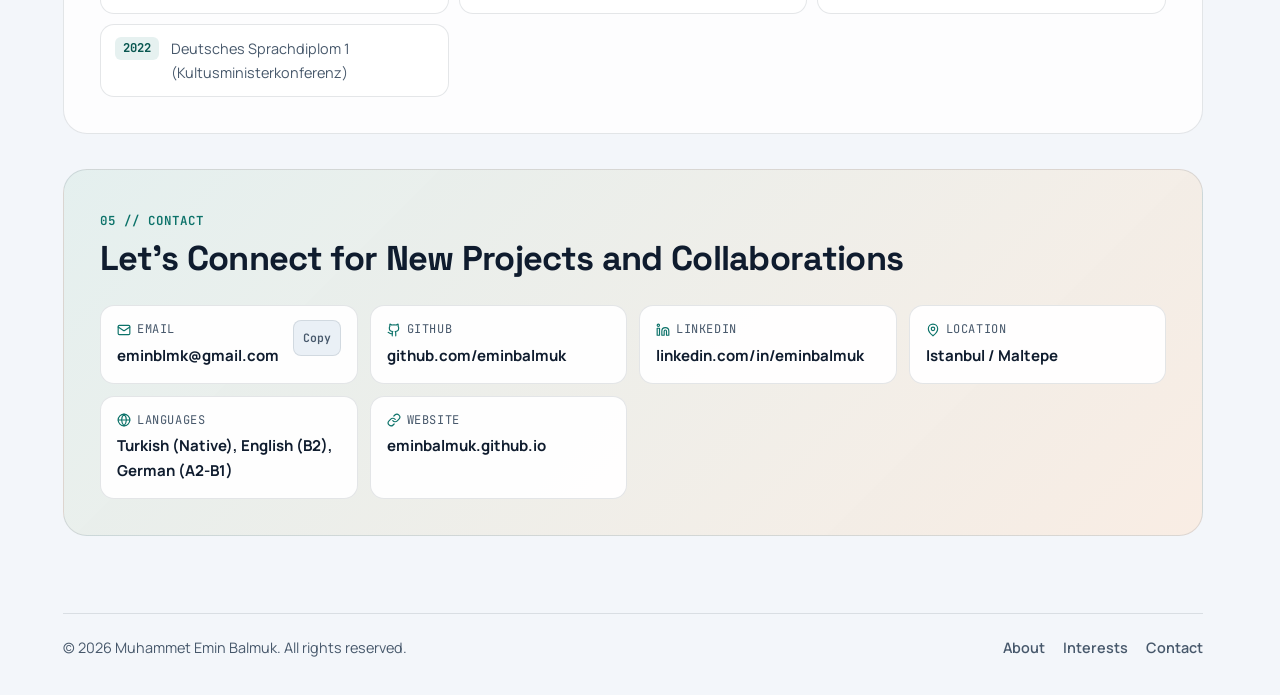
<file: index-tr.html>
<!DOCTYPE html>
<html lang="tr">
<head>
  <meta charset="UTF-8">
  <meta name="viewport" content="width=device-width, initial-scale=1.0">
  <meta name="color-scheme" content="light dark">
  <script>
    document.documentElement.classList.add("js-ready");
    try {
      var s = localStorage.getItem("color-scheme");
      if (s === "light" || s === "dark") {
        document.querySelector('meta[name="color-scheme"]').content = s;
      }
    } catch (_e) {}
  </script>
  <meta name="description" content="Muhammet Emin Balmuk - Bilgisayar Mühendisliği öğrencisi ve Orion Innovation'da AI Engineering Intern; LLM, retrieval, görsel-dil ve konuşma tabanlı yapay zeka sistemleri geliştiriyor.">
  <title>Muhammet Emin Balmuk | Portfolyo</title>
  <link rel="preconnect" href="https://fonts.googleapis.com">
  <link rel="preconnect" href="https://fonts.gstatic.com" crossorigin>
  <link href="https://fonts.googleapis.com/css2?family=JetBrains+Mono:wght@500;600&family=Manrope:wght@400;500;600;700&family=Space+Grotesk:wght@500;700&display=swap" rel="stylesheet">
  <link rel="stylesheet" href="styles/style.css?v=20261115-2">
</head>
<body>
  <div class="scroll-progress" aria-hidden="true"></div>
  <div class="page-bg" aria-hidden="true"></div>
  <canvas class="bg-canvas" aria-hidden="true"></canvas>
  <a class="skip-link visually-hidden" href="#main-content">Ana içeriğe atla</a>
  <div id="live-announcer" class="visually-hidden" aria-live="polite" aria-atomic="true"></div>

  <header class="site-header">
    <div class="header-inner">
      <a class="brand" href="index-tr.html" aria-label="Muhammet Emin Balmuk Ana Sayfa">
        <span class="brand-avatar" aria-hidden="true">
          <img src="images/profil.jpeg" alt="" width="40" height="40">
        </span>
        <span class="brand-name">Muhammet Emin Balmuk</span>
      </a>
      <nav class="site-nav" aria-label="Birincil">
        <button class="menu-button" type="button" popovertarget="site-menu" popovertargetaction="toggle" aria-controls="site-menu">
          <svg aria-hidden="true" viewBox="0 0 24 24" fill="none" stroke="currentColor" stroke-width="2" stroke-linecap="round">
            <path d="M4 7h16M4 12h16M4 17h16"/>
          </svg>
          <span>Menü</span>
        </button>
        <ul id="site-menu" class="site-menu" popover="auto">
          <li><a href="index-tr.html" aria-current="page">Ana Sayfa</a></li>
          <li><a href="about-tr.html">Hakkımda</a></li>
          <li><a href="#experience">Deneyim</a></li>
          <li><a href="#projects">Projeler</a></li>
          <li><a href="interests-tr.html">İlgi Alanları</a></li>
          <li><a href="#contact">İletişim</a></li>
        </ul>
      </nav>
      <div class="header-actions">
        <button class="icon-btn theme-toggle" type="button" aria-label="Koyu temaya geç" title="Koyu temaya geç">
          <svg class="icon-sun" aria-hidden="true" viewBox="0 0 24 24" fill="none" stroke="currentColor" stroke-width="1.8" stroke-linecap="round" stroke-linejoin="round">
            <circle cx="12" cy="12" r="4"/>
            <path d="M12 2v2M12 20v2M4.93 4.93l1.41 1.41M17.66 17.66l1.41 1.41M2 12h2M20 12h2M6.34 17.66l-1.41 1.41M19.07 4.93l-1.41 1.41"/>
          </svg>
          <svg class="icon-moon" aria-hidden="true" viewBox="0 0 24 24" fill="none" stroke="currentColor" stroke-width="1.8" stroke-linecap="round" stroke-linejoin="round">
            <path d="M21 12.79A9 9 0 1 1 11.21 3a7 7 0 0 0 9.79 9.79z"/>
          </svg>
        </button>
        <button class="lang-toggle" type="button" aria-label="Dili değiştir" title="Dili değiştir"><span class="lang-flag" aria-hidden="true"></span><span class="lang-code">TR</span></button>
      </div>
    </div>
  </header>

  <main id="main-content" tabindex="-1">
    <section class="hero reveal">
      <div class="hero-grid">
        <div class="hero-copy">
          <p class="eyebrow"><span class="status-dot" aria-hidden="true"></span>AI Engineering Intern @ Orion Innovation</p>
          <h1>Muhammet Emin Balmuk</h1>
          <p class="lead">
            Marmara Üniversitesi Bilgisayar Mühendisliği öğrencisi ve Orion Innovation'da AI Engineering Intern olarak
            LLM, görsel-dil modeli, retrieval ve konuşma tabanlı yapay zeka sistemleri geliştiriyorum. Stajımın yanında
            GDG Marmara'da yapay zeka ekibine liderlik ediyor, modelleri güvenilir ve ölçülebilir ürünlere
            dönüştürüyorum.
          </p>
          <div class="cta-row">
            <a class="btn btn-primary" href="#projects">
              <span>Projeleri İncele</span>
              <svg aria-hidden="true" viewBox="0 0 24 24" fill="none" stroke="currentColor" stroke-width="2" stroke-linecap="round" stroke-linejoin="round">
                <path d="M5 12h14M13 5l7 7-7 7"/>
              </svg>
            </a>
            <a class="btn btn-ghost" href="about-tr.html">Detaylı Hakkımda</a>
            <a class="btn btn-ghost" href="#contact">İletişim</a>
          </div>
        </div>

        <aside class="hero-profile" aria-label="Profil özeti">
          <div class="hero-portrait-wrap">
            <div class="hero-portrait">
              <img src="images/profil.jpeg" alt="Muhammet Emin Balmuk" width="1695" height="2089" fetchpriority="high">
            </div>
            <div class="hero-identity">
              <p class="hero-identity-label">İstanbul, TR</p>
              <strong>M. Emin Balmuk</strong>
              <span>Marmara Üniversitesi &middot; Bilgisayar Müh.</span>
            </div>
          </div>
          <ul class="hero-roles">
            <li><span>Orion Innovation</span><strong>AI Engineering Intern</strong></li>
            <li><span>GDG Marmara</span><strong>AI Team Lead</strong></li>
            <li><span>Marmara Üniversitesi</span><strong>Bilgisayar Müh. Lisans</strong></li>
          </ul>
          <ul class="hero-focus-tags" aria-label="Odak alanları">
            <li>LLM &amp; Ajanlar</li>
            <li>Hibrit RAG</li>
            <li>Konuşma AI'ı</li>
            <li>VLM'ler</li>
          </ul>
        </aside>
      </div>

      <ul class="quick-stats">
        <li>
          <span class="stat-index">01 // RETRIEVAL</span>
          <strong>Orion'da Retrieval Benchmark'ları</strong>
          <span>20+ LLM ve 10+ embedding modelini karşılaştırdım; MRR 0.71 (gereksinimden teste) ve Hit@5 %97.5 (testten koda) elde ettim</span>
        </li>
        <li>
          <span class="stat-index">02 // SES AI'I</span>
          <strong>Gerçek Zamanlı Konuşma AI'ı</strong>
          <span>Canlı acil çağrılar için on-premise pipeline: temiz konuşmada %6.3 WER, %86 duygu doğruluğu, ilk kelimeler yaklaşık 2 sn'de ekranda</span>
        </li>
        <li>
          <span class="stat-index">03 // LLM PIPELINE</span>
          <strong>Gecikme ve Token Optimizasyonu</strong>
          <span>GENIUS'ta doküman başına LLM isteğini 95'ten 9'a (107 sn &rarr; 3 sn) düşürdüm ve token kullanımını yarıya indirdim</span>
        </li>
        <li>
          <span class="stat-index">04 // BOOTCAMP</span>
          <strong>Bootcamp'te İlk 3</strong>
          <span>Google AI &amp; Technology Academy'de AI entegre sağlık uygulamamızla 205 takım arasında 3. olduk</span>
        </li>
      </ul>
    </section>

    <section id="experience" class="section reveal" tabindex="-1">
      <div class="section-head">
        <div class="section-head-copy">
          <p class="eyebrow">01 // Deneyim</p>
          <h2>Sektör, Girişim, Akademi ve Topluluk</h2>
        </div>
      </div>
      <div class="timeline">
        <div class="timeline-progress" aria-hidden="true"></div>
        <article class="role-card">
          <div class="role-head">
            <div class="role-logo-box role-logo-box--wide">
              <img src="images/orion.png" alt="Orion Innovation" width="800" height="480" loading="lazy">
            </div>
            <div class="role-meta">
              <p class="timeline-date">Temmuz 2026 - Günümüz</p>
              <h3>Orion Innovation</h3>
              <p class="role-title">AI Engineering Intern</p>
            </div>
          </div>
          <p>
            Üç proje için LLM, retrieval ve konuşma sistemleri geliştiriyorum: yapay zeka destekli test yönetim platformu <strong>SOSIS</strong> (Software product line Optimization for Safety-/mission-critical Industrial Systems, ITEA 4), LLM tabanlı gereksinim çıkarımı yapan <strong>GENIUS</strong> (Generative AI for the Software Development Life Cycle) ve acil çağrı merkezleri için gerçek zamanlı ses analizi yapan <strong>CLEAR</strong> (Call Listener Emergency Audio Recognition).
          </p>
          <ul>
            <li><strong>SOSIS:</strong> Gereksinimleri, testleri ve kaynak kodu otomatik olarak bağlayan, hibrit bir retrieval pipeline'ı (yoğun embedding + BM25, reciprocal rank fusion, GraphRAG) ve isteğe bağlı listwise <span class="metric">LLM reranking</span> tasarladım.</li>
            <li>5 sağlayıcıdan <span class="metric">20+ LLM</span> ve <span class="metric">10+ embedding modeli</span>, elle etiketlenmiş gold set'ler üzerinde paired bootstrap güven aralıklarıyla karşılaştırdım; <span class="metric">MRR 0.71</span> (gereksinimden teste) ve <span class="metric">Hit@5 %97.5</span> (testten koda) sonuçlarına ulaştım ve çalışmayı araştırma makalesi olarak yazdım.</li>
            <li>Gereksinimleri çalıştırılabilir Playwright testlerine çeviren bir LLM pipeline'ı kurdum; pipeline'ı getirilen kodla, graf tabanlı bir sayfa seçiciyle (page@3 <span class="metric">%63 &rarr; %90</span>) ve canlı arayüzü inceleyen headless tarayıcı probe'uyla besledim, ayrıca modelin kendi hatalarını ilk çalıştırmadan önce ona geri veren kontroller ekledim.</li>
            <li>Testleri bir ürün varyantına uyarlayan, çalıştıran, hataları çalıştırma raporundan onaran ve sonucu değerlendiren (LLM-as-a-judge) LLM ajanları geliştirdim; gereksinimleri hibrit bir embedding skoruyla varyantlara eşledim (<span class="metric">F1 0.74</span>).</li>
            <li>OpenRouter, NVIDIA NIM, Groq ve Google AI Studio'yu sağlayıcı yönlendirme, fiyat limiti ve dakika başına token zamanlayıcısıyla tek bir istemcide birleştirdim.</li>
            <li><strong>GENIUS:</strong> Çok aşamalı LLM gereksinim çıkarma pipeline'ını, bölge sınıflandırma, sorgu genişletme ve gerekçe üretimini toplu (batch) işleyerek optimize ettim: doküman başına LLM isteği <span class="metric">95&rsquo;ten 9&rsquo;a</span> düştü (bölge sınıflandırma <span class="metric">107 sn &rarr; 3 sn</span>, artık Groq'un rate limit'inin rahatça içinde), GLM 5.3 Flash'ta reasoning effort'u kontrol etmek token kullanımını yarıya indirdi (<span class="metric">336K &rarr; 165K</span>).</li>
            <li>Çıkarılan gereksinimleri elle yazılmış bir ground truth'a karşı değerlendirdim (<span class="metric">18 maddenin 12</span>'si tamamen eşleşti, 6'sı kısmen, hiçbiri kaçmadı) ve GENIUS'u SOSIS'e entegre ettim; böylece EARS/LESS gereksinimleri ve etiketleri (ISO 25010 kalite boyutu, aktör, sınıflandırma) test üretimini ve varyant eşlemeyi besliyor.</li>
            <li><strong>CLEAR:</strong> Canlı 911/112 çağrılarında konuşma tanıma (LoRA'lı Qwen3-ASR), konuşmacı ayrıştırma, konuşma duygusu, stres ve ses olayı modellerini çalıştıran, tamamen on-premise ve CPU üzerinde çalışan bir streaming pipeline kurdum.</li>
            <li>Whisper encoder özellikleri üzerinde kalibre aksan sınıflandırıcıları eğittim ve duygu ile stres sinyallerini birleştirerek sıkıntı tespiti yaptım (<span class="metric">AUROC 0.87</span>, yalnızca stres ile 0.71).</li>
            <li>Modelleri açık benchmark'larda değerlendirdim: temiz konuşmada <span class="metric">%6.3</span> WER, <span class="metric">%86</span> duygu doğruluğu (önceki yaklaşımda <span class="metric">%41</span>), ilk kelimeler yaklaşık <span class="metric">2 sn</span>'de ekranda.</li>
          </ul>
        </article>

        <article class="role-card">
          <div class="role-head">
            <div class="role-logo-box">
              <img src="images/giyiver.png" alt="Giyiver" width="512" height="512" loading="lazy">
            </div>
            <div class="role-meta">
              <p class="timeline-date">Haziran 2026 - Günümüz</p>
              <h3>Giyiver</h3>
              <p class="role-title">Co-founder &amp; CTO</p>
            </div>
          </div>
          <p>
            Takas, bağış ve puan sistemiyle çalışan Türkçe kıyafet takas platformu, <a href="https://giyiverr.com" target="_blank" rel="noopener noreferrer">giyiverr.com</a> adresinde yayında. Shell ILERIDE üzerinden yatırım aldı. 7 kişilik bir ekibiz; web, mobil, backend, altyapı, yapay zeka, güvenlik ve test dahil projenin tüm teknik tarafından ben sorumluyum.
          </p>
          <ul>
            <li><strong>AI ile ilan doldurma:</strong> bir görsel-dil modeli (NVIDIA NIM, <span class="metric">Nemotron 3.5 Super VL</span>) yüklenen fotoğrafları başlık, kategori, renk, durum ve açıklamaya çeviriyor; görseller istemcide küçültülüp doğrulanmış base64 olarak gönderiliyor, bu yüzden yayınlanmadan önce hiçbir şey saklanmıyor.</li>
            <li><strong>Model seçimi ve hedged inference:</strong> aday VLM'leri gerçek ilan fotoğraflarında karşılaştırdım, güvenilmez olanları eledim, reasoning modunu kapatarak tipik gecikmeyi <span class="metric">2-10 sn</span>'ye indirdim ve 12 sn sonra ana modelle yarışan bir yedek model ekledim (ilk geçerli cevap kazanıyor, kaybeden iptal ediliyor).</li>
            <li><strong>Çok modlu moderasyon:</strong> tek bir VLM çağrısı ilandaki tüm fotoğrafları ve metni kontrol ediyor (gerçek kıyafet mi, her fotoğrafta aynı ürün mü, açıklama tutarlı mı); serbest metin ayrıca yerel küfür filtresinden ve bir AI kontrolünden geçiyor, hata durumunda açık kalacak şekilde tasarlandı ve veritabanı trigger'larıyla destekleniyor.</li>
            <li><strong>Doğrulanmış görsel token'ları:</strong> HMAC imzalı, kullanıcıya bağlı token'lar analiz edilen görsellerin SHA-256 özetlerini taşıyor; yayın anında sunucu yüklenen dosyaların özetini yeniden hesaplıyor ve yalnızca tüm özetler eşleşirse ikinci VLM çağrısını atlıyor, böylece istemciye güvenmeden gecikme ve maliyetten tasarruf ediyor.</li>
            <li><strong>Platform:</strong> Cloudflare Pages üzerinde edge function'lı Next.js, satır seviyesi güvenlikli (<span class="metric">57</span> migration) ve sunucu taraflı puan escrow'lu Supabase Postgres, Expo/React Native uygulaması, SEO için yalnızca crawler'lara yönelik render ve gerçek bir Postgres motorunda SQL testleri dahil <span class="metric">570+</span> otomatik test.</li>
          </ul>
        </article>

        <article class="role-card">
          <div class="role-head">
            <div class="role-logo-box">
              <img src="images/gdg.png" alt="GDG Marmara" width="2160" height="2160" loading="lazy">
            </div>
            <div class="role-meta">
              <p class="timeline-date">Ocak 2026 - Günümüz</p>
              <h3>GDG - Google Developer Group Marmara</h3>
              <p class="role-title">AI Team Lead</p>
            </div>
          </div>
          <ul>
            <li>GDG Marmara'da yapay zeka ekibine liderlik ediyor, teknik projeleri ve geliştirici odaklı topluluk etkinliklerini yönlendiriyorum.</li>
            <li>Ekiple birlikte yazılım projeleri ve topluluk etkinlikleri için proje planlama, ürün düşüncesi ve teslim süreçlerinde çalışıyorum.</li>
            <li>Koordinasyon, sorumluluk alma ve topluluk becerilerimi geliştirirken fikirleri hayata geçirilebilir projelere dönüştürmeye yardım ediyorum.</li>
          </ul>
        </article>

        <article class="role-card">
          <div class="role-head">
            <div class="role-logo-box">
              <img src="images/shell.png" alt="Shell" width="1900" height="1600" loading="lazy">
            </div>
            <div class="role-meta">
              <p class="timeline-date">Şubat 2026 - Haziran 2026</p>
              <h3>Shell</h3>
              <p class="role-title">ILERIDE Programı | Stajyer &amp; Girişim Kurucusu</p>
            </div>
          </div>
          <ul>
            <li>Shell'in yapılandırılmış düşünme, problem çerçeveleme, iletişim ve iş becerilerine odaklanan ILERIDE programına katıldım.</li>
            <li>Co-founder ve CTO'su olduğum girişim <strong>Giyiver</strong> program üzerinden <span class="metric">yatırım aldı</span>.</li>
            <li>Programda öğrendiklerimi Giyiver'in ürün ve teknik kararlarında kullandım, teknik işleri teknik olmayan kişilere anlatmak için de değerlendirdim.</li>
          </ul>
        </article>

        <article class="role-card">
          <div class="role-head">
            <div class="role-logo-box">
              <img src="images/yzta.png" alt="Google AI and Technology Academy" width="1438" height="1438" loading="lazy">
            </div>
            <div class="role-meta">
              <p class="timeline-date">Aralık 2024 - Ağustos 2025</p>
              <h3>Google AI and Technology Academy</h3>
              <p class="role-title">Veri Bilimi Stajyeri</p>
            </div>
          </div>
          <ul>
            <li>Uygulamalı veri bilimi, makine öğrenmesi ve uçtan uca proje geliştirme odaklı yoğun 8 aylık programı tamamladım.</li>
            <li>Ders çalışmaları ve ekip projeleriyle gerçek veri setleriyle çalışmayı öğrendim: analiz ve istatistikten model değerlendirmeye ve sonuçları içgörüye dönüştürmeye kadar.</li>
            <li>Datathon ve bootcamp'lere katılarak sıkı teslim tarihleri altında ekiplerle model geliştirdim.</li>
            <li>Bootcamp sırasında demans ön değerlendirmesi için yapay zeka destekli bir mobil uygulamanın geliştirilmesine yardım ettim ve <span class="metric">205 takım arasında 3.</span> olduk.</li>
          </ul>
        </article>
      </div>
    </section>

    <section id="projects" class="section reveal" tabindex="-1">
      <div class="section-head">
        <div class="section-head-copy">
          <p class="eyebrow">02 // Portfolyo</p>
          <h2>Öne Çıkan Projeler</h2>
        </div>
        <div class="filter-bar" role="group" aria-label="Projeleri kategoriye göre filtrele">
          <button class="filter-btn" type="button" data-filter="all" aria-pressed="true">Tümü (11)</button>
          <button class="filter-btn" type="button" data-filter="ai" aria-pressed="false">Yapay Zeka &amp; ML (6)</button>
          <button class="filter-btn" type="button" data-filter="fullstack" aria-pressed="false">Full-Stack (6)</button>
          <button class="filter-btn" type="button" data-filter="systems" aria-pressed="false">Sistem &amp; Veri (4)</button>
        </div>
      </div>
      <p id="project-filter-status" class="visually-hidden" aria-live="polite"></p>
      <div class="project-grid">
        <article class="project-card" data-tags="ai systems">
          <p class="project-meta">Kişisel Proje &middot; 2026</p>
          <h3>Kredi Kartı Sahtekarlık Tespit Sistemi</h3>
          <ul>
            <li><span class="metric">1.04M+ işlemlik</span> bir veri setiyle sahtekarlık tespiti için production-ready bir makine öğrenmesi pipeline'ı geliştirdim.</li>
            <li>Gelecekteki veri sızıntısını önlemek için point-in-time hesaplamalarla (velocity, davranışsal örüntüler) <span class="metric">data leakage içermeyen özellik mühendisliği</span> uyguladım.</li>
            <li>LightGBM, XGBoost, CatBoost ve Random Forest modellerini optimize edip karşılaştırdım; <span class="metric">0.925 PR-AUC</span> ve <span class="metric">0.85 F1-Score</span> elde ettim.</li>
            <li>Aşırı sınıf dengesizliğini (<span class="metric">%0.58 fraud</span>) Precision-Recall AUC optimizasyonuna öncelik vererek yönettim, böylece finansal bağlamda yanlış pozitifleri en aza indirdim.</li>
            <li>Pandas, Matplotlib ve Seaborn ile veri dağılımı analizi ve model performansı görselleştirmesi için otomatik tanı araçları geliştirdim.</li>
          </ul>
          <div class="project-link">
            <a href="https://github.com/eminbalmuk/fraud-detection-ml" target="_blank" rel="noopener noreferrer">
              <span>GitHub Reposu</span>
              <svg aria-hidden="true" viewBox="0 0 24 24" fill="none" stroke="currentColor" stroke-width="2" stroke-linecap="round" stroke-linejoin="round"><path d="M7 17L17 7M7 7h10v10"/></svg>
            </a>
          </div>
        </article>

        <article class="project-card" data-tags="ai fullstack">
          <p class="project-meta">Kişisel Proje &middot; 2026</p>
          <h3>Unsolved: AI Destekli Problem Keşif Platformu ve Otomatik Scraper</h3>
          <ul>
            <li><span class="metric">Next.js 16</span> ve <span class="metric">TypeScript</span> ile, karşılanmamış ihtiyaçları ve pazar boşluklarını bulmak için <span class="metric">Reddit API</span> ve <span class="metric">App Store RSS</span> akışlarından gerçek zamanlı müşteri sinyalleri toplayan otomatik bir araştırma pipeline'ı kurdum.</li>
            <li>Ham metin sinyallerini <span class="metric">anahtar kelime tabanlı NLP</span> ve duygu ağırlıklarıyla analiz ederek <span class="metric">Pain Intensity</span>, <span class="metric">Frequency</span> ve <span class="metric">Willingness to Pay (WTP)</span> değerlerini ölçen sezgisel bir skorlama motoru geliştirdim.</li>
            <li><span class="metric">Tekilleştirme mantığı</span> ve <span class="metric">otomatik kategorilendirme</span> (Bug, Feature Request, Experience Gap) içeren bir veri alım katmanı kurdum; binlerce ham sosyal sinyali uygulanabilir ürün içgörülerine dönüştürdüm.</li>
            <li><span class="metric">Prisma ORM</span> ve <span class="metric">PostgreSQL</span> ile, pazar trendlerini ve rakip boşluklarını zaman içinde takip eden senkron bir &ldquo;Problem Store&rdquo; tutan <span class="metric">upsert mekanizmalı</span> bir veri saklama katmanı ekledim.</li>
            <li>Özel prompt versiyonlama kullanan, aldığı pazar sinyallerine göre MVP adımları, çözüm fikirleri ve risk değerlendirmeleri içeren yapılandırılmış ürün strateji raporları üreten bir <span class="metric">AI Analiz Motoru</span> entegre ettim.</li>
          </ul>
          <div class="project-link">
            <a href="https://github.com/eminbalmuk/Unsolved-AI" target="_blank" rel="noopener noreferrer">
              <span>GitHub Reposu</span>
              <svg aria-hidden="true" viewBox="0 0 24 24" fill="none" stroke="currentColor" stroke-width="2" stroke-linecap="round" stroke-linejoin="round"><path d="M7 17L17 7M7 7h10v10"/></svg>
            </a>
          </div>
        </article>

        <article class="project-card" data-tags="fullstack">
          <p class="project-meta">Kişisel Proje &middot; 2026</p>
          <h3>TaskFlow İş Birlikli Kanban Platformu</h3>
          <ul>
            <li>Pratik ekip görev yönetimine odaklanan, <span class="metric">Next.js</span>, <span class="metric">React</span>, <span class="metric">TypeScript</span>, <span class="metric">Prisma</span> ve <span class="metric">PostgreSQL</span> ile full-stack bir Kanban board uygulaması geliştirdim.</li>
            <li>Sürükle-bırak board etkileşimleri, son tarihler, birden fazla kişiye görev atama ve mobil uyumlu board gezinmesi dahil responsive dashboard ve landing page akışları geliştirdim.</li>
            <li>Board paylaşımı, viewer/editor yetkileri, davetli kullanıcılar için kendi kendine ayrılma akışları ve erişime duyarlı UI/route koruması gibi <span class="metric">rol bazlı iş birliği</span> özellikleri uyguladım.</li>
            <li>Paylaşılan board'larda gerçek zamanlı hissi veren iş birliği akışları için API route'larını, veritabanı şema migration'larını ve state yönetimini tasarlayıp sürdürdüm.</li>
          </ul>
          <div class="project-link">
            <a href="https://github.com/eminbalmuk/taskflow-kanban" target="_blank" rel="noopener noreferrer">
              <span>GitHub Reposu</span>
              <svg aria-hidden="true" viewBox="0 0 24 24" fill="none" stroke="currentColor" stroke-width="2" stroke-linecap="round" stroke-linejoin="round"><path d="M7 17L17 7M7 7h10v10"/></svg>
            </a>
          </div>
        </article>

        <article class="project-card" data-tags="ai systems">
          <p class="project-meta">Kişisel Proje &middot; 2025</p>
          <h3>Kripto Analiz ve Trading Botu</h3>
          <ul>
            <li>Özel kantitatif stratejilere dayanan bir Python trading botu geliştirdim.</li>
            <li><span class="metric">200+ kripto varlığı</span> yaklaşık <span class="metric">2 dakikada</span> tarayan bir mimari tasarladım; gerçek zamanlı Telegram sinyal sisteminde <span class="metric">%66 başarı oranı</span> ve <span class="metric">1:2.5 risk-getiri oranı</span> yakaladım.</li>
            <li>Ar-Ge sürecinde LightGBM, CatBoost ve TabNet'i denedim, ardından gecikmeyi azaltmak için canlı sistemi özel strateji tabanlı bir mimariye çevirdim.</li>
            <li>Yüksek hacimli piyasa verisini NumPy ve Pandas ile işledim; işlem kayıtlarını ve geçmiş verileri MongoDB'de tuttum.</li>
            <li>Ek bir &ldquo;Crypto Signal Tracker&rdquo; botuyla 7/24 işlem yaşam döngüsü takibini otomatikleştirdim.</li>
          </ul>
        </article>

        <article class="project-card" data-tags="ai">
          <p class="project-meta">Google AI &amp; Technology Academy &middot; 2025</p>
          <h3>Datathon Yarışması</h3>
          <ul>
            <li><span class="metric">4 kişilik çapraz fonksiyonlu</span> ekipte <span class="metric">210.000 satırlık veri setinin</span> analiz ve görselleştirmesine liderlik ettim.</li>
            <li>Yeni <span class="metric">56.000 satırlık veri seti</span> için LightGBM, Random Forest ve XGBoost ile fiyat tahmin modelleri geliştirdim.</li>
            <li>Model çıktılarını yorumlayıp karmaşık bulguları Matplotlib ve Seaborn ile uygulanabilir görsel içgörülere dönüştürdüm.</li>
          </ul>
        </article>

        <article class="project-card" data-tags="ai fullstack">
          <p class="project-meta">Bootcamp Projesi &middot; 2025</p>
          <h3>AI Entegre Sağlık Uygulaması</h3>
          <ul>
            <li><span class="metric">5 kişilik ekiple</span> hiperaktivite, demans ve otizm gibi bilişsel durumların ön değerlendirmesi için bir mobil uygulama geliştirdim.</li>
            <li>Python backend'ini ve Dart frontend'in çekirdek bileşenlerini geliştirdim; ekibi <span class="metric">205 takım arasında ilk 3</span>'e taşıdım.</li>
            <li>Python ile bir ses telaffuz testi modülü tasarladım, Firebase işlemlerini yönettim ve sistemleri REST API'lerle entegre ettim.</li>
            <li>Birkaç Dart ekranını optimize ettim ve kritik güvenlik açıklarını giderdim.</li>
          </ul>
          <div class="project-link">
            <a href="https://github.com/BBBeyza/YZTA_YapayZeka_Grup-132" target="_blank" rel="noopener noreferrer">
              <span>GitHub Reposu</span>
              <svg aria-hidden="true" viewBox="0 0 24 24" fill="none" stroke="currentColor" stroke-width="2" stroke-linecap="round" stroke-linejoin="round"><path d="M7 17L17 7M7 7h10v10"/></svg>
            </a>
          </div>
        </article>

        <article class="project-card" data-tags="ai">
          <p class="project-meta">Bilgisayarlı Görü &middot; 2025</p>
          <h3>Canlı Güvenlik Kameraları için Yangın Tespit Sistemi</h3>
          <ul>
            <li>YOLO 11 ile <span class="metric">95.000 görselden</span> oluşan bir veri setinde model eğittim.</li>
            <li><span class="metric">%82.8</span> duman ve <span class="metric">%79.6</span> yangın tespit doğruluğuna ulaştım; siyah-beyaz görüntülerde özellikle güçlü sonuçlar aldım.</li>
            <li>Sistemi hem canlı kamera yayınlarında hem de kayıtlı videolarda test ettim, tespit edilen bölgeleri bounding box ile işaretledim.</li>
          </ul>
          <div class="project-link">
            <a href="https://github.com/eminbalmuk/yolo-fire-and-smoke-detection" target="_blank" rel="noopener noreferrer">
              <span>GitHub Reposu</span>
              <svg aria-hidden="true" viewBox="0 0 24 24" fill="none" stroke="currentColor" stroke-width="2" stroke-linecap="round" stroke-linejoin="round"><path d="M7 17L17 7M7 7h10v10"/></svg>
            </a>
          </div>
        </article>

        <article class="project-card" data-tags="fullstack">
          <p class="project-meta">Ekip Projesi &middot; 2025</p>
          <h3>Gerçek Zamanlı Sohbet Uygulaması</h3>
          <ul>
            <li>3 kişilik ekiple HTML, CSS (Tailwind), JavaScript, React, Node.js, MongoDB ve Socket.io kullanarak gerçek zamanlı bir mesajlaşma uygulaması geliştirdim.</li>
            <li>Node.js backend görevlerini, Socket.io ile gerçek zamanlı bağlantı yönetimini, MongoDB akışlarını ve Cloudinary ile medya depolamayı yürüttüm.</li>
          </ul>
        </article>

        <article class="project-card" data-tags="systems">
          <p class="project-meta">Kişisel Proje &middot; 2024</p>
          <h3>Otomatik Linux Yedekleme Sistemi</h3>
          <ul>
            <li>Hem etkileşimli TUI hem de tam otomatik headless çalışma modunu destekleyen modüler bir <span class="metric">Bash tabanlı yedekleme sistemi</span> geliştirdim.</li>
            <li>Kullanıcı deneyimini iyileştirmek için <span class="metric">dialog</span> kütüphanesiyle dinamik bir terminal dosya gezgini ve arayüz entegre ettim.</li>
            <li><span class="metric">Crontab ile atomik zamanlama</span>, find ile rekürsif dosya yönetimi ve tar ile optimize arşiv sıkıştırma sayesinde veri güvenliğini sağladım.</li>
            <li>Yedekleme işlemlerinin uçtan uca izlenebilir ve denetlenebilir olması için merkezi bir loglama mekanizması kurdum.</li>
          </ul>
        </article>

        <article class="project-card" data-tags="fullstack systems">
          <p class="project-meta">Ekip Projesi &middot; 2024</p>
          <h3>Enerji Dağıtımı ve Arıza Müdahale Simülasyonu</h3>
          <ul>
            <li>Kentsel elektrik kesintileri için gerçek zamanlı tespit ve müdahale akışlarını modelleyen, Spring Boot ve JavaScript ile şehir ölçeğinde bir enerji arıza simülasyonu geliştirdim.</li>
            <li>Tüm JavaScript/HTML arayüzünü tasarladım ve kesinti müdahale akışlarının optimizasyonu için backend entegrasyonuna destek verdim.</li>
          </ul>
        </article>

        <article class="project-card" data-tags="fullstack">
          <p class="project-meta">Ekip Projesi &middot; 2024</p>
          <h3>Kişisel Dizi/Film İzleme Listesi Platformu</h3>
          <ul>
            <li>3 kişilik ekiple Python (backend) ve CustomTkinter (frontend) kullanarak sosyal bir izleme listesi uygulaması geliştirdim.</li>
            <li>Çekirdek backend özelliklerini geliştirdim ve sistem bileşenleri arasında sorunsuz iletişim için RESTful API katmanını tasarladım.</li>
            <li>Kişisel izleme listesi yönetimi ve sosyal etkileşim modülleri dahil uçtan uca özellik geliştirdim.</li>
          </ul>
        </article>
      </div>
    </section>

    <section id="skills" class="section reveal" tabindex="-1">
      <div class="section-head">
        <div class="section-head-copy">
          <p class="eyebrow">03 // Teknik Beceriler</p>
          <h2>Araçlar ve Teknolojiler</h2>
        </div>
      </div>
      <div class="focus-grid">
        <article>
          <h3>Programlama Dilleri</h3>
          <ul class="skill-tags">
            <li>Python</li>
            <li>TypeScript</li>
            <li>JavaScript</li>
            <li>Java</li>
            <li>C/C++</li>
            <li>Dart</li>
            <li>Bash</li>
          </ul>
        </article>
        <article>
          <h3>LLM Mühendisliği</h3>
          <ul class="skill-tags">
            <li>LLM ajanları</li>
            <li>LLM-as-a-judge</li>
            <li>Structured output</li>
            <li>Prompt engineering</li>
            <li>Reasoning effort kontrolü</li>
            <li>İstek gruplama (batching)</li>
            <li>Çoklu sağlayıcı yönlendirme &amp; rate limit zamanlama</li>
            <li>OpenRouter / NIM / Groq / AI Studio</li>
          </ul>
        </article>
        <article>
          <h3>Retrieval ve RAG</h3>
          <ul class="skill-tags">
            <li>Hibrit arama (BM25 + yoğun)</li>
            <li>Skor birleştirme (RRF, DBSF)</li>
            <li>GraphRAG</li>
            <li>Listwise LLM reranking</li>
            <li>Sorgu genişletme</li>
            <li>sentence-transformers</li>
            <li>Qdrant</li>
          </ul>
        </article>
        <article>
          <h3>Çok Modlu Sistemler ve Görü</h3>
          <ul class="skill-tags">
            <li>Görsel-dil modelleri (Nemotron VL)</li>
            <li>Çok modlu moderasyon</li>
            <li>VLM benchmark</li>
            <li>Yedek model çıkarımı</li>
            <li>YOLO nesne tespiti</li>
          </ul>
        </article>
        <article>
          <h3>Konuşma ve Ses</h3>
          <ul class="skill-tags">
            <li>Qwen3-ASR / Whisper</li>
            <li>LoRA fine-tuning</li>
            <li>Konuşmacı ayrıştırma</li>
            <li>Duygu tanıma (wav2vec 2.0, emotion2vec)</li>
            <li>Stres &amp; ses olayı tespiti</li>
            <li>Gerçek zamanlı streaming</li>
            <li>On-premise CPU çıkarımı</li>
          </ul>
        </article>
        <article>
          <h3>Makine Öğrenmesi</h3>
          <ul class="skill-tags">
            <li>PyTorch</li>
            <li>scikit-learn</li>
            <li>LightGBM</li>
            <li>XGBoost</li>
            <li>CatBoost</li>
            <li>TabNet</li>
            <li>Keras</li>
            <li>Pandas</li>
            <li>NumPy</li>
            <li>Matplotlib</li>
            <li>Seaborn</li>
          </ul>
        </article>
        <article>
          <h3>Model Değerlendirme</h3>
          <ul class="skill-tags">
            <li>Elle etiketlenmiş gold set'ler</li>
            <li>MRR</li>
            <li>Hit@k</li>
            <li>Paired bootstrap güven aralıkları</li>
            <li>WER</li>
            <li>AUROC</li>
            <li>PR-AUC</li>
            <li>F1</li>
            <li>Olasılık kalibrasyonu</li>
          </ul>
        </article>
        <article>
          <h3>Web ve Mobil</h3>
          <ul class="skill-tags">
            <li>FastAPI</li>
            <li>Next.js</li>
            <li>React</li>
            <li>Node.js</li>
            <li>Expo / React Native</li>
            <li>Spring Boot</li>
            <li>REST</li>
            <li>WebSocket</li>
            <li>Socket.io</li>
          </ul>
        </article>
        <article>
          <h3>Veri ve DevOps</h3>
          <ul class="skill-tags">
            <li>PostgreSQL</li>
            <li>Supabase</li>
            <li>MongoDB</li>
            <li>Prisma</li>
            <li>Firebase</li>
            <li>SQL / MSSQL</li>
            <li>Docker</li>
            <li>Cloudflare Pages</li>
            <li>GitLab CI/CD</li>
            <li>Playwright</li>
            <li>pytest</li>
            <li>Git</li>
            <li>uv</li>
          </ul>
        </article>
      </div>
    </section>

    <section id="certificates" class="section reveal" tabindex="-1">
      <div class="section-head">
        <div class="section-head-copy">
          <p class="eyebrow">04 // Sertifikalar</p>
          <h2>Öğrenme Yolculuğum</h2>
        </div>
      </div>
      <ul class="certificate-list">
        <li><span>2026</span>Artificial Intelligence Specialization Program - Foundation Training Certificate (Republic of Türkiye Ministry of Industry and Technology)</li>
        <li><span>2026</span>Introduction to Open Source License Compliance Management (The Linux Foundation)</li>
        <li><span>2026</span>Model Context Protocol: Advanced Topics (Anthropic)</li>
        <li><span>2026</span>AI Fluency: Framework &amp; Foundations (Anthropic)</li>
        <li><span>2026</span>Claude 101 (Anthropic)</li>
        <li><span>2025</span>Google AI and Technology Academy Graduation Certificate</li>
        <li><span>2025</span>Bootcamp Finalist Certificate of Achievement (Google AI &amp; Technology Academy)</li>
        <li><span>2025</span>Google Advanced Data Analytics Certificate</li>
        <li><span>2025</span>Foundations of Data Science (Google)</li>
        <li><span>2025</span>The Nuts and Bolts of Machine Learning</li>
        <li><span>2025</span>Regression Analysis: Simplify Complex Data Relationships (Google)</li>
        <li><span>2025</span>Go Beyond the Numbers: Translate Data into Insights (Google)</li>
        <li><span>2025</span>The Power of Statistics (Google)</li>
        <li><span>2025</span>Get Started with Python (Google)</li>
        <li><span>2025</span>Foundations of Project Management (Google)</li>
        <li><span>2022</span>Deutsches Sprachdiplom 1 (Kultusministerkonferenz)</li>
      </ul>
    </section>

    <section id="contact" class="section contact reveal" tabindex="-1">
      <div class="section-head">
        <div class="section-head-copy">
          <p class="eyebrow">05 // İletişim</p>
          <h2>Yeni Projeler ve İş Birlikleri İçin İletişime Geçin</h2>
        </div>
      </div>
      <div class="contact-grid">
        <div class="contact-item">
          <a class="contact-item-body contact-item-link" href="mailto:eminblmk@gmail.com">
            <span><svg aria-hidden="true" viewBox="0 0 24 24" fill="none" stroke="currentColor" stroke-width="2" stroke-linecap="round" stroke-linejoin="round"><rect x="2" y="4" width="20" height="16" rx="2"/><path d="m22 7-8.97 5.7a1.94 1.94 0 0 1-2.06 0L2 7"/></svg>E-posta</span>
            <strong>eminblmk@gmail.com</strong>
          </a>
          <button class="copy-btn" type="button" data-copy="eminblmk@gmail.com" aria-label="E-posta adresini kopyala">Kopyala</button>
        </div>
        <a class="contact-item" href="https://github.com/eminbalmuk" target="_blank" rel="noopener noreferrer">
          <div class="contact-item-body">
            <span><svg aria-hidden="true" viewBox="0 0 24 24" fill="none" stroke="currentColor" stroke-width="2" stroke-linecap="round" stroke-linejoin="round"><path d="M15 22v-4a4.8 4.8 0 0 0-1-3.5c3 0 6-2 6-5.5.08-1.25-.27-2.48-1-3.5.28-1.15.28-2.35 0-3.5 0 0-1 0-3 1.5-2.64-.5-5.36-.5-8 0C6 2 5 2 5 2c-.3 1.15-.3 2.35 0 3.5A5.4 5.4 0 0 0 4 9c0 3.5 3 5.5 6 5.5-.39.49-.68 1.05-.85 1.65-.17.6-.22 1.23-.15 1.85v4"/><path d="M9 18c-4.51 2-5-2-7-2"/></svg>GitHub</span>
            <strong>github.com/eminbalmuk</strong>
          </div>
        </a>
        <a class="contact-item" href="https://www.linkedin.com/in/eminbalmuk/" target="_blank" rel="noopener noreferrer">
          <div class="contact-item-body">
            <span><svg aria-hidden="true" viewBox="0 0 24 24" fill="none" stroke="currentColor" stroke-width="2" stroke-linecap="round" stroke-linejoin="round"><path d="M16 8a6 6 0 0 1 6 6v7h-4v-7a2 2 0 0 0-2-2 2 2 0 0 0-2 2v7h-4v-7a6 6 0 0 1 6-6z"/><rect x="2" y="9" width="4" height="12"/><circle cx="4" cy="4" r="2"/></svg>LinkedIn</span>
            <strong>linkedin.com/in/eminbalmuk</strong>
          </div>
        </a>
        <div class="contact-item">
          <div class="contact-item-body">
            <span><svg aria-hidden="true" viewBox="0 0 24 24" fill="none" stroke="currentColor" stroke-width="2" stroke-linecap="round" stroke-linejoin="round"><path d="M20 10c0 6-8 12-8 12s-8-6-8-12a8 8 0 0 1 16 0Z"/><circle cx="12" cy="10" r="3"/></svg>Konum</span>
            <strong>İstanbul / Maltepe</strong>
          </div>
        </div>
        <div class="contact-item">
          <div class="contact-item-body">
            <span><svg aria-hidden="true" viewBox="0 0 24 24" fill="none" stroke="currentColor" stroke-width="2" stroke-linecap="round" stroke-linejoin="round"><circle cx="12" cy="12" r="10"/><path d="M12 2a14.5 14.5 0 0 0 0 20 14.5 14.5 0 0 0 0-20"/><path d="M2 12h20"/></svg>Diller</span>
            <strong>Türkçe (Anadil), İngilizce (B2), Almanca (A2-B1)</strong>
          </div>
        </div>
        <a class="contact-item" href="https://eminbalmuk.github.io" target="_blank" rel="noopener noreferrer">
          <div class="contact-item-body">
            <span><svg aria-hidden="true" viewBox="0 0 24 24" fill="none" stroke="currentColor" stroke-width="2" stroke-linecap="round" stroke-linejoin="round"><path d="M10 13a5 5 0 0 0 7.54.54l3-3a5 5 0 0 0-7.07-7.07l-1.72 1.71"/><path d="M14 11a5 5 0 0 0-7.54-.54l-3 3a5 5 0 0 0 7.07 7.07l1.71-1.71"/></svg>Web Sitesi</span>
            <strong>eminbalmuk.github.io</strong>
          </div>
        </a>
      </div>
    </section>
  </main>

  <footer class="site-footer">
    <p>&copy; 2026 Muhammet Emin Balmuk. Tüm hakları saklıdır.</p>
    <ul class="footer-links">
      <li><a href="about-tr.html">Hakkımda</a></li>
      <li><a href="interests-tr.html">İlgi Alanları</a></li>
      <li><a href="contact-tr.html">İletişim</a></li>
    </ul>
  </footer>

  <button class="to-top" type="button" aria-label="Sayfanın başına dön">
    <svg aria-hidden="true" viewBox="0 0 24 24" fill="none" stroke="currentColor" stroke-width="2.2" stroke-linecap="round" stroke-linejoin="round"><path d="m18 15-6-6-6 6"/></svg>
    <span>Yukarı</span>
  </button>

  <script src="scripts/language.js?v=20261115-2" defer></script>
  <script src="scripts/main.js?v=20261115-2" defer></script>
</body>
</html>
</file>
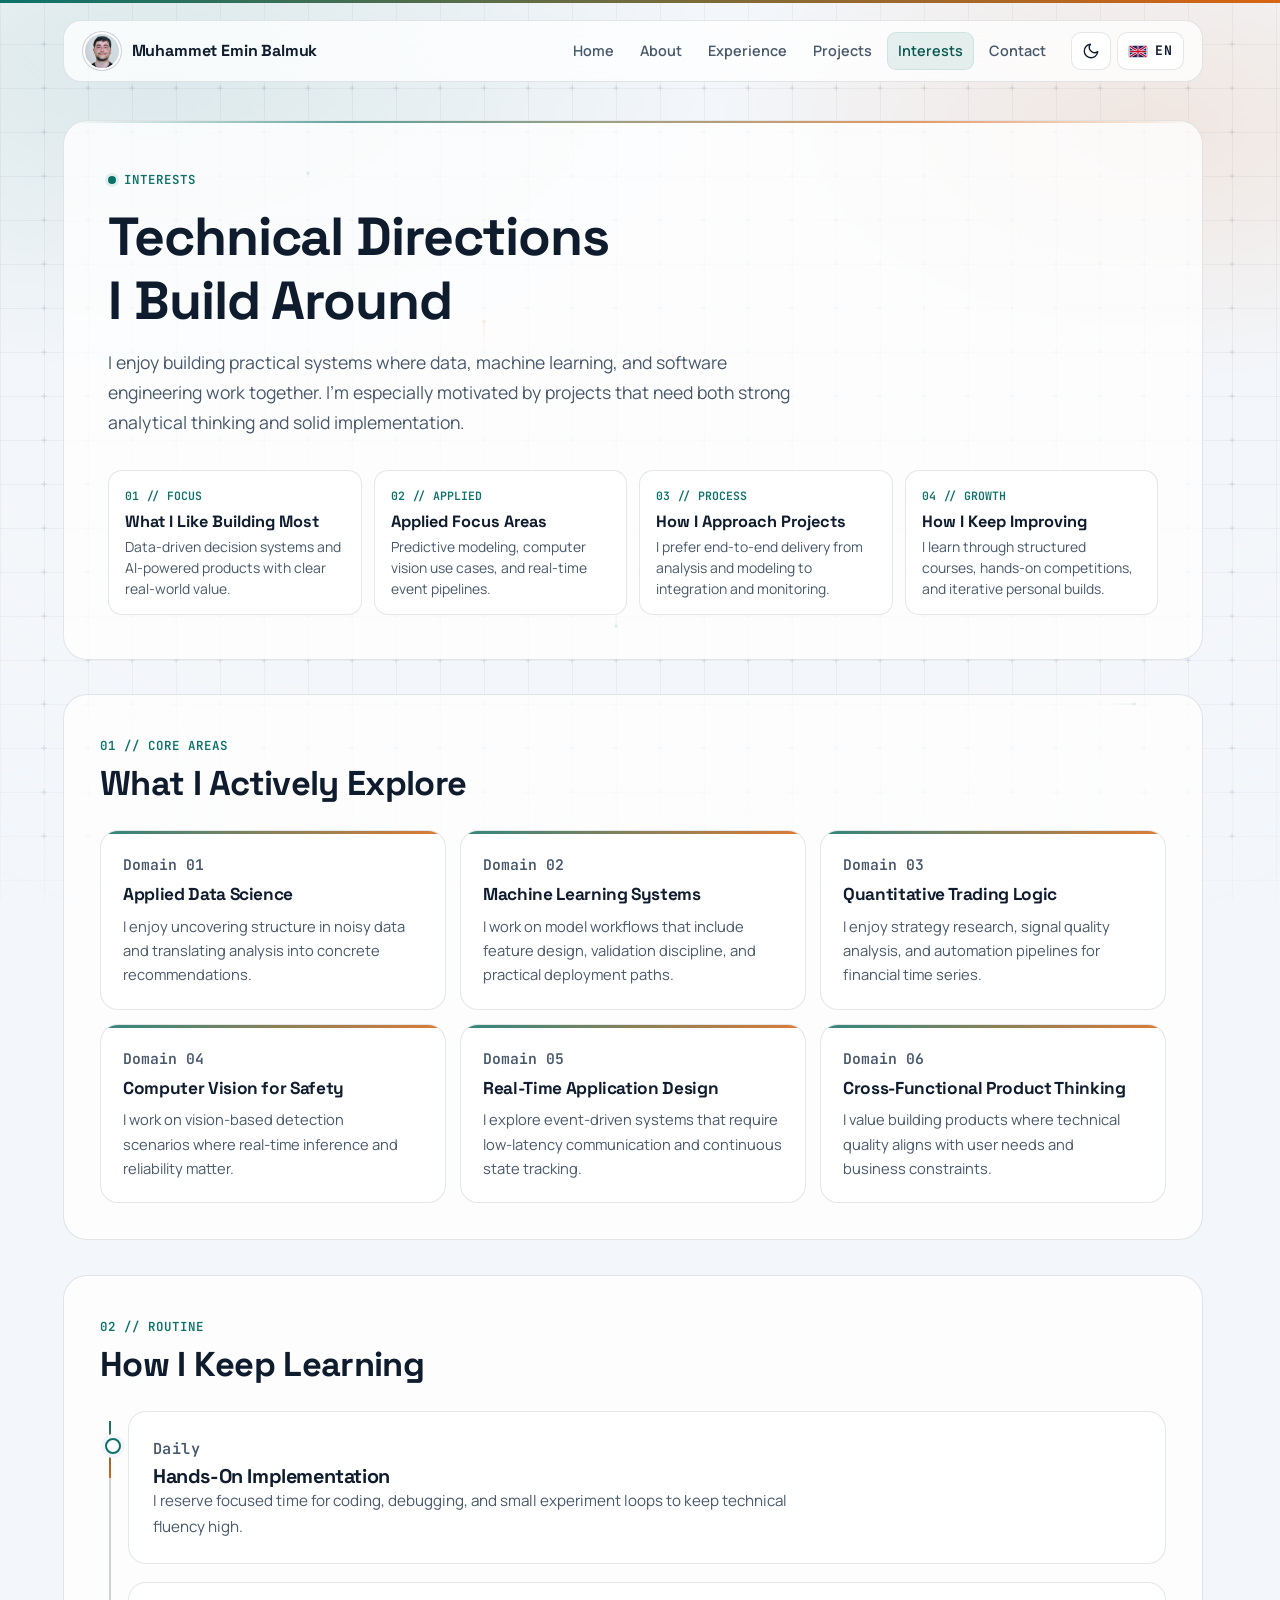
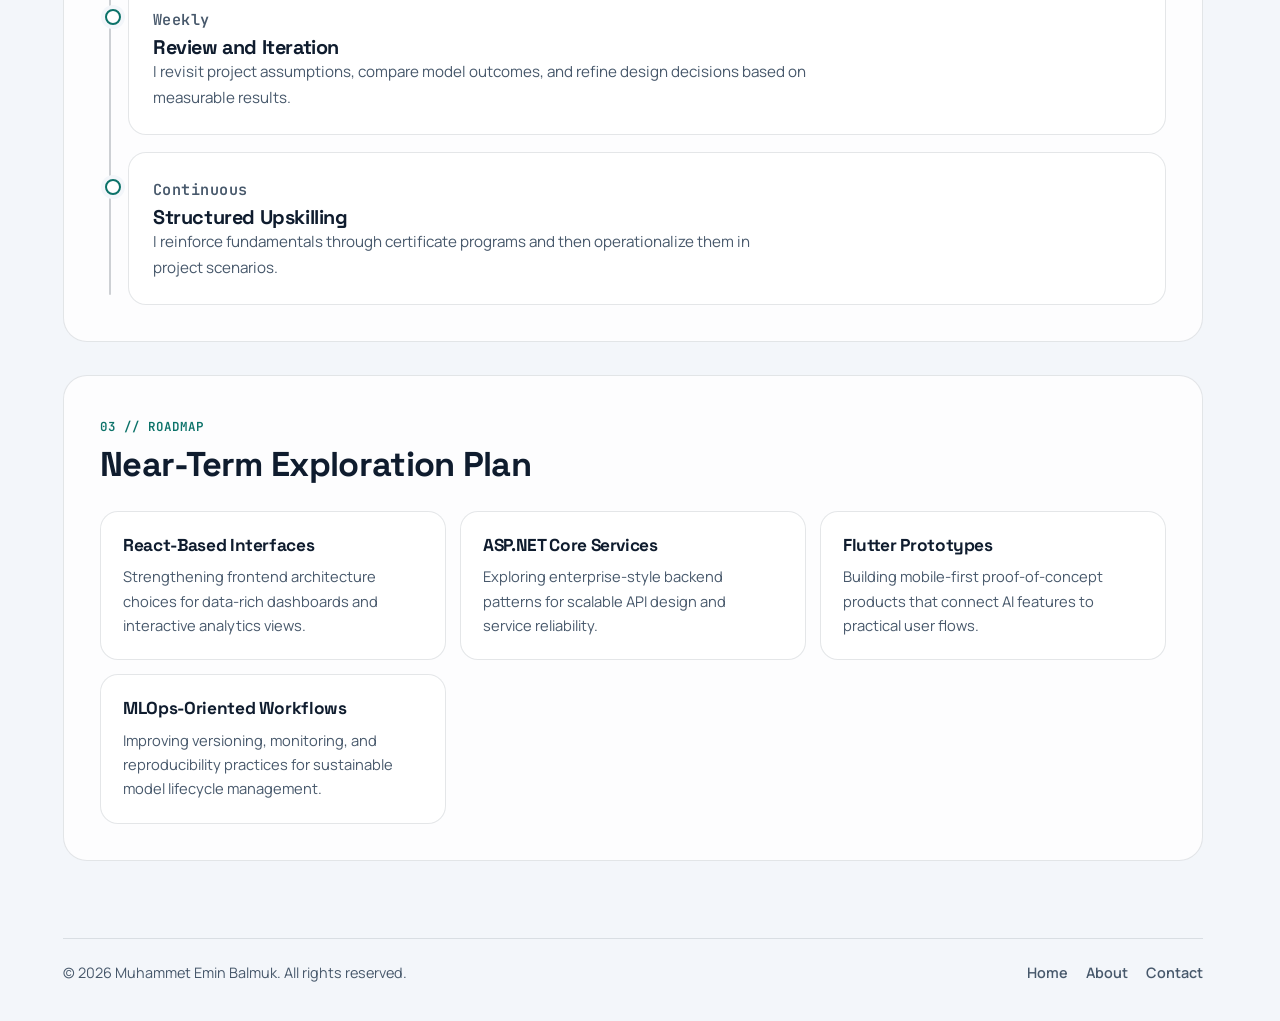
<file: interests-tr.html>
<!DOCTYPE html>
<html lang="tr">
<head>
  <meta charset="UTF-8">
  <meta name="viewport" content="width=device-width, initial-scale=1.0">
  <meta name="color-scheme" content="light dark">
  <script>
    document.documentElement.classList.add("js-ready");
    try {
      var s = localStorage.getItem("color-scheme");
      if (s === "light" || s === "dark") {
        document.querySelector('meta[name="color-scheme"]').content = s;
      }
    } catch (_e) {}
  </script>
  <meta name="description" content="Muhammet Emin Balmuk'un teknik ilgi alanları ve öğrenme yol haritası.">
  <title>İlgi Alanları | Muhammet Emin Balmuk</title>
  <link rel="preconnect" href="https://fonts.googleapis.com">
  <link rel="preconnect" href="https://fonts.gstatic.com" crossorigin>
  <link href="https://fonts.googleapis.com/css2?family=JetBrains+Mono:wght@500;600&family=Manrope:wght@400;500;600;700&family=Space+Grotesk:wght@500;700&display=swap" rel="stylesheet">
  <link rel="stylesheet" href="styles/style.css?v=20261115-2">
</head>
<body>
  <div class="scroll-progress" aria-hidden="true"></div>
  <div class="page-bg" aria-hidden="true"></div>
  <canvas class="bg-canvas" aria-hidden="true"></canvas>
  <a class="skip-link visually-hidden" href="#main-content">Ana içeriğe atla</a>
  <div id="live-announcer" class="visually-hidden" aria-live="polite" aria-atomic="true"></div>

  <header class="site-header">
    <div class="header-inner">
      <a class="brand" href="index-tr.html" aria-label="Muhammet Emin Balmuk Ana Sayfa">
        <span class="brand-avatar" aria-hidden="true">
          <img src="images/profil.jpeg" alt="" width="40" height="40">
        </span>
        <span class="brand-name">Muhammet Emin Balmuk</span>
      </a>
      <nav class="site-nav" aria-label="Birincil">
        <button class="menu-button" type="button" popovertarget="site-menu" popovertargetaction="toggle" aria-controls="site-menu">
          <svg aria-hidden="true" viewBox="0 0 24 24" fill="none" stroke="currentColor" stroke-width="2" stroke-linecap="round">
            <path d="M4 7h16M4 12h16M4 17h16"/>
          </svg>
          <span>Menü</span>
        </button>
        <ul id="site-menu" class="site-menu" popover="auto">
          <li><a href="index-tr.html">Ana Sayfa</a></li>
          <li><a href="about-tr.html">Hakkımda</a></li>
          <li><a href="index-tr.html#experience">Deneyim</a></li>
          <li><a href="index-tr.html#projects">Projeler</a></li>
          <li><a href="interests-tr.html" aria-current="page">İlgi Alanları</a></li>
          <li><a href="contact-tr.html">İletişim</a></li>
        </ul>
      </nav>
      <div class="header-actions">
        <button class="icon-btn theme-toggle" type="button" aria-label="Koyu temaya geç" title="Koyu temaya geç">
          <svg class="icon-sun" aria-hidden="true" viewBox="0 0 24 24" fill="none" stroke="currentColor" stroke-width="1.8" stroke-linecap="round" stroke-linejoin="round">
            <circle cx="12" cy="12" r="4"/>
            <path d="M12 2v2M12 20v2M4.93 4.93l1.41 1.41M17.66 17.66l1.41 1.41M2 12h2M20 12h2M6.34 17.66l-1.41 1.41M19.07 4.93l-1.41 1.41"/>
          </svg>
          <svg class="icon-moon" aria-hidden="true" viewBox="0 0 24 24" fill="none" stroke="currentColor" stroke-width="1.8" stroke-linecap="round" stroke-linejoin="round">
            <path d="M21 12.79A9 9 0 1 1 11.21 3a7 7 0 0 0 9.79 9.79z"/>
          </svg>
        </button>
        <button class="lang-toggle" type="button" aria-label="Dili değiştir" title="Dili değiştir"><span class="lang-flag" aria-hidden="true"></span><span class="lang-code">TR</span></button>
      </div>
    </div>
  </header>

  <main id="main-content" tabindex="-1">
    <section class="hero reveal">
      <p class="eyebrow"><span class="status-dot" aria-hidden="true"></span>İlgi Alanları</p>
      <h1>Teknik Olarak Derinleştiğim Yönler</h1>
      <p class="lead">
        İlgi alanlarım, veri, makine öğrenmesi ve yazılım mühendisliğinin birlikte çalıştığı pratik sistemler
        üzerine yoğunlaşıyor. Analitik düşünmeyi güçlü bir uygulama disipliniyle birleştiren projelerde
        çalışmayı özellikle keyifli buluyorum.
      </p>
      <ul class="quick-stats">
        <li>
          <span class="stat-index">01 // ODAK</span>
          <strong>En Çok Üretmek İstediğim Sistemler</strong>
          <span>Veri odaklı karar sistemleri ve AI destekli, gerçek ihtiyaca dokunan ürünler.</span>
        </li>
        <li>
          <span class="stat-index">02 // UYGULAMA</span>
          <strong>Uygulamada Odaklandığım Alanlar</strong>
          <span>Tahminleme, bilgisayarlı görü senaryoları ve gerçek zamanlı olay akışları.</span>
        </li>
        <li>
          <span class="stat-index">03 // YAKLAŞIM</span>
          <strong>Projelerde Çalışma Şeklim</strong>
          <span>Analiz ve modellemeden entegrasyon ve izlemeye uzanan uçtan uca teslim yaklaşımını tercih ederim.</span>
        </li>
        <li>
          <span class="stat-index">04 // GELİŞİM</span>
          <strong>Kendimi Geliştirme Yöntemim</strong>
          <span>Yapılandırılmış eğitimler, yarışma deneyimleri ve sürekli iyileştirilen kişisel projeler.</span>
        </li>
      </ul>
    </section>

    <section class="section reveal">
      <div class="section-head">
        <div class="section-head-copy">
          <p class="eyebrow">01 // Çekirdek Alanlar</p>
          <h2>Aktif Olarak Geliştirdiğim Konular</h2>
        </div>
      </div>
      <div class="project-grid">
        <article class="project-card">
          <p class="project-meta">Alan 01</p>
          <h3>Uygulamalı Veri Bilimi</h3>
          <p>Karmaşık veri setlerinde örüntü bulup analizi somut önerilere dönüştürmekten keyif alıyorum.</p>
        </article>
        <article class="project-card">
          <p class="project-meta">Alan 02</p>
          <h3>Makine Öğrenmesi Sistemleri</h3>
          <p>Özellik mühendisliği, doğrulama disiplini ve uygulama adımını birlikte düşünen ML akışlarına odaklanıyorum.</p>
        </article>
        <article class="project-card">
          <p class="project-meta">Alan 03</p>
          <h3>Kantitatif İşlem Mantığı</h3>
          <p>Finansal zaman serilerinde strateji araştırması, sinyal kalitesi ve otomasyon altyapıları ilgimi çekiyor.</p>
        </article>
        <article class="project-card">
          <p class="project-meta">Alan 04</p>
          <h3>Güvenlik Odaklı Bilgisayarlı Görü</h3>
          <p>Gerçek zamanlı çıkarım ve güvenilir algılama gerektiren görüntü tabanlı tespit senaryoları üzerinde çalışıyorum.</p>
        </article>
        <article class="project-card">
          <p class="project-meta">Alan 05</p>
          <h3>Gerçek Zamanlı Uygulama Tasarımı</h3>
          <p>Düşük gecikmeli iletişim ve sürekli durum takibi gerektiren event odaklı sistemleri inceliyorum.</p>
        </article>
        <article class="project-card">
          <p class="project-meta">Alan 06</p>
          <h3>Ürün ve İş Odaklı Mühendislik</h3>
          <p>Teknik kaliteyi kullanıcı ihtiyacı ve iş kısıtlarıyla birlikte ele alan ürün yaklaşımını önemsiyorum.</p>
        </article>
      </div>
    </section>

    <section class="section reveal">
      <div class="section-head">
        <div class="section-head-copy">
          <p class="eyebrow">02 // Rutin</p>
          <h2>Öğrenme Sürecimi Nasıl Sürdürüyorum</h2>
        </div>
      </div>
      <div class="timeline">
        <div class="timeline-progress" aria-hidden="true"></div>
        <article class="role-card">
          <p class="timeline-date">Günlük</p>
          <h3>Uygulamalı Geliştirme</h3>
          <p>Teknik akıcılığı korumak için kodlama, hata ayıklama ve küçük deney döngülerine düzenli zaman ayırıyorum.</p>
        </article>
        <article class="role-card">
          <p class="timeline-date">Haftalık</p>
          <h3>Değerlendirme ve İyileştirme</h3>
          <p>Proje varsayımlarını gözden geçiriyor, model sonuçlarını karşılaştırıyor ve tasarım kararlarını veriyle güncelliyorum.</p>
        </article>
        <article class="role-card">
          <p class="timeline-date">Sürekli</p>
          <h3>Yapılandırılmış Yetkinlik Gelişimi</h3>
          <p>Sertifika programlarıyla temelimi güçlendirip öğrendiklerimi proje senaryolarında operasyonelleştiriyorum.</p>
        </article>
      </div>
    </section>

    <section class="section reveal">
      <div class="section-head">
        <div class="section-head-copy">
          <p class="eyebrow">03 // Yol Haritası</p>
          <h2>Kısa Vadeli Teknik Keşif Planı</h2>
        </div>
      </div>
      <div class="focus-grid">
        <article>
          <h3>React Tabanlı Arayüzler</h3>
          <p>Veri yoğun dashboard yapıları ve etkileşimli analitik ekranlar için frontend mimarisini derinleştiriyorum.</p>
        </article>
        <article>
          <h3>ASP.NET Core Servisleri</h3>
          <p>Ölçeklenebilir API tasarımı ve servis güvenilirliği için kurumsal backend yaklaşımlarını inceliyorum.</p>
        </article>
        <article>
          <h3>Flutter Prototipleri</h3>
          <p>AI özelliklerini pratik kullanıcı akışlarına bağlayan mobil odaklı ürün prototipleri geliştiriyorum.</p>
        </article>
        <article>
          <h3>MLOps Odaklı Akışlar</h3>
          <p>Model yaşam döngüsünü sürdürülebilir hale getirmek için sürümleme, izleme ve tekrarlanabilirlik pratiği geliştiriyorum.</p>
        </article>
      </div>
    </section>
  </main>

  <footer class="site-footer">
    <p>&copy; 2026 Muhammet Emin Balmuk. Tüm hakları saklıdır.</p>
    <ul class="footer-links">
      <li><a href="index-tr.html">Ana Sayfa</a></li>
      <li><a href="about-tr.html">Hakkımda</a></li>
      <li><a href="contact-tr.html">İletişim</a></li>
    </ul>
  </footer>

  <button class="to-top" type="button" aria-label="Sayfanın başına dön">
    <svg aria-hidden="true" viewBox="0 0 24 24" fill="none" stroke="currentColor" stroke-width="2.2" stroke-linecap="round" stroke-linejoin="round"><path d="m18 15-6-6-6 6"/></svg>
    <span>Yukarı</span>
  </button>

  <script src="scripts/language.js?v=20261115-2" defer></script>
  <script src="scripts/main.js?v=20261115-2" defer></script>
</body>
</html>
</file>
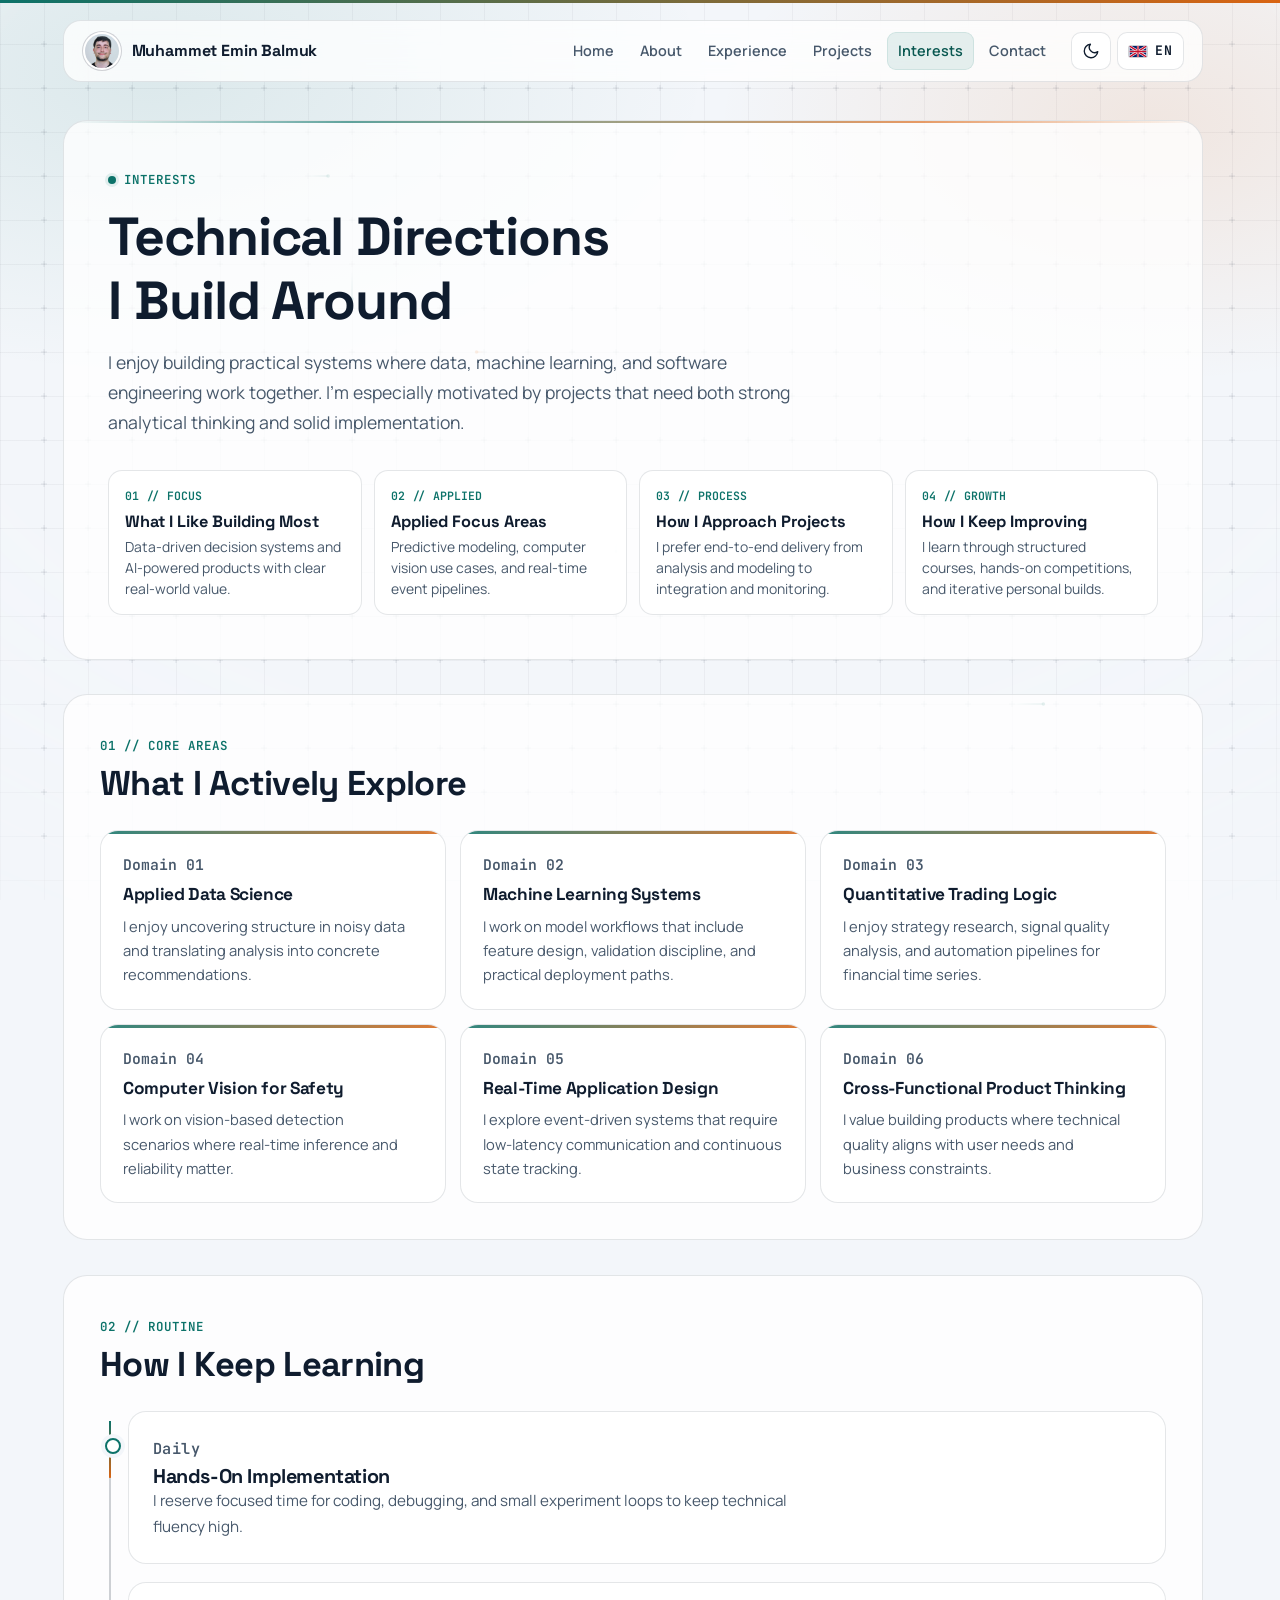
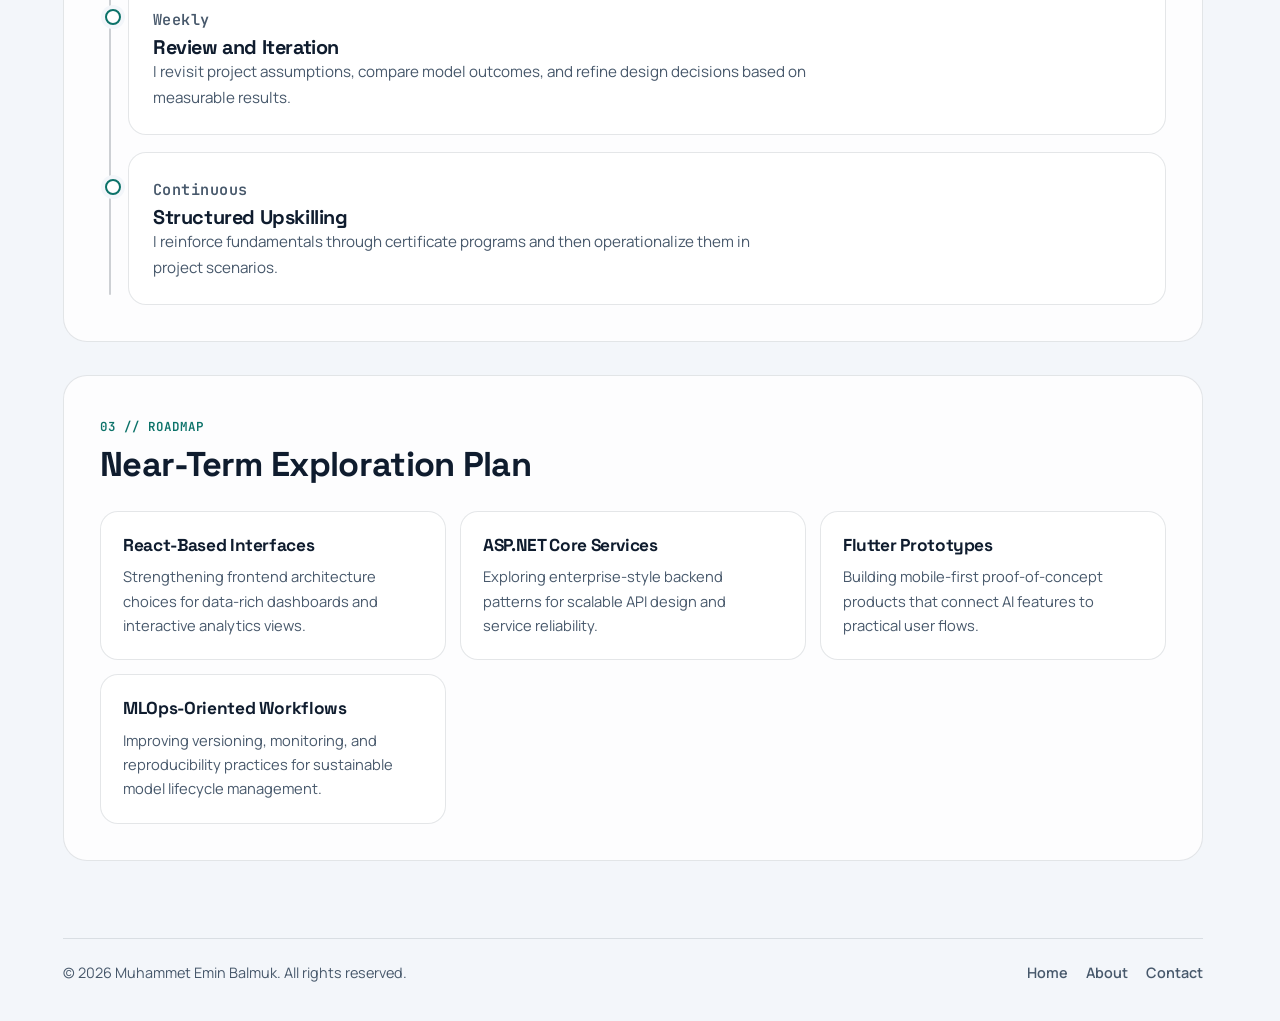
<file: interests.html>
<!DOCTYPE html>
<html lang="en">
<head>
  <meta charset="UTF-8">
  <meta name="viewport" content="width=device-width, initial-scale=1.0">
  <meta name="color-scheme" content="light dark">
  <script>
    document.documentElement.classList.add("js-ready");
    try {
      var s = localStorage.getItem("color-scheme");
      if (s === "light" || s === "dark") {
        document.querySelector('meta[name="color-scheme"]').content = s;
      }
    } catch (_e) {}
  </script>
  <meta name="description" content="Technical interests and learning roadmap of Muhammet Emin Balmuk.">
  <title>Interests | Muhammet Emin Balmuk</title>
  <link rel="preconnect" href="https://fonts.googleapis.com">
  <link rel="preconnect" href="https://fonts.gstatic.com" crossorigin>
  <link href="https://fonts.googleapis.com/css2?family=JetBrains+Mono:wght@500;600&family=Manrope:wght@400;500;600;700&family=Space+Grotesk:wght@500;700&display=swap" rel="stylesheet">
  <link rel="stylesheet" href="styles/style.css?v=20261115-2">
</head>
<body>
  <div class="scroll-progress" aria-hidden="true"></div>
  <div class="page-bg" aria-hidden="true"></div>
  <canvas class="bg-canvas" aria-hidden="true"></canvas>
  <a class="skip-link visually-hidden" href="#main-content">Skip to main content</a>
  <div id="live-announcer" class="visually-hidden" aria-live="polite" aria-atomic="true"></div>

  <header class="site-header">
    <div class="header-inner">
      <a class="brand" href="index.html" aria-label="Muhammet Emin Balmuk Home">
        <span class="brand-avatar" aria-hidden="true">
          <img src="images/profil.jpeg" alt="" width="40" height="40">
        </span>
        <span class="brand-name">Muhammet Emin Balmuk</span>
      </a>
      <nav class="site-nav" aria-label="Primary">
        <button class="menu-button" type="button" popovertarget="site-menu" popovertargetaction="toggle" aria-controls="site-menu">
          <svg aria-hidden="true" viewBox="0 0 24 24" fill="none" stroke="currentColor" stroke-width="2" stroke-linecap="round">
            <path d="M4 7h16M4 12h16M4 17h16"/>
          </svg>
          <span>Menu</span>
        </button>
        <ul id="site-menu" class="site-menu" popover="auto">
          <li><a href="index.html">Home</a></li>
          <li><a href="about.html">About</a></li>
          <li><a href="index.html#experience">Experience</a></li>
          <li><a href="index.html#projects">Projects</a></li>
          <li><a href="interests.html" aria-current="page">Interests</a></li>
          <li><a href="contact.html">Contact</a></li>
        </ul>
      </nav>
      <div class="header-actions">
        <button class="icon-btn theme-toggle" type="button" aria-label="Switch to dark theme" title="Switch to dark theme">
          <svg class="icon-sun" aria-hidden="true" viewBox="0 0 24 24" fill="none" stroke="currentColor" stroke-width="1.8" stroke-linecap="round" stroke-linejoin="round">
            <circle cx="12" cy="12" r="4"/>
            <path d="M12 2v2M12 20v2M4.93 4.93l1.41 1.41M17.66 17.66l1.41 1.41M2 12h2M20 12h2M6.34 17.66l-1.41 1.41M19.07 4.93l-1.41 1.41"/>
          </svg>
          <svg class="icon-moon" aria-hidden="true" viewBox="0 0 24 24" fill="none" stroke="currentColor" stroke-width="1.8" stroke-linecap="round" stroke-linejoin="round">
            <path d="M21 12.79A9 9 0 1 1 11.21 3a7 7 0 0 0 9.79 9.79z"/>
          </svg>
        </button>
        <button class="lang-toggle" type="button" aria-label="Switch language" title="Switch language"><span class="lang-flag" aria-hidden="true"></span><span class="lang-code">EN</span></button>
      </div>
    </div>
  </header>

  <main id="main-content" tabindex="-1">
    <section class="hero reveal">
      <p class="eyebrow"><span class="status-dot" aria-hidden="true"></span>Interests</p>
      <h1>Technical Directions I Build Around</h1>
      <p class="lead">
        I enjoy building practical systems where data, machine learning, and software engineering work
        together. I'm especially motivated by projects that need both strong analytical thinking and
        solid implementation.
      </p>
      <ul class="quick-stats">
        <li>
          <span class="stat-index">01 // FOCUS</span>
          <strong>What I Like Building Most</strong>
          <span>Data-driven decision systems and AI-powered products with clear real-world value.</span>
        </li>
        <li>
          <span class="stat-index">02 // APPLIED</span>
          <strong>Applied Focus Areas</strong>
          <span>Predictive modeling, computer vision use cases, and real-time event pipelines.</span>
        </li>
        <li>
          <span class="stat-index">03 // PROCESS</span>
          <strong>How I Approach Projects</strong>
          <span>I prefer end-to-end delivery from analysis and modeling to integration and monitoring.</span>
        </li>
        <li>
          <span class="stat-index">04 // GROWTH</span>
          <strong>How I Keep Improving</strong>
          <span>I learn through structured courses, hands-on competitions, and iterative personal builds.</span>
        </li>
      </ul>
    </section>

    <section class="section reveal">
      <div class="section-head">
        <div class="section-head-copy">
          <p class="eyebrow">01 // Core Areas</p>
          <h2>What I Actively Explore</h2>
        </div>
      </div>
      <div class="project-grid">
        <article class="project-card">
          <p class="project-meta">Domain 01</p>
          <h3>Applied Data Science</h3>
          <p>I enjoy uncovering structure in noisy data and translating analysis into concrete recommendations.</p>
        </article>
        <article class="project-card">
          <p class="project-meta">Domain 02</p>
          <h3>Machine Learning Systems</h3>
          <p>I work on model workflows that include feature design, validation discipline, and practical deployment paths.</p>
        </article>
        <article class="project-card">
          <p class="project-meta">Domain 03</p>
          <h3>Quantitative Trading Logic</h3>
          <p>I enjoy strategy research, signal quality analysis, and automation pipelines for financial time series.</p>
        </article>
        <article class="project-card">
          <p class="project-meta">Domain 04</p>
          <h3>Computer Vision for Safety</h3>
          <p>I work on vision-based detection scenarios where real-time inference and reliability matter.</p>
        </article>
        <article class="project-card">
          <p class="project-meta">Domain 05</p>
          <h3>Real-Time Application Design</h3>
          <p>I explore event-driven systems that require low-latency communication and continuous state tracking.</p>
        </article>
        <article class="project-card">
          <p class="project-meta">Domain 06</p>
          <h3>Cross-Functional Product Thinking</h3>
          <p>I value building products where technical quality aligns with user needs and business constraints.</p>
        </article>
      </div>
    </section>

    <section class="section reveal">
      <div class="section-head">
        <div class="section-head-copy">
          <p class="eyebrow">02 // Routine</p>
          <h2>How I Keep Learning</h2>
        </div>
      </div>
      <div class="timeline">
        <div class="timeline-progress" aria-hidden="true"></div>
        <article class="role-card">
          <p class="timeline-date">Daily</p>
          <h3>Hands-On Implementation</h3>
          <p>I reserve focused time for coding, debugging, and small experiment loops to keep technical fluency high.</p>
        </article>
        <article class="role-card">
          <p class="timeline-date">Weekly</p>
          <h3>Review and Iteration</h3>
          <p>I revisit project assumptions, compare model outcomes, and refine design decisions based on measurable results.</p>
        </article>
        <article class="role-card">
          <p class="timeline-date">Continuous</p>
          <h3>Structured Upskilling</h3>
          <p>I reinforce fundamentals through certificate programs and then operationalize them in project scenarios.</p>
        </article>
      </div>
    </section>

    <section class="section reveal">
      <div class="section-head">
        <div class="section-head-copy">
          <p class="eyebrow">03 // Roadmap</p>
          <h2>Near-Term Exploration Plan</h2>
        </div>
      </div>
      <div class="focus-grid">
        <article>
          <h3>React-Based Interfaces</h3>
          <p>Strengthening frontend architecture choices for data-rich dashboards and interactive analytics views.</p>
        </article>
        <article>
          <h3>ASP.NET Core Services</h3>
          <p>Exploring enterprise-style backend patterns for scalable API design and service reliability.</p>
        </article>
        <article>
          <h3>Flutter Prototypes</h3>
          <p>Building mobile-first proof-of-concept products that connect AI features to practical user flows.</p>
        </article>
        <article>
          <h3>MLOps-Oriented Workflows</h3>
          <p>Improving versioning, monitoring, and reproducibility practices for sustainable model lifecycle management.</p>
        </article>
      </div>
    </section>
  </main>

  <footer class="site-footer">
    <p>&copy; 2026 Muhammet Emin Balmuk. All rights reserved.</p>
    <ul class="footer-links">
      <li><a href="index.html">Home</a></li>
      <li><a href="about.html">About</a></li>
      <li><a href="contact.html">Contact</a></li>
    </ul>
  </footer>

  <button class="to-top" type="button" aria-label="Back to top">
    <svg aria-hidden="true" viewBox="0 0 24 24" fill="none" stroke="currentColor" stroke-width="2.2" stroke-linecap="round" stroke-linejoin="round"><path d="m18 15-6-6-6 6"/></svg>
    <span>Top</span>
  </button>

  <script src="scripts/language.js?v=20261115-2" defer></script>
  <script src="scripts/main.js?v=20261115-2" defer></script>
</body>
</html>
</file>
<file: styles/style.css>
@layer reset, base, theme, layout, components, motion, utilities;

@layer reset {
  :where(*, *::before, *::after) {
    box-sizing: border-box;
  }

  :where(html) {
    -webkit-text-size-adjust: 100%;
    text-size-adjust: 100%;
  }

  :where(body, h1, h2, h3, h4, p, figure, blockquote, dl, dd) {
    margin: 0;
  }

  :where(ul, ol) {
    margin: 0;
    padding: 0;
  }

  :where(img, picture, svg, video, canvas) {
    display: block;
    max-inline-size: 100%;
  }

  :where(button, input, textarea, select) {
    font: inherit;
    color: inherit;
  }
}

@layer theme {
  :root {
    --in-oklab: ;
    --in-oklch: ;

    /* Light palette (architectural slate & precision teal/amber) */
    --bg-light: #f3f6fa;
    --bg-elevated-light: #ffffff;
    --surface-light: rgba(255, 255, 255, 0.78);
    --surface-strong-light: rgba(255, 255, 255, 0.94);
    --surface-subtle-light: #eaf0f6;
    --header-bg-light: rgba(255, 255, 255, 0.78);
    --text-light: #0f1c2e;
    --muted-light: #47586b;
    --accent-light: #0c7269;
    --accent-strong-light: #095750;
    --accent-soft-light: rgba(12, 114, 105, 0.1);
    --accent-alt-light: #d96412;
    --accent-alt-soft-light: rgba(217, 100, 18, 0.11);
    --line-light: rgba(15, 28, 46, 0.11);
    --line-strong-light: rgba(15, 28, 46, 0.2);
    --grid-line-light: rgba(15, 28, 46, 0.045);
    --shadow-sm-light: 0 2px 10px rgba(15, 28, 46, 0.05);
    --shadow-md-light: 0 14px 34px rgba(15, 28, 46, 0.08), 0 2px 8px rgba(15, 28, 46, 0.04);
    --shadow-lg-light: 0 24px 54px rgba(15, 28, 46, 0.11), 0 4px 14px rgba(15, 28, 46, 0.05);

    /* Dark palette (deep carbon graphite & crisp cyan-teal/amber) */
    --bg-dark: #0a0f16;
    --bg-elevated-dark: #111924;
    --surface-dark: rgba(17, 25, 36, 0.76);
    --surface-strong-dark: rgba(19, 28, 40, 0.92);
    --surface-subtle-dark: #192433;
    --header-bg-dark: rgba(14, 21, 31, 0.8);
    --text-dark: #e8eef5;
    --muted-dark: #94a5b8;
    --accent-dark: #2dd4bf;
    --accent-strong-dark: #5eead4;
    --accent-soft-dark: rgba(45, 212, 191, 0.12);
    --accent-alt-dark: #fb923c;
    --accent-alt-soft-dark: rgba(251, 146, 60, 0.14);
    --line-dark: rgba(148, 165, 184, 0.14);
    --line-strong-dark: rgba(148, 165, 184, 0.26);
    --grid-line-dark: rgba(148, 165, 184, 0.045);
    --shadow-sm-dark: 0 2px 12px rgba(0, 0, 0, 0.28);
    --shadow-md-dark: 0 16px 38px rgba(0, 0, 0, 0.38), 0 2px 10px rgba(0, 0, 0, 0.24);
    --shadow-lg-dark: 0 26px 60px rgba(0, 0, 0, 0.48), 0 6px 18px rgba(0, 0, 0, 0.3);

    /* Fallback token defaults (light) */
    --bg: var(--bg-light);
    --bg-elevated: var(--bg-elevated-light);
    --surface: var(--surface-light);
    --surface-strong: var(--surface-strong-light);
    --surface-subtle: var(--surface-subtle-light);
    --header-bg: var(--header-bg-light);
    --text: var(--text-light);
    --muted: var(--muted-light);
    --accent: var(--accent-light);
    --accent-strong: var(--accent-strong-light);
    --accent-soft: var(--accent-soft-light);
    --accent-alt: var(--accent-alt-light);
    --accent-alt-soft: var(--accent-alt-soft-light);
    --line: var(--line-light);
    --line-strong: var(--line-strong-light);
    --grid-line: var(--grid-line-light);
    --shadow-sm: var(--shadow-sm-light);
    --shadow-md: var(--shadow-md-light);
    --shadow-lg: var(--shadow-lg-light);
    --btn-primary-text: #ffffff;
    --logo-plate: #ffffff;
    --scrollbar-track: #e6ecf3;
    --scrollbar-thumb: #7b8ca0;

    --font-sans: "Manrope", "Segoe UI", system-ui, sans-serif;
    --font-display: "Space Grotesk", "Segoe UI", system-ui, sans-serif;
    --font-mono: "JetBrains Mono", ui-monospace, SFMono-Regular, Menlo, monospace;

    --radius-xl: 24px;
    --radius-lg: 18px;
    --radius-md: 14px;
    --radius-sm: 10px;
    --container-max: 1140px;
    --container-inline: min(var(--container-max), calc(100% - clamp(16px, 4.5vw, 64px)));

    color-scheme: light dark;
    accent-color: var(--accent);
    scrollbar-color: var(--scrollbar-thumb) var(--scrollbar-track);
  }

  @media (prefers-color-scheme: dark) {
    :root {
      --bg: var(--bg-dark);
      --bg-elevated: var(--bg-elevated-dark);
      --surface: var(--surface-dark);
      --surface-strong: var(--surface-strong-dark);
      --surface-subtle: var(--surface-subtle-dark);
      --header-bg: var(--header-bg-dark);
      --text: var(--text-dark);
      --muted: var(--muted-dark);
      --accent: var(--accent-dark);
      --accent-strong: var(--accent-strong-dark);
      --accent-soft: var(--accent-soft-dark);
      --accent-alt: var(--accent-alt-dark);
      --accent-alt-soft: var(--accent-alt-soft-dark);
      --line: var(--line-dark);
      --line-strong: var(--line-strong-dark);
      --grid-line: var(--grid-line-dark);
      --shadow-sm: var(--shadow-sm-dark);
      --shadow-md: var(--shadow-md-dark);
      --shadow-lg: var(--shadow-lg-dark);
      --btn-primary-text: #06211e;
      --scrollbar-track: #121a24;
      --scrollbar-thumb: #4b5d73;
    }
  }

  :root:has(> head > meta[name="color-scheme"][content="dark"]) {
    color-scheme: dark;
  }

  :root:has(> head > meta[name="color-scheme"][content="light"]) {
    color-scheme: light;
  }

  @supports (color: light-dark(white, black)) {
    :root {
      --bg: light-dark(var(--bg-light), var(--bg-dark));
      --bg-elevated: light-dark(var(--bg-elevated-light), var(--bg-elevated-dark));
      --surface: light-dark(var(--surface-light), var(--surface-dark));
      --surface-strong: light-dark(var(--surface-strong-light), var(--surface-strong-dark));
      --surface-subtle: light-dark(var(--surface-subtle-light), var(--surface-subtle-dark));
      --header-bg: light-dark(var(--header-bg-light), var(--header-bg-dark));
      --text: light-dark(var(--text-light), var(--text-dark));
      --muted: light-dark(var(--muted-light), var(--muted-dark));
      --accent: light-dark(var(--accent-light), var(--accent-dark));
      --accent-strong: light-dark(var(--accent-strong-light), var(--accent-strong-dark));
      --accent-soft: light-dark(var(--accent-soft-light), var(--accent-soft-dark));
      --accent-alt: light-dark(var(--accent-alt-light), var(--accent-alt-dark));
      --accent-alt-soft: light-dark(var(--accent-alt-soft-light), var(--accent-alt-soft-dark));
      --line: light-dark(var(--line-light), var(--line-dark));
      --line-strong: light-dark(var(--line-strong-light), var(--line-strong-dark));
      --grid-line: light-dark(var(--grid-line-light), var(--grid-line-dark));
      --shadow-sm: light-dark(var(--shadow-sm-light), var(--shadow-sm-dark));
      --shadow-md: light-dark(var(--shadow-md-light), var(--shadow-md-dark));
      --shadow-lg: light-dark(var(--shadow-lg-light), var(--shadow-lg-dark));
      --btn-primary-text: light-dark(#ffffff, #06211e);
      --scrollbar-track: light-dark(#e6ecf3, #121a24);
      --scrollbar-thumb: light-dark(#7b8ca0, #4b5d73);
    }
  }

  @supports (linear-gradient(in oklab, white, black)) {
    :root {
      --in-oklab: in oklab;
      --in-oklch: in oklch;
    }
  }
}

@layer base {
  html {
    scroll-behavior: smooth;
    scroll-padding-top: 6rem;
    scrollbar-gutter: stable;
  }

  @media (prefers-reduced-motion: reduce) {
    html {
      scroll-behavior: auto;
    }
  }

  body {
    font-family: var(--font-sans);
    font-size: 1rem;
    line-height: 1.65;
    color: var(--text);
    background-color: var(--bg);
    min-block-size: 100dvh;
    overflow-x: clip;
    text-align: start;
  }

  h1,
  h2,
  h3 {
    font-family: var(--font-display);
    line-height: 1.18;
    letter-spacing: -0.02em;
    color: var(--text);
    text-wrap: balance;
  }

  p {
    text-wrap: pretty;
    overflow-wrap: break-word;
  }

  a {
    color: inherit;
  }

  :where(a:any-link, button, [tabindex]):focus-visible {
    outline: 2.5px solid var(--accent);
    outline-offset: 3px;
    border-radius: 6px;
  }

  ::selection {
    background: var(--accent-soft);
    color: var(--text);
  }
}

@layer layout {
  .page-bg {
    position: fixed;
    inset: 0;
    z-index: -2;
    pointer-events: none;
    background-color: var(--bg);
    background-image:
      radial-gradient(62% 48% at 12% 8%, var(--accent-soft) 0%, transparent 70%),
      radial-gradient(50% 42% at 90% 14%, var(--accent-alt-soft) 0%, transparent 68%),
      linear-gradient(to right, var(--grid-line) 1px, transparent 1px),
      linear-gradient(to bottom, var(--grid-line) 1px, transparent 1px);
    background-size: 100% 100%, 100% 100%, 44px 44px, 44px 44px;
    mask-image: radial-gradient(ellipse 95% 90% at 50% 28%, #000 58%, rgba(0, 0, 0, 0.35) 100%);
  }

  .bg-canvas {
    position: fixed;
    inset: 0;
    inline-size: 100%;
    block-size: 100%;
    z-index: -1;
    pointer-events: none;
  }

  .scroll-progress {
    position: fixed;
    inset-block-start: 0;
    inset-inline: 0;
    block-size: 3px;
    z-index: 60;
    pointer-events: none;
    transform-origin: 0 50%;
    transform: scaleX(var(--scroll-progress, 0));
    background: linear-gradient(to right var(--in-oklab), var(--accent), var(--accent-alt));
  }

  @media (prefers-reduced-motion: no-preference) {
    @supports (animation-timeline: scroll()) {
      @keyframes grow-scroll-progress {
        from {
          transform: scaleX(0);
        }
        to {
          transform: scaleX(1);
        }
      }

      .scroll-progress {
        transform: none;
        animation: grow-scroll-progress auto linear;
        animation-timeline: scroll(root block);
      }
    }
  }

  main {
    inline-size: var(--container-inline);
    margin-inline: auto;
    margin-block: clamp(16px, 3.5vw, 38px) clamp(44px, 6vw, 84px);
    display: grid;
    gap: clamp(18px, 3vw, 34px);
  }

  main > * {
    min-inline-size: 0;
  }

  main:focus {
    outline: none;
  }

  .site-footer {
    inline-size: var(--container-inline);
    margin-inline: auto;
    margin-block-end: 36px;
    padding-block-start: 22px;
    border-block-start: 1px solid var(--line);
    display: flex;
    flex-wrap: wrap;
    align-items: center;
    justify-content: space-between;
    gap: 12px 24px;
    color: var(--muted);
    font-size: 0.9rem;
  }

  .footer-links {
    display: flex;
    flex-wrap: wrap;
    gap: 8px 18px;
    list-style: none;
  }

  .footer-links a {
    text-decoration: none;
    color: var(--muted);
    font-weight: 600;
    transition: color 0.2s ease;
  }

  .footer-links a:hover {
    color: var(--accent);
  }
}

@layer components {
  /* Skip link */
  .skip-link {
    position: fixed;
    inset-block-start: 12px;
    inset-inline-start: 12px;
    z-index: 100;
    padding: 10px 16px;
    border-radius: var(--radius-sm);
    background: var(--bg-elevated);
    color: var(--text);
    border: 2px solid var(--accent);
    font-weight: 700;
    text-decoration: none;
    box-shadow: var(--shadow-md);
  }

  /* Header & Responsive Navbar */
  .site-header {
    inline-size: var(--container-inline);
    margin-inline: auto;
    margin-block-start: clamp(12px, 2vw, 20px);
    padding: 10px clamp(12px, 2vw, 18px);
    border-radius: var(--radius-lg);
    border: 1px solid var(--line);
    background: var(--header-bg);
    backdrop-filter: blur(14px) saturate(1.2);
    box-shadow: var(--shadow-sm);
    position: sticky;
    inset-block-start: 10px;
    z-index: 40;
    transition: box-shadow 0.25s ease, border-color 0.25s ease;
  }

  .site-header.is-scrolled {
    box-shadow: var(--shadow-md);
    border-color: var(--line-strong);
  }

  .header-inner {
    display: flex;
    align-items: center;
    gap: clamp(8px, 1.4vw, 14px);
    min-inline-size: 0;
  }

  .header-inner > * {
    flex-shrink: 0;
  }

  .site-header.is-measuring * {
    transition: none !important;
  }

  .brand {
    display: inline-flex;
    align-items: center;
    gap: 10px;
    text-decoration: none;
    font-family: var(--font-display);
    font-weight: 700;
    font-size: clamp(0.88rem, 0.82rem + 0.35vw, 1rem);
    letter-spacing: -0.01em;
    min-inline-size: 0;
    flex-shrink: 1;
    margin-inline-end: auto;
  }

  .brand-avatar {
    inline-size: clamp(34px, 4vw, 40px);
    block-size: clamp(34px, 4vw, 40px);
    border-radius: 50%;
    padding: 2px;
    border: 1.5px solid var(--line-strong);
    background: var(--bg-elevated);
    flex-shrink: 0;
    overflow: hidden;
  }

  .brand-avatar img {
    inline-size: 100%;
    block-size: 100%;
    border-radius: 50%;
    object-fit: cover;
    object-position: center 20%;
  }

  .brand-name {
    white-space: nowrap;
    overflow: hidden;
    text-overflow: ellipsis;
  }

  .site-nav {
    display: flex;
    align-items: center;
    gap: 6px;
  }

  .menu-button {
    anchor-name: --menu-button;
    min-inline-size: 44px;
    min-block-size: 44px;
    padding-inline: 12px;
    border-radius: var(--radius-sm);
    border: 1px solid var(--line);
    background: var(--bg-elevated);
    color: var(--text);
    display: inline-flex;
    align-items: center;
    justify-content: center;
    gap: 8px;
    font-size: 0.88rem;
    font-weight: 600;
    cursor: pointer;
    transition: border-color 0.2s ease, background-color 0.2s ease;
  }

  .menu-button:hover {
    border-color: var(--line-strong);
    background: var(--surface-subtle);
  }

  .menu-button svg {
    inline-size: 18px;
    block-size: 18px;
    flex-shrink: 0;
  }

  .site-menu {
    list-style: none;
  }

  /* Collapsed popover menu (default, also works without JS) */
  .site-menu[popover] {
    position: fixed;
    inset: auto;
    inset-block-start: 4.5rem;
    inset-block-start: anchor(--menu-button bottom);
    inset-inline-end: clamp(12px, 2.5vw, 32px);
    inline-size: min(82dvw, 19rem);
    max-inline-size: calc(100dvw - 24px);
    block-size: fit-content;
    max-block-size: calc(100dvh - 5.5rem);
    margin: 0.5rem 0 0;
    padding: 8px;
    overflow: auto;
    border-radius: var(--radius-md);
    border: 1px solid var(--line-strong);
    background: var(--bg-elevated);
    box-shadow: var(--shadow-lg);
    color: var(--text);
  }

  .site-menu[popover]:not(:is(:popover-open, .\:popover-open)) {
    display: none;
  }

  .site-menu[popover]:is(:popover-open, .\:popover-open) {
    display: grid;
    gap: 2px;
  }

  .site-menu[popover]::backdrop {
    background: rgba(8, 13, 20, 0.28);
    backdrop-filter: blur(2px);
  }

  .site-menu a {
    display: flex;
    align-items: center;
    justify-content: space-between;
    gap: 8px;
    text-decoration: none;
    color: var(--muted);
    font-size: 0.92rem;
    font-weight: 600;
    min-block-size: 44px;
    padding: 8px 12px;
    border-radius: 9px;
    white-space: nowrap;
    transition: color 0.2s ease, background-color 0.2s ease;
  }

  .site-menu a:hover {
    color: var(--text);
    background: var(--surface-subtle);
  }

  .site-menu a[aria-current="page"] {
    color: var(--accent-strong);
    background: var(--accent-soft);
    box-shadow: inset 0 0 0 1px var(--accent-soft);
  }

  /* Wide inline navigation */
  .site-header.is-wide {
    .menu-button {
      display: none;
    }

    .site-menu {
      position: static;
      display: flex;
      align-items: center;
      gap: 4px;
      inline-size: auto;
      max-inline-size: none;
      block-size: auto;
      max-block-size: none;
      overflow: visible;
      margin: 0;
      padding: 0;
      border: 0;
      background: transparent;
      box-shadow: none;
    }

    .site-menu::backdrop {
      display: none;
    }

    .site-menu a {
      min-block-size: 38px;
      padding: 6px 11px;
      font-size: 0.9rem;
    }

    .site-menu a[aria-current="page"] {
      position: relative;
    }
  }

  .header-actions {
    display: flex;
    align-items: center;
    gap: 6px;
  }

  .icon-btn,
  .lang-toggle {
    min-inline-size: 44px;
    min-block-size: 44px;
    border-radius: var(--radius-sm);
    border: 1px solid var(--line);
    background: var(--bg-elevated);
    color: var(--text);
    display: inline-flex;
    align-items: center;
    justify-content: center;
    gap: 7px;
    padding-inline: 10px;
    font-size: 0.82rem;
    font-weight: 700;
    cursor: pointer;
    transition: border-color 0.2s ease, background-color 0.2s ease, transform 0.2s ease;
  }

  .site-header.is-wide :where(.icon-btn, .lang-toggle) {
    min-inline-size: 40px;
    min-block-size: 38px;
  }

  :where(.icon-btn, .lang-toggle):hover {
    border-color: var(--line-strong);
    background: var(--surface-subtle);
    transform: translateY(-1px);
  }

  .theme-toggle svg {
    inline-size: 18px;
    block-size: 18px;
  }

  /* Theme toggle icon visibility driven by CSS without JS race */
  .theme-toggle .icon-sun {
    display: none;
  }
  .theme-toggle .icon-moon {
    display: block;
  }

  @media (prefers-color-scheme: dark) {
    .theme-toggle .icon-sun {
      display: block;
    }
    .theme-toggle .icon-moon {
      display: none;
    }
  }

  :root:has(> head > meta[name="color-scheme"][content="dark"]) .theme-toggle .icon-sun {
    display: block;
  }
  :root:has(> head > meta[name="color-scheme"][content="dark"]) .theme-toggle .icon-moon {
    display: none;
  }

  :root:has(> head > meta[name="color-scheme"][content="light"]) .theme-toggle .icon-sun {
    display: none;
  }
  :root:has(> head > meta[name="color-scheme"][content="light"]) .theme-toggle .icon-moon {
    display: block;
  }

  .lang-flag {
    display: inline-block;
    inline-size: 20px;
    block-size: 13px;
    border-radius: 3px;
    background-size: 100% 100%;
    background-position: center;
    background-repeat: no-repeat;
    border: 1px solid var(--line-strong);
    flex-shrink: 0;
  }

  .lang-code {
    font-family: var(--font-mono);
    letter-spacing: 0.04em;
  }

  /* Hero */
  .hero {
    position: relative;
    border-radius: var(--radius-xl);
    border: 1px solid var(--line);
    background: var(--surface);
    box-shadow: var(--shadow-md);
    padding: clamp(18px, 4vw, 44px);
    overflow: hidden;
    isolation: isolate;
    container: hero / inline-size;
  }

  .hero::before {
    content: "";
    position: absolute;
    inset-block-start: 0;
    inset-inline: 0;
    block-size: 2px;
    background: linear-gradient(
      to right var(--in-oklab),
      transparent 0%,
      var(--accent) 25%,
      var(--accent-alt) 75%,
      transparent 100%
    );
    opacity: 0.65;
    pointer-events: none;
  }

  .hero-grid {
    display: grid;
    gap: clamp(22px, 3.5vw, 40px);
    align-items: center;
  }

  @container hero (inline-size > 720px) {
    .hero-grid {
      grid-template-columns: minmax(0, 1.38fr) minmax(260px, 0.82fr);
    }
  }

  .hero-copy {
    min-inline-size: 0;
  }

  .eyebrow {
    margin: 0;
    display: inline-flex;
    flex-wrap: wrap;
    align-items: center;
    gap: 8px;
    font-family: var(--font-mono);
    font-size: 0.78rem;
    font-weight: 600;
    line-height: 1.45;
    letter-spacing: 0.08em;
    text-transform: uppercase;
    color: var(--accent);
    max-inline-size: 100%;
  }

  .status-dot {
    inline-size: 8px;
    block-size: 8px;
    border-radius: 50%;
    background: var(--accent);
    box-shadow: 0 0 0 3px var(--accent-soft);
    flex-shrink: 0;
  }

  .hero h1 {
    margin-block: 14px 16px;
    font-size: clamp(2rem, 1.35rem + 2.6vw, 3.35rem);
    max-inline-size: 16ch;
  }

  .about-hero h1 {
    max-inline-size: 24ch;
  }

  .lead {
    max-inline-size: 62ch;
    color: var(--muted);
    font-size: clamp(0.98rem, 0.92rem + 0.35vw, 1.1rem);
    line-height: 1.7;
  }

  .cta-row {
    margin-block-start: 24px;
    display: flex;
    flex-wrap: wrap;
    gap: 10px;
  }

  .btn {
    display: inline-flex;
    align-items: center;
    justify-content: center;
    gap: 8px;
    text-decoration: none;
    border-radius: var(--radius-sm);
    min-block-size: 44px;
    padding: 10px 18px;
    font-weight: 700;
    font-size: 0.92rem;
    border: 1px solid transparent;
    cursor: pointer;
    transition: transform 0.2s ease, box-shadow 0.2s ease, background-color 0.2s ease, border-color 0.2s ease;
  }

  .btn svg {
    inline-size: 16px;
    block-size: 16px;
    flex-shrink: 0;
  }

  .btn:hover {
    transform: translateY(-1.5px);
  }

  .btn-primary {
    background: linear-gradient(135deg var(--in-oklab), var(--accent), var(--accent-strong));
    color: var(--btn-primary-text);
    box-shadow: 0 8px 20px var(--accent-soft);
  }

  .btn-primary:hover {
    box-shadow: 0 12px 26px var(--accent-soft);
  }

  .btn-ghost {
    background: var(--bg-elevated);
    color: var(--text);
    border-color: var(--line-strong);
  }

  .btn-ghost:hover {
    background: var(--surface-subtle);
  }

  /* Hero Profile / Telemetry Card */
  .hero-profile {
    border-radius: var(--radius-lg);
    border: 1px solid var(--line);
    background: var(--surface-strong);
    padding: 16px;
    box-shadow: var(--shadow-sm);
    display: grid;
    gap: 14px;
    min-inline-size: 0;
  }

  .hero-portrait-wrap {
    display: flex;
    flex-wrap: wrap;
    align-items: center;
    gap: 12px 14px;
  }

  .hero-portrait {
    inline-size: 84px;
    block-size: 102px;
    aspect-ratio: 4 / 5;
    border-radius: 12px;
    overflow: hidden;
    border: 1px solid var(--line-strong);
    background: var(--surface-subtle);
    flex-shrink: 0;
  }

  .hero-portrait img {
    inline-size: 100%;
    block-size: 100%;
    object-fit: cover;
    object-position: center 18%;
  }

  .hero-identity {
    min-inline-size: 0;
  }

  .hero-identity-label {
    font-family: var(--font-mono);
    font-size: 0.72rem;
    text-transform: uppercase;
    letter-spacing: 0.08em;
    color: var(--accent);
    margin-block-end: 4px;
  }

  .hero-identity strong {
    display: block;
    font-family: var(--font-display);
    font-size: 1.05rem;
    line-height: 1.25;
  }

  .hero-identity span {
    display: block;
    font-size: 0.85rem;
    color: var(--muted);
    margin-block-start: 2px;
  }

  .hero-roles {
    list-style: none;
    display: grid;
    gap: 8px;
    border-block-start: 1px solid var(--line);
    padding-block-start: 12px;
  }

  .hero-roles li {
    display: flex;
    flex-wrap: wrap;
    align-items: baseline;
    justify-content: space-between;
    gap: 4px 10px;
    font-size: 0.84rem;
  }

  .hero-roles span {
    color: var(--muted);
  }

  .hero-roles strong {
    font-family: var(--font-mono);
    font-size: 0.78rem;
    font-weight: 600;
    color: var(--text);
    text-align: end;
  }

  .hero-focus-tags {
    list-style: none;
    display: flex;
    flex-wrap: wrap;
    gap: 6px;
    border-block-start: 1px solid var(--line);
    padding-block-start: 12px;
  }

  .hero-focus-tags li {
    font-family: var(--font-mono);
    font-size: 0.74rem;
    font-weight: 500;
    padding: 4px 9px;
    border-radius: 999px;
    background: var(--surface-subtle);
    border: 1px solid var(--line);
    color: var(--text);
  }

  /* Quick Stats Strip */
  .quick-stats {
    list-style: none;
    margin-block-start: clamp(22px, 3vw, 32px);
    display: grid;
    grid-template-columns: repeat(auto-fit, minmax(min(100%, 230px), 1fr));
    gap: 12px;
  }

  .quick-stats li {
    position: relative;
    border: 1px solid var(--line);
    border-radius: var(--radius-md);
    padding: 15px 16px;
    background: var(--surface-strong);
    transition: border-color 0.25s ease, transform 0.25s ease, box-shadow 0.25s ease;
  }

  .quick-stats li:hover {
    border-color: var(--line-strong);
    transform: translateY(-2px);
    box-shadow: var(--shadow-sm);
  }

  .stat-index {
    display: block;
    font-family: var(--font-mono);
    font-size: 0.72rem;
    font-weight: 600;
    color: var(--accent);
    margin-block-end: 6px;
  }

  .quick-stats strong {
    display: block;
    font-family: var(--font-display);
    font-size: 1.02rem;
    line-height: 1.3;
    margin-block-end: 5px;
  }

  .quick-stats span:not(.stat-index) {
    display: block;
    color: var(--muted);
    font-size: 0.87rem;
    line-height: 1.5;
  }

  /* Sections */
  .section {
    position: relative;
    border-radius: var(--radius-xl);
    border: 1px solid var(--line);
    background: var(--surface);
    box-shadow: var(--shadow-sm);
    padding: clamp(16px, 3.2vw, 36px);
    container: section / inline-size;
  }

  .section:focus {
    outline: none;
  }

  .section-head {
    display: flex;
    flex-wrap: wrap;
    align-items: flex-end;
    justify-content: space-between;
    gap: 12px 20px;
    margin-block-end: clamp(18px, 2.5vw, 26px);
  }

  .section-head-copy {
    min-inline-size: 0;
  }

  .section h2 {
    font-size: clamp(1.42rem, 1.1rem + 1.45vw, 2.15rem);
    margin-block-start: 6px;
  }

  /* Experience Timeline */
  .timeline {
    display: grid;
    gap: 18px;
    position: relative;
    padding-inline-start: 28px;
  }

  .timeline::before {
    content: "";
    position: absolute;
    inset-inline-start: 9px;
    inset-block: 10px;
    inline-size: 2px;
    background: var(--line-strong);
    border-radius: 2px;
  }

  .timeline-progress {
    position: absolute;
    inset-inline-start: 9px;
    inset-block-start: 10px;
    inset-block-end: 10px;
    inline-size: 2px;
    border-radius: 2px;
    background: linear-gradient(to bottom var(--in-oklab), var(--accent), var(--accent-alt));
    transform-origin: 50% 0%;
    transform: scaleY(var(--timeline-progress, 0.25));
    pointer-events: none;
  }

  .role-card {
    position: relative;
    border: 1px solid var(--line);
    border-radius: var(--radius-lg);
    padding: clamp(16px, 2.4vw, 24px);
    background: var(--surface-strong);
    transition: border-color 0.25s ease, box-shadow 0.25s ease;
    container: rolecard / inline-size;
  }

  .role-card::before {
    content: "";
    position: absolute;
    inset-inline-start: -24px;
    inset-block-start: 26px;
    inline-size: 12px;
    block-size: 12px;
    border-radius: 50%;
    background: var(--bg-elevated);
    border: 2.5px solid var(--accent);
    box-shadow: 0 0 0 4px var(--bg);
    transition: background-color 0.25s ease, border-color 0.25s ease, transform 0.25s ease;
  }

  .role-card.is-active-role::before,
  .role-card:hover::before {
    background: var(--accent-alt);
    border-color: var(--accent-alt);
    transform: scale(1.15);
  }

  .role-card:hover {
    border-color: var(--line-strong);
    box-shadow: var(--shadow-md);
  }

  .role-head {
    display: flex;
    flex-wrap: wrap;
    align-items: center;
    gap: 14px 16px;
    margin-block-end: 12px;
  }

  .role-logo-box {
    inline-size: 72px;
    block-size: 72px;
    aspect-ratio: 1;
    border: 1px solid var(--line);
    border-radius: var(--radius-md);
    background: var(--logo-plate);
    overflow: hidden;
    display: flex;
    align-items: center;
    justify-content: center;
    padding: 7px;
    flex-shrink: 0;
  }

  .role-logo-box--wide {
    inline-size: auto;
    min-inline-size: 142px;
    max-inline-size: 176px;
    block-size: 68px;
    aspect-ratio: auto;
    padding: 4px 10px;
  }

  @media (max-width: 560px) {
    .role-logo-box {
      inline-size: 60px;
      block-size: 60px;
      padding: 6px;
    }

    .role-logo-box--wide {
      inline-size: auto;
      min-inline-size: 124px;
      max-inline-size: 156px;
      block-size: 56px;
      padding: 4px 8px;
    }
  }

  .role-logo-box img {
    inline-size: 100%;
    block-size: 100%;
    object-fit: contain;
  }

  .role-meta {
    min-inline-size: 0;
    flex: 1 1 220px;
  }

  .timeline-date {
    margin: 0 0 4px;
    font-family: var(--font-mono);
    color: var(--accent);
    font-size: 0.78rem;
    font-weight: 600;
    letter-spacing: 0.03em;
  }

  .role-card h3 {
    margin: 0;
    font-size: clamp(1.06rem, 0.98rem + 0.35vw, 1.24rem);
  }

  .role-title {
    margin: 4px 0 0;
    color: var(--muted);
    font-weight: 600;
    font-size: 0.92rem;
  }

  .role-card > p {
    color: var(--muted);
    font-size: 0.95rem;
    max-inline-size: 74ch;
  }

  .role-card a {
    color: var(--accent);
    font-weight: 700;
    text-underline-offset: 3px;
  }

  .role-card ul {
    margin-block-start: 14px;
    padding-inline-start: 0;
    list-style: none;
    display: grid;
    gap: 9px;
  }

  .role-card li {
    position: relative;
    padding-inline-start: 16px;
    color: var(--muted);
    font-size: 0.93rem;
    line-height: 1.62;
    max-inline-size: 78ch;
  }

  .role-card li::before {
    content: "";
    position: absolute;
    inset-inline-start: 0;
    inset-block-start: 0.68em;
    inline-size: 6px;
    block-size: 6px;
    border-radius: 2px;
    background: var(--accent);
    opacity: 0.7;
  }

  .role-card li strong {
    color: var(--text);
  }

  .metric {
    display: inline;
    font-family: var(--font-mono);
    font-size: 0.88em;
    font-weight: 600;
    font-variant-numeric: tabular-nums;
    color: var(--accent-strong);
    background: var(--accent-soft);
    padding: 1px 6px;
    border-radius: 5px;
    box-decoration-break: clone;
  }

  @media (max-width: 560px) {
    .hero,
    .section {
      border-radius: var(--radius-lg);
    }

    .timeline {
      padding-inline-start: 18px;
    }

    .timeline::before,
    .timeline-progress {
      inset-inline-start: 4px;
    }

    .role-card::before {
      inset-inline-start: -18px;
      inline-size: 10px;
      block-size: 10px;
    }

    .cta-row {
      display: grid;
      grid-template-columns: 1fr;
    }
  }

  @media (max-width: 440px) {
    .site-header {
      padding: 8px 10px;
    }

    .header-inner {
      gap: 6px;
    }

    .brand {
      gap: 8px;
    }

    .menu-button {
      padding-inline: 10px;
    }

    .menu-button span {
      position: absolute;
      clip-path: inset(50%);
      overflow: hidden;
      inline-size: 1px;
      block-size: 1px;
      white-space: nowrap;
    }

    .lang-toggle {
      padding-inline: 8px;
      gap: 5px;
    }
  }

  /* Filter Toolbar (Projects) */
  .filter-bar {
    display: flex;
    flex-wrap: wrap;
    gap: 6px;
  }

  .filter-btn {
    min-block-size: 38px;
    padding: 6px 13px;
    border-radius: 999px;
    border: 1px solid var(--line);
    background: var(--surface-strong);
    color: var(--muted);
    font-family: var(--font-mono);
    font-size: 0.78rem;
    font-weight: 600;
    cursor: pointer;
    transition: color 0.2s ease, background-color 0.2s ease, border-color 0.2s ease, transform 0.2s ease;
  }

  .filter-btn:hover {
    color: var(--text);
    border-color: var(--line-strong);
  }

  .filter-btn[aria-pressed="true"] {
    background: var(--accent);
    color: var(--btn-primary-text);
    border-color: var(--accent);
  }

  /* Project & Card Grids */
  .project-grid,
  .focus-grid,
  .fact-strip,
  .about-columns {
    display: grid;
    grid-template-columns: repeat(auto-fit, minmax(min(100%, 310px), 1fr));
    gap: 14px;
  }

  .project-card,
  .focus-grid article,
  .info-card,
  .fact-strip article,
  .role-card,
  .certificate-list li {
    min-inline-size: 0;
  }

  .project-card,
  .focus-grid article,
  .info-card,
  .fact-strip article {
    position: relative;
    border: 1px solid var(--line);
    border-radius: var(--radius-lg);
    padding: clamp(16px, 2.2vw, 22px);
    background: var(--surface-strong);
    transition: border-color 0.25s ease, transform 0.25s ease, box-shadow 0.25s ease;
  }

  /* Subtle pointer-aware surface sheen on hover devices */
  .project-card,
  .role-card,
  .contact-item {
    --pointer-x: 50%;
    --pointer-y: 0%;
  }

  @media (hover: hover) and (pointer: fine) {
    .project-card::after {
      content: "";
      position: absolute;
      inset: 0;
      border-radius: inherit;
      pointer-events: none;
      opacity: 0;
      transition: opacity 0.3s ease;
      background: radial-gradient(
        420px circle at var(--pointer-x) var(--pointer-y),
        var(--accent-soft),
        transparent 65%
      );
    }

    .project-card:hover::after {
      opacity: 0.65;
    }

    .project-card:hover,
    .focus-grid article:hover,
    .fact-strip article:hover,
    .info-card:hover {
      border-color: var(--line-strong);
      transform: translateY(-2px);
      box-shadow: var(--shadow-md);
    }
  }

  .project-card {
    display: flex;
    flex-direction: column;
    overflow: hidden;
    view-transition-name: var(--vt-name, none);
  }

  .project-card[hidden] {
    display: none;
  }

  .project-card::before {
    content: "";
    position: absolute;
    inset-block-start: 0;
    inset-inline: 0;
    block-size: 3px;
    background: linear-gradient(to right var(--in-oklab), var(--accent), var(--accent-alt));
    opacity: 0.85;
  }

  .project-meta {
    font-family: var(--font-mono);
    font-size: 0.76rem;
    font-weight: 600;
    color: var(--accent);
    margin-block-end: 6px;
  }

  .project-card h3,
  .focus-grid h3,
  .info-card h3,
  .fact-strip h3 {
    margin-block-end: 8px;
    font-size: 1.08rem;
    line-height: 1.3;
  }

  .project-card p,
  .focus-grid p,
  .fact-strip p {
    color: var(--muted);
    font-size: 0.92rem;
  }

  .project-card ul,
  .info-card ul {
    margin-block: 12px 0;
    padding-inline-start: 18px;
    color: var(--muted);
    font-size: 0.9rem;
    display: grid;
    gap: 6px;
  }

  .project-card .project-link {
    margin-block-start: auto;
    padding-block-start: 16px;
  }

  .project-card a {
    display: inline-flex;
    align-items: center;
    gap: 6px;
    color: var(--accent);
    font-weight: 700;
    font-size: 0.9rem;
    text-decoration: none;
    transition: gap 0.2s ease, color 0.2s ease;
  }

  .project-card a:hover {
    color: var(--accent-strong);
    gap: 9px;
    text-decoration: underline;
    text-underline-offset: 3px;
  }

  .project-card a svg {
    inline-size: 15px;
    block-size: 15px;
    flex-shrink: 0;
  }

  .fact-strip span {
    display: inline-block;
    margin-block-start: 10px;
    font-family: var(--font-mono);
    color: var(--accent);
    font-size: 0.78rem;
    font-weight: 600;
  }

  /* Skills Bento & Chips */
  .skill-tags {
    list-style: none;
    display: flex;
    flex-wrap: wrap;
    gap: 6px;
    margin-block-start: 10px;
  }

  .skill-tags li {
    font-size: 0.82rem;
    font-weight: 600;
    padding: 4px 10px;
    border-radius: 8px;
    background: var(--surface-subtle);
    border: 1px solid var(--line);
    color: var(--text);
    line-height: 1.4;
  }

  /* Certificates Grid */
  .certificate-list {
    list-style: none;
    display: grid;
    grid-template-columns: repeat(auto-fit, minmax(min(100%, 320px), 1fr));
    gap: 10px;
  }

  .certificate-list li {
    border: 1px solid var(--line);
    border-radius: var(--radius-md);
    background: var(--surface-strong);
    padding: 12px 14px;
    display: grid;
    grid-template-columns: auto 1fr;
    align-items: start;
    gap: 12px;
    font-size: 0.9rem;
    color: var(--muted);
    transition: border-color 0.2s ease, transform 0.2s ease;
  }

  .certificate-list li:hover {
    border-color: var(--line-strong);
    transform: translateY(-1px);
  }

  .certificate-list span {
    font-family: var(--font-mono);
    font-size: 0.76rem;
    font-weight: 700;
    color: var(--accent-strong);
    background: var(--accent-soft);
    padding: 3px 8px;
    border-radius: 6px;
    line-height: 1.4;
  }

  /* Contact Section */
  .contact {
    background:
      linear-gradient(135deg var(--in-oklab), var(--accent-soft), var(--accent-alt-soft)),
      var(--surface);
  }

  .contact-grid {
    display: grid;
    grid-template-columns: repeat(auto-fit, minmax(min(100%, 240px), 1fr));
    gap: 12px;
  }

  .contact-item {
    border: 1px solid var(--line);
    border-radius: var(--radius-md);
    background: var(--surface-strong);
    padding: 14px 16px;
    text-decoration: none;
    display: flex;
    align-items: flex-start;
    justify-content: space-between;
    gap: 10px;
    min-inline-size: 0;
    transition: transform 0.2s ease, box-shadow 0.2s ease, border-color 0.2s ease;
  }

  a.contact-item:hover {
    transform: translateY(-2px);
    border-color: var(--line-strong);
    box-shadow: var(--shadow-md);
  }

  .contact-item-body {
    min-inline-size: 0;
    flex: 1;
  }

  .contact-item-link {
    text-decoration: none;
    display: block;
    min-inline-size: 0;
  }

  .contact-item-link:hover strong {
    color: var(--accent);
  }

  .contact-item span {
    display: flex;
    align-items: center;
    gap: 6px;
    font-family: var(--font-mono);
    color: var(--muted);
    font-size: 0.75rem;
    text-transform: uppercase;
    letter-spacing: 0.05em;
    margin-block-end: 4px;
  }

  .contact-item span svg {
    inline-size: 14px;
    block-size: 14px;
    color: var(--accent);
    flex-shrink: 0;
  }

  .contact-item strong {
    display: block;
    font-size: 0.94rem;
    overflow-wrap: anywhere;
    transition: color 0.2s ease;
  }

  .copy-btn {
    min-inline-size: 36px;
    min-block-size: 36px;
    padding: 6px 9px;
    border-radius: 8px;
    border: 1px solid var(--line);
    background: var(--surface-subtle);
    color: var(--muted);
    font-family: var(--font-mono);
    font-size: 0.72rem;
    font-weight: 600;
    cursor: pointer;
    display: inline-flex;
    align-items: center;
    gap: 4px;
    flex-shrink: 0;
    transition: color 0.2s ease, border-color 0.2s ease, background-color 0.2s ease;
  }

  .copy-btn:hover {
    color: var(--text);
    border-color: var(--line-strong);
  }

  .copy-btn.is-copied {
    color: var(--accent-strong);
    border-color: var(--accent);
    background: var(--accent-soft);
  }

  /* Back to Top */
  .to-top {
    position: fixed;
    inset-inline-end: clamp(14px, 2.5vw, 24px);
    inset-block-end: clamp(14px, 2.5vw, 24px);
    z-index: 35;
    min-inline-size: 44px;
    min-block-size: 44px;
    border: 1px solid var(--line-strong);
    border-radius: 999px;
    background: var(--bg-elevated);
    color: var(--text);
    padding: 10px 15px;
    font-family: var(--font-mono);
    font-size: 0.8rem;
    font-weight: 700;
    display: inline-flex;
    align-items: center;
    gap: 6px;
    cursor: pointer;
    box-shadow: var(--shadow-md);
    opacity: 0;
    pointer-events: none;
    transform: translateY(10px);
    transition: opacity 0.25s ease, transform 0.25s ease, border-color 0.2s ease;
  }

  .to-top svg {
    inline-size: 15px;
    block-size: 15px;
  }

  .to-top.visible {
    opacity: 1;
    pointer-events: auto;
    transform: translateY(0);
  }

  .to-top:hover {
    border-color: var(--accent);
    color: var(--accent);
  }

  @media (max-width: 560px) {
    .to-top {
      inset-inline-end: 12px;
      inset-block-end: 12px;
      padding: 8px 13px;
    }
  }

  @media (max-width: 440px) {
    .certificate-list li {
      grid-template-columns: 1fr;
      gap: 6px;
      padding: 10px 12px;
    }

    .certificate-list span {
      justify-self: start;
    }
  }
}

@layer motion {
  @media (prefers-reduced-motion: no-preference) {
    .js-ready .reveal:not(.hero) {
      opacity: 0;
      transform: translateY(16px);
      transition: opacity 0.55s cubic-bezier(0.22, 1, 0.36, 1),
        transform 0.55s cubic-bezier(0.22, 1, 0.36, 1);
    }

    .js-ready .reveal:not(.hero).is-visible {
      opacity: 1;
      transform: translateY(0);
    }

    .status-dot {
      animation: pulse-dot 2.8s ease-in-out infinite;
    }

    @keyframes pulse-dot {
      0%,
      100% {
        box-shadow: 0 0 0 3px var(--accent-soft);
      }
      50% {
        box-shadow: 0 0 0 7px transparent;
      }
    }

    .site-menu[popover] {
      transition: opacity 0.18s ease, transform 0.18s ease, display 0.18s, overlay 0.18s;
      transition-behavior: allow-discrete;
    }

    .site-menu[popover]:not(:is(:popover-open, .\:popover-open)) {
      opacity: 0;
      transform: translateY(-6px) scale(0.98);
    }

    .site-menu[popover]:is(:popover-open, .\:popover-open) {
      opacity: 1;
      transform: translateY(0) scale(1);
    }

    @starting-style {
      .site-menu[popover]:is(:popover-open, .\:popover-open) {
        opacity: 0;
        transform: translateY(-6px) scale(0.98);
      }
    }
  }
}

@layer utilities {
  .visually-hidden:where(:not(:focus-within, :active)) {
    position: absolute !important;
    clip-path: inset(50%) !important;
    overflow: hidden !important;
    width: 1px !important;
    height: 1px !important;
    margin: -1px !important;
    padding: 0 !important;
    border: 0 !important;
    white-space: nowrap !important;
  }
}

@media (forced-colors: active) {
  .site-header,
  .hero,
  .section,
  .role-card,
  .project-card,
  .focus-grid article,
  .info-card,
  .fact-strip article,
  .certificate-list li,
  .contact-item,
  .quick-stats li,
  .hero-profile {
    border: 1px solid CanvasText;
  }

  .site-menu a[aria-current="page"] {
    outline: 2px solid Highlight;
  }

  .scroll-progress {
    background: Highlight;
  }
}
</file>
